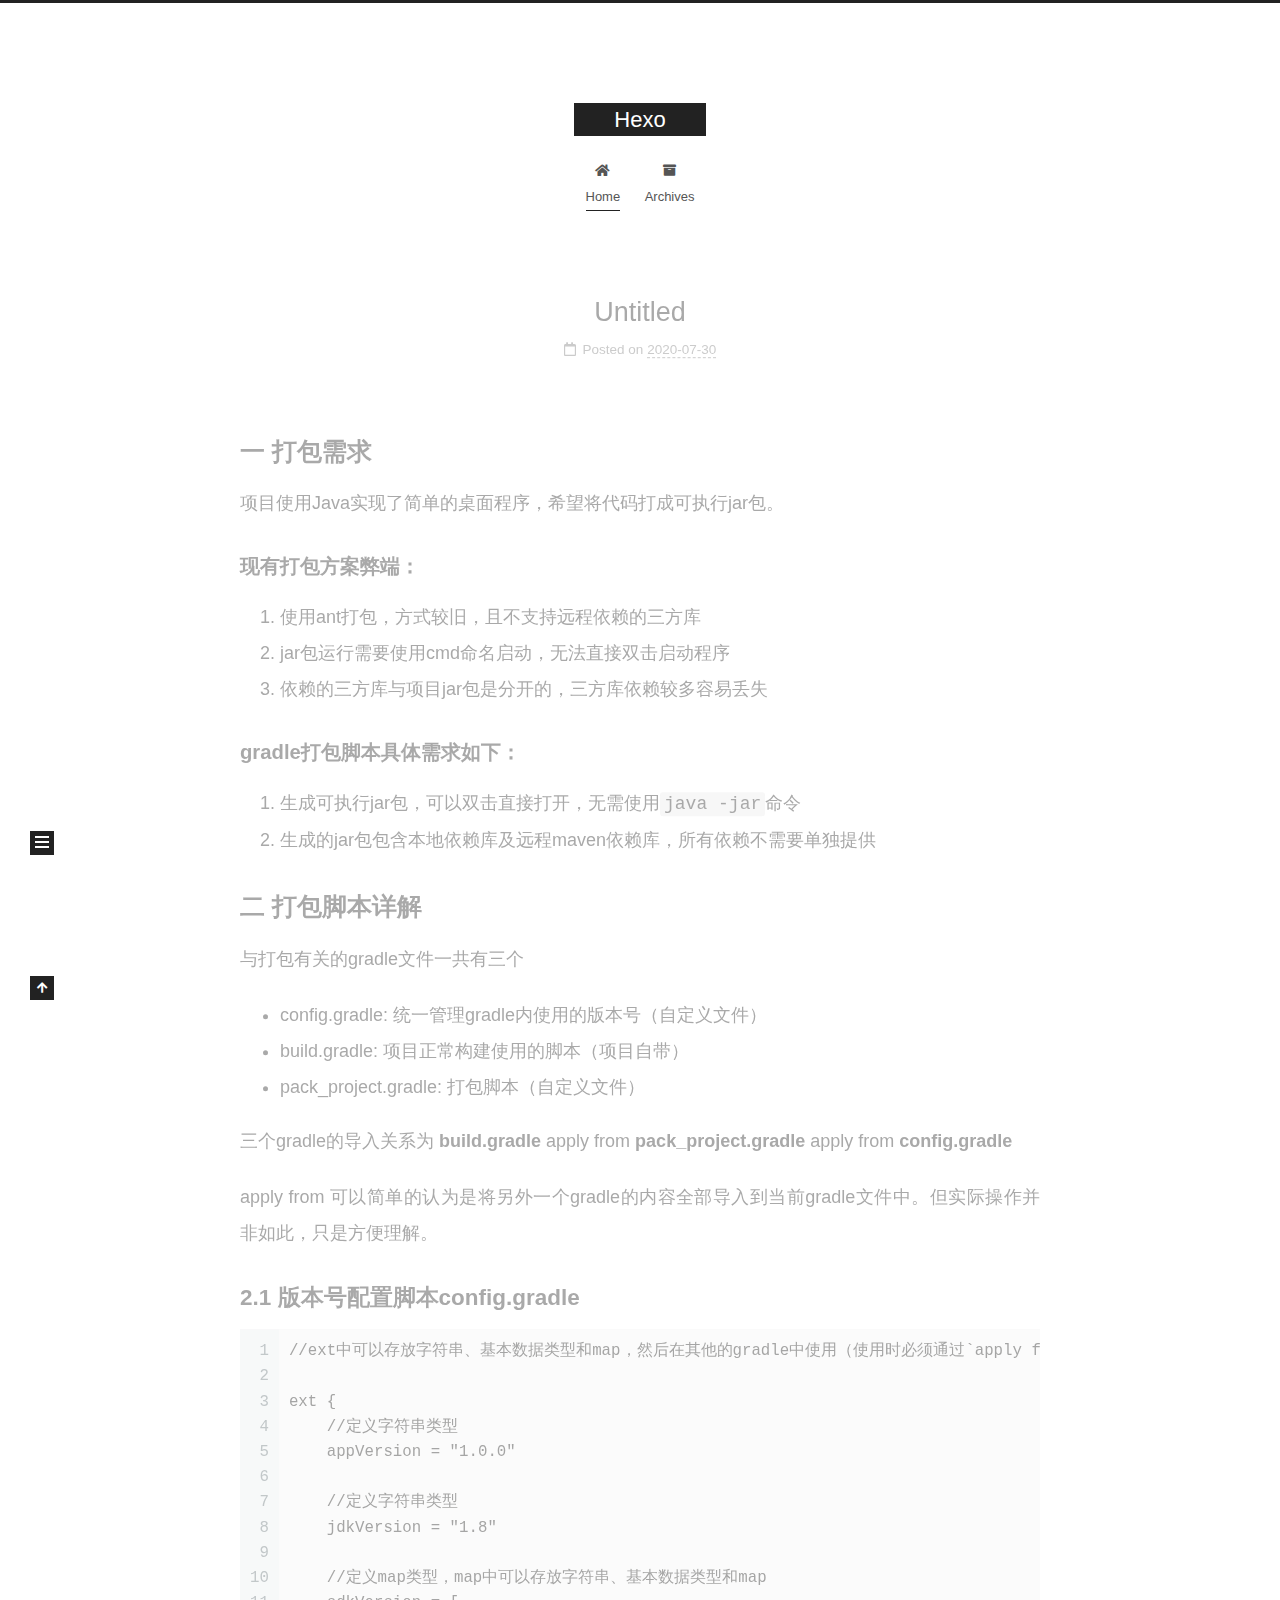
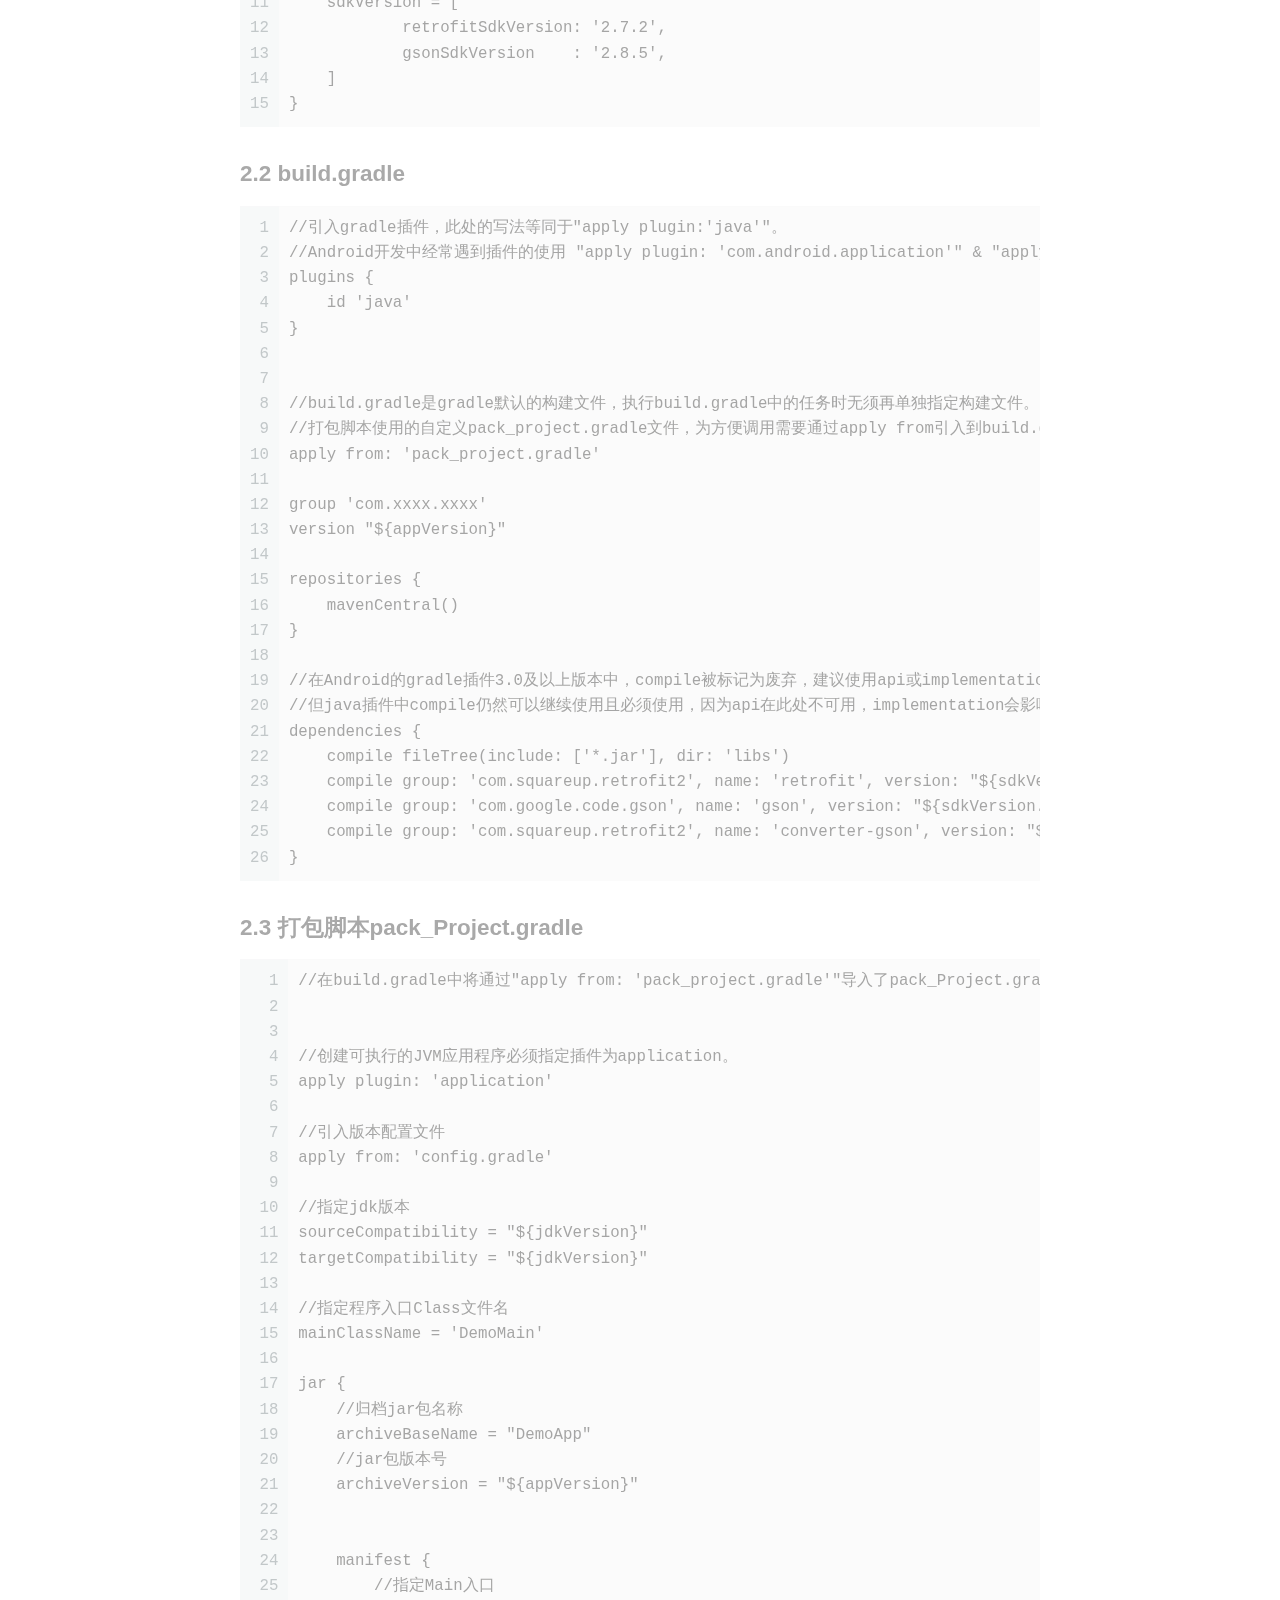
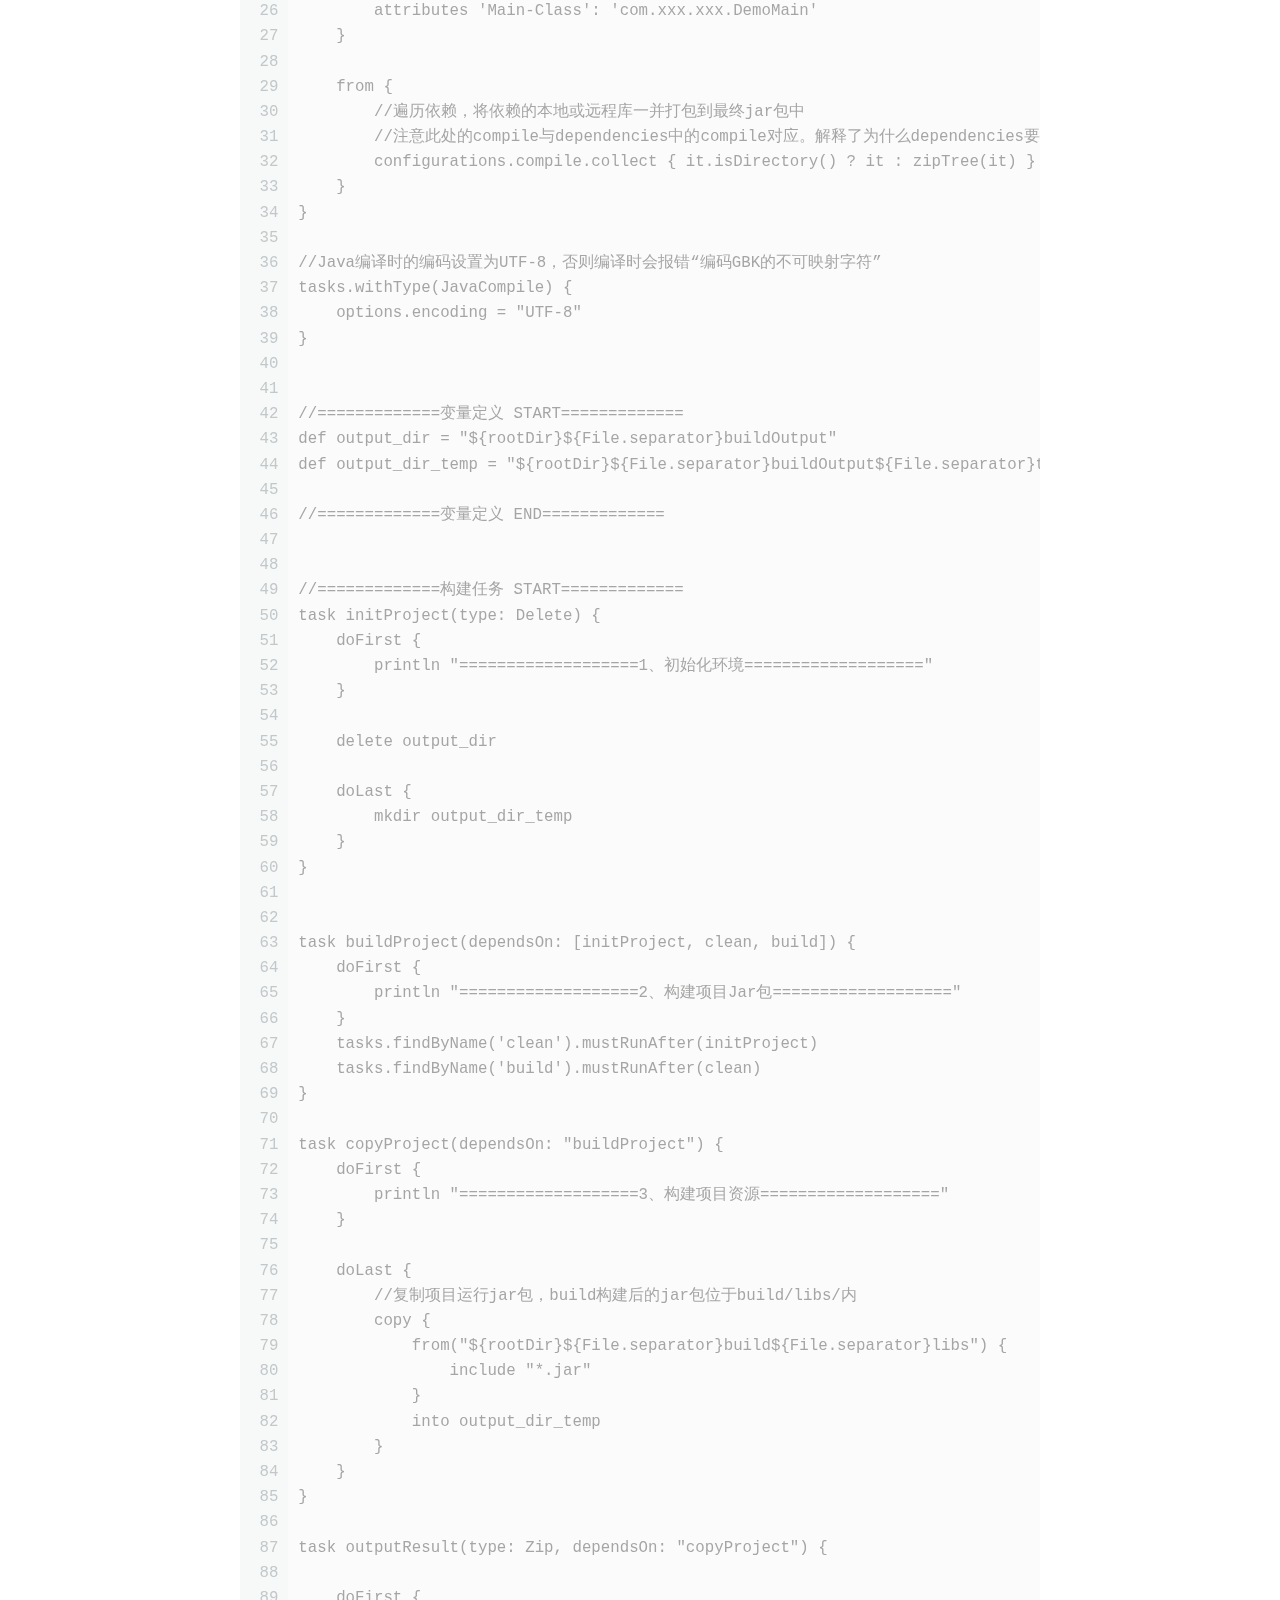
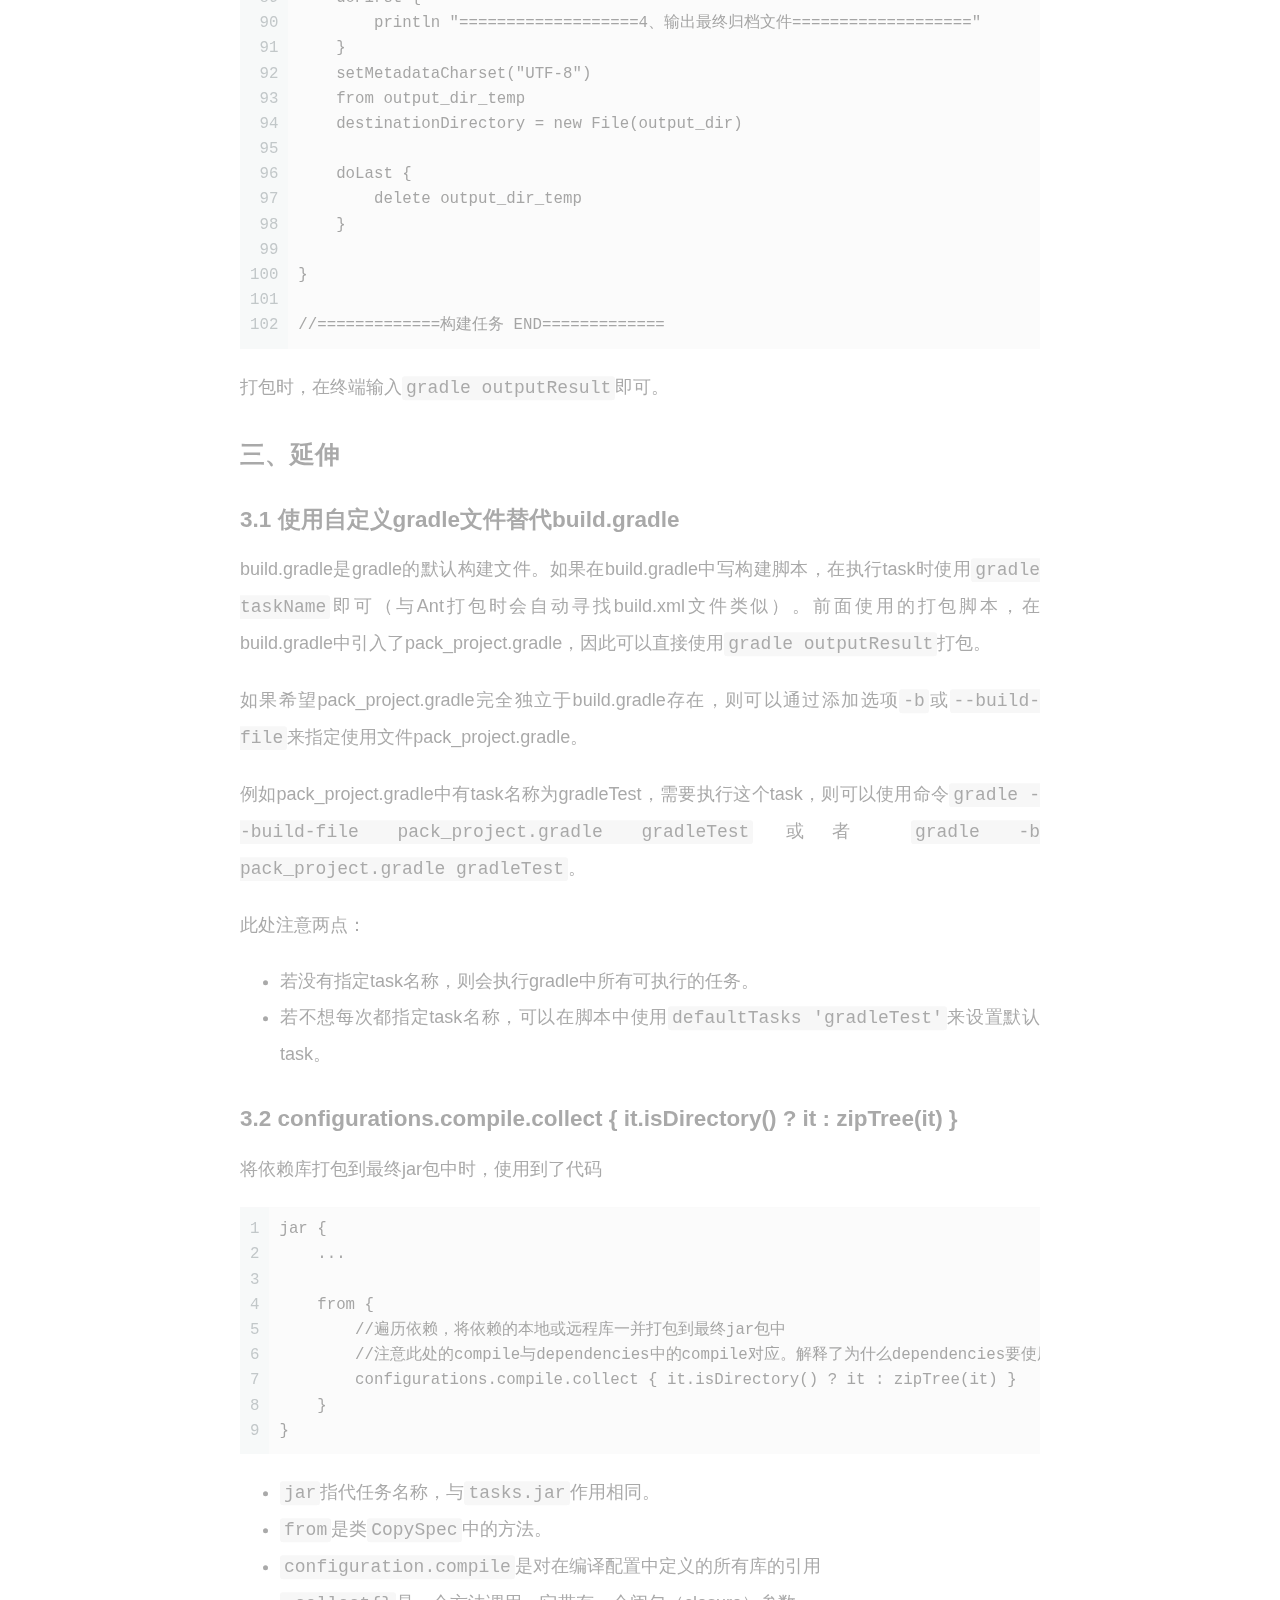
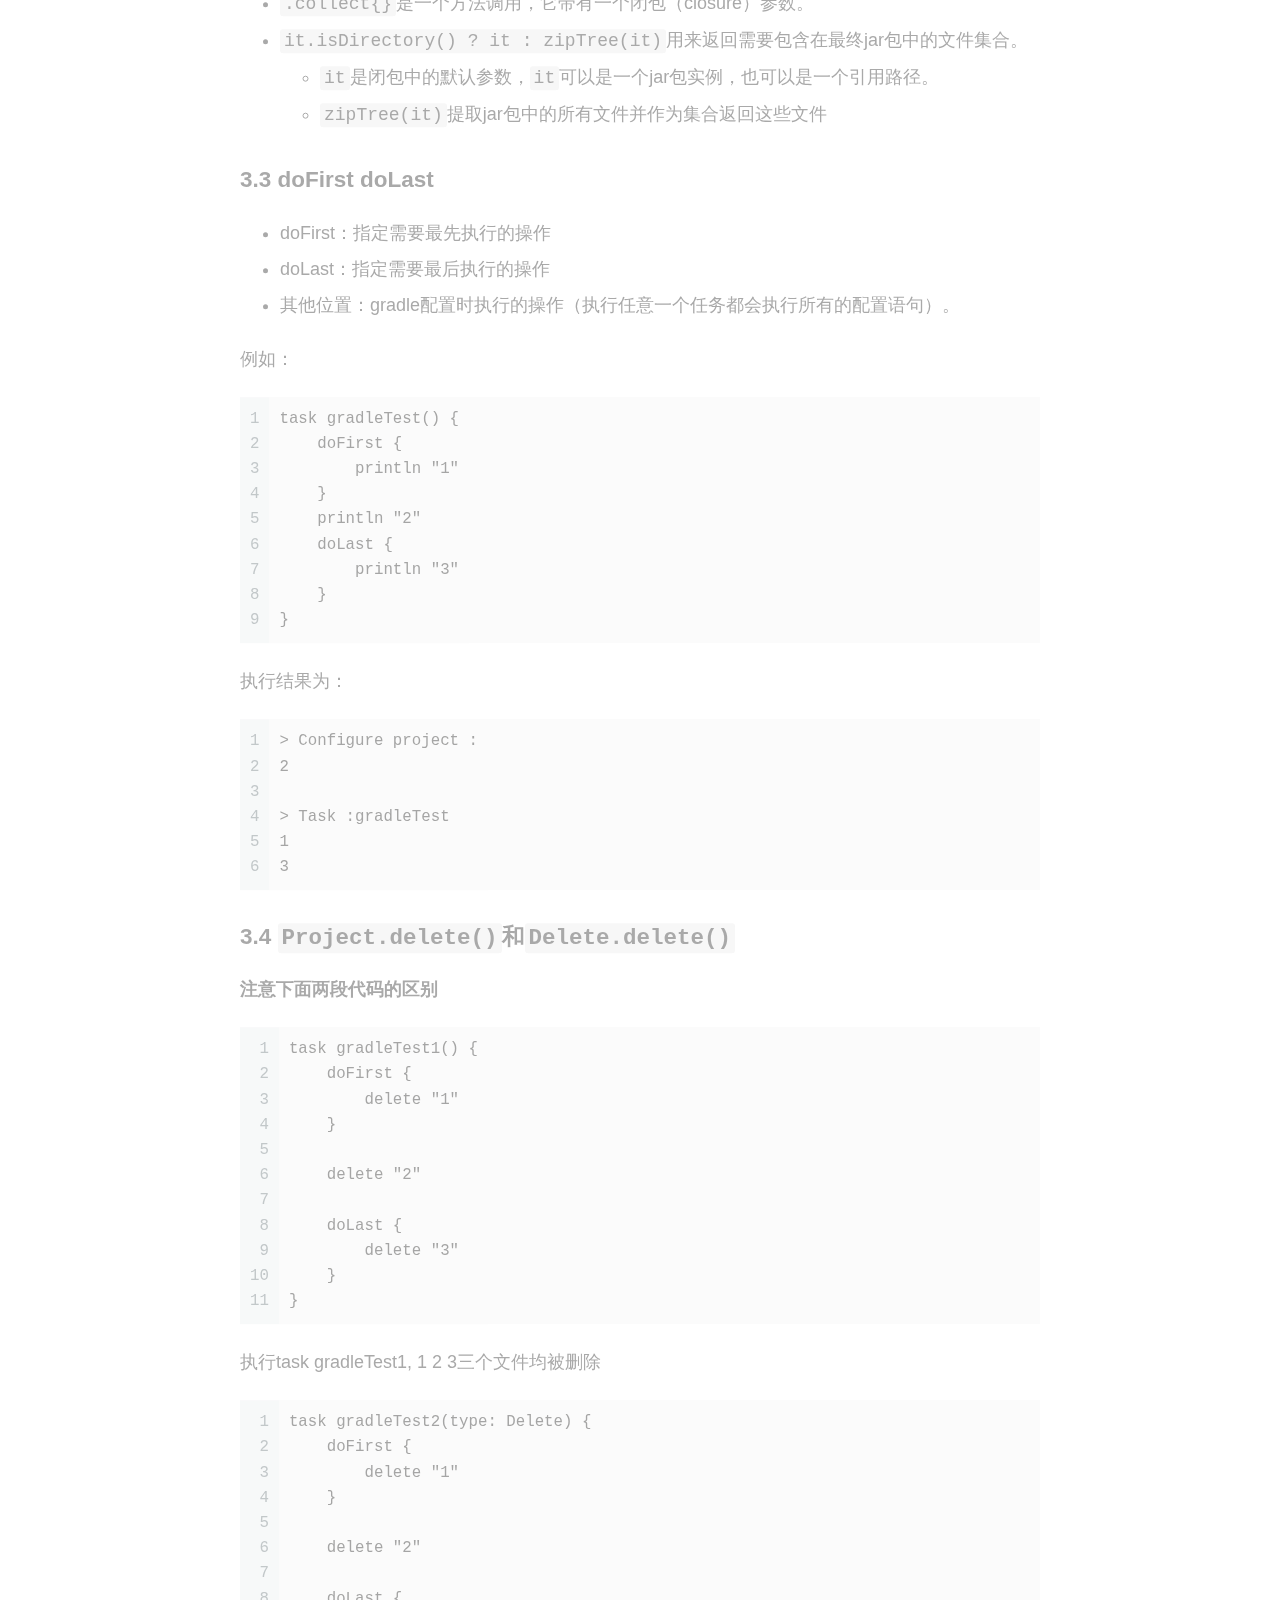
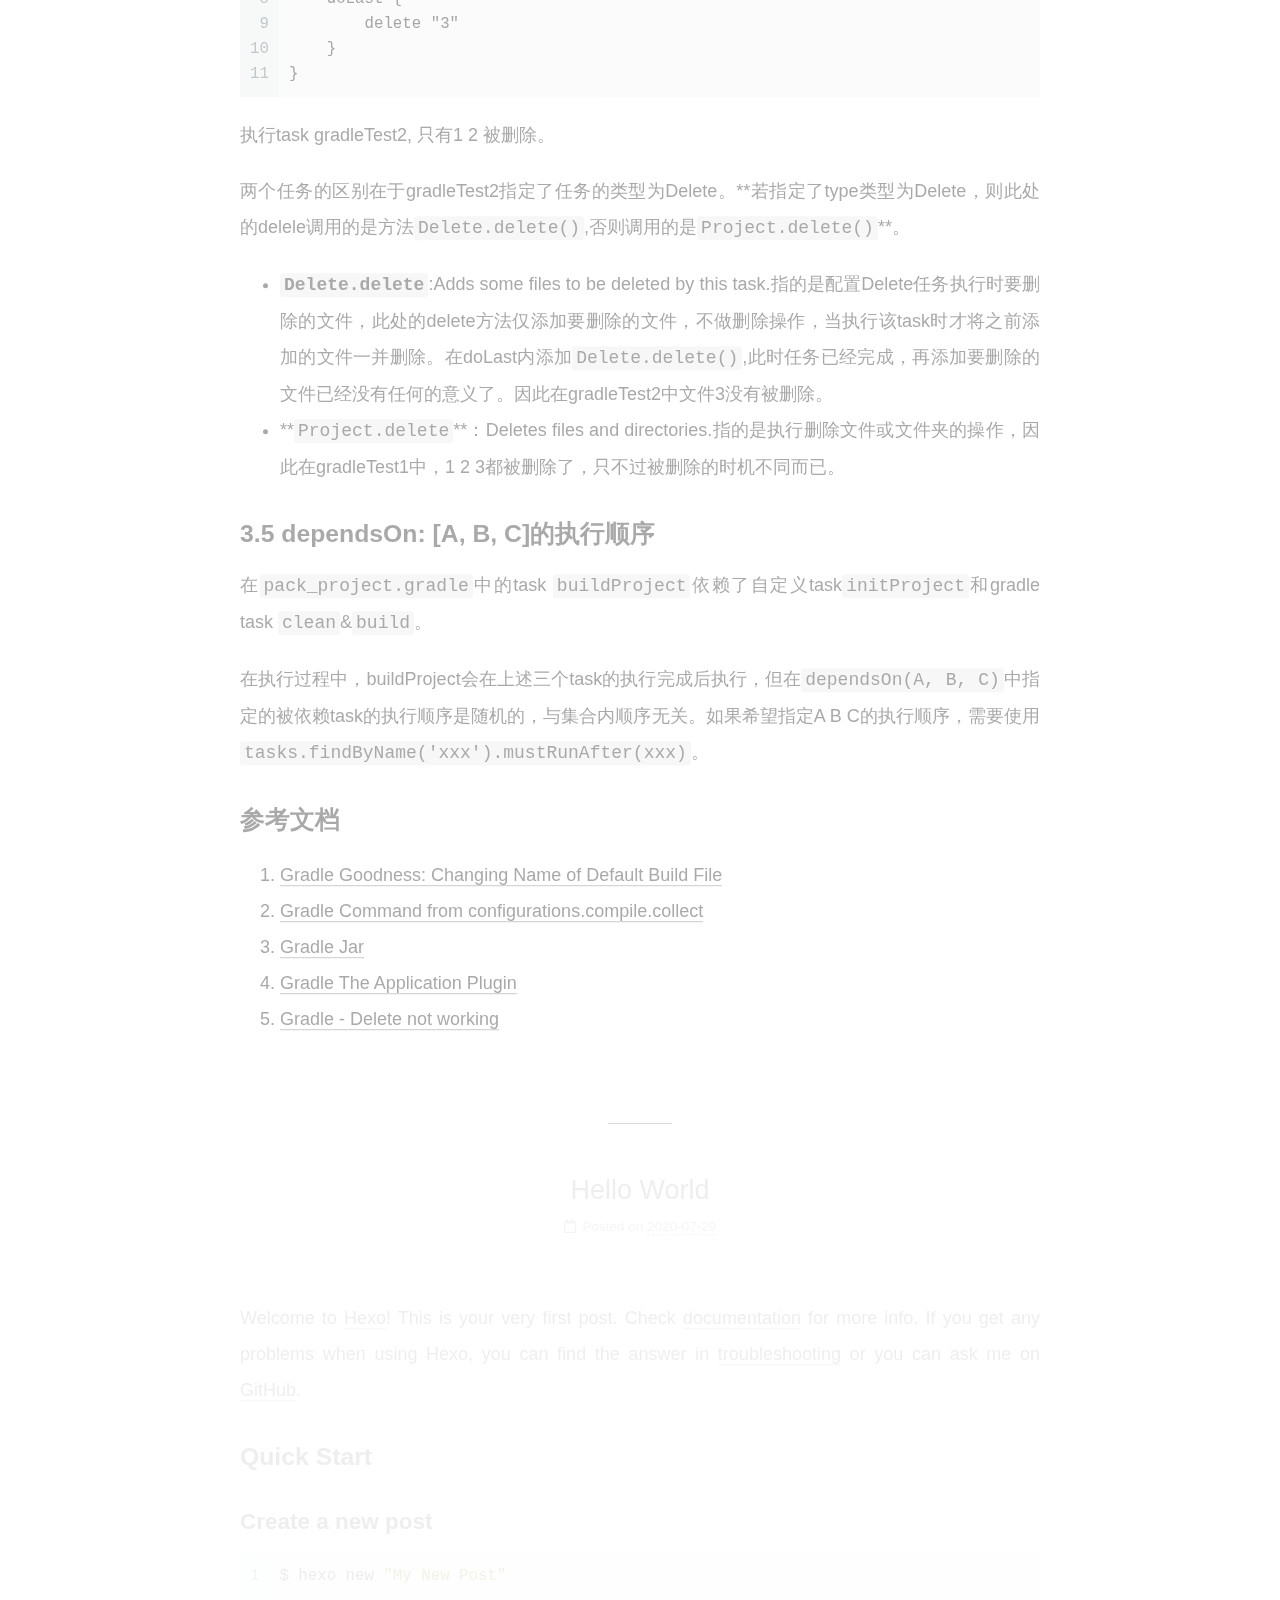
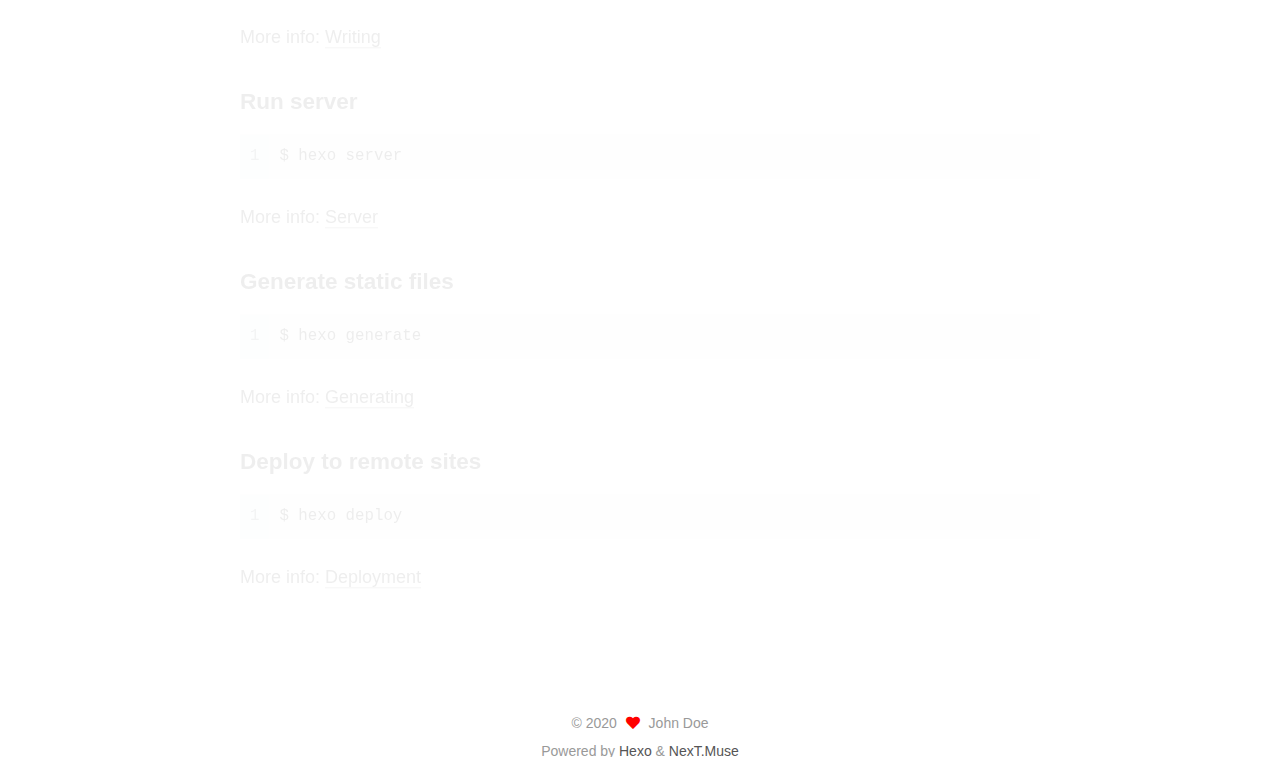
<file: index.html>
<!DOCTYPE html>
<html lang="en">
<head>
  <meta charset="UTF-8">
<meta name="viewport" content="width=device-width, initial-scale=1, maximum-scale=2">
<meta name="theme-color" content="#222">
<meta name="generator" content="Hexo 5.0.0">
  <link rel="apple-touch-icon" sizes="180x180" href="/images/apple-touch-icon-next.png">
  <link rel="icon" type="image/png" sizes="32x32" href="/images/favicon-32x32-next.png">
  <link rel="icon" type="image/png" sizes="16x16" href="/images/favicon-16x16-next.png">
  <link rel="mask-icon" href="/images/logo.svg" color="#222">

<link rel="stylesheet" href="/css/main.css">


<link rel="stylesheet" href="/lib/font-awesome/css/all.min.css">

<script id="hexo-configurations">
    var NexT = window.NexT || {};
    var CONFIG = {"hostname":"yoursite.com","root":"/","scheme":"Muse","version":"7.8.0","exturl":false,"sidebar":{"position":"left","display":"post","padding":18,"offset":12,"onmobile":false},"copycode":{"enable":false,"show_result":false,"style":null},"back2top":{"enable":true,"sidebar":false,"scrollpercent":false},"bookmark":{"enable":false,"color":"#222","save":"auto"},"fancybox":false,"mediumzoom":false,"lazyload":false,"pangu":false,"comments":{"style":"tabs","active":null,"storage":true,"lazyload":false,"nav":null},"algolia":{"hits":{"per_page":10},"labels":{"input_placeholder":"Search for Posts","hits_empty":"We didn't find any results for the search: ${query}","hits_stats":"${hits} results found in ${time} ms"}},"localsearch":{"enable":false,"trigger":"auto","top_n_per_article":1,"unescape":false,"preload":false},"motion":{"enable":true,"async":false,"transition":{"post_block":"fadeIn","post_header":"slideDownIn","post_body":"slideDownIn","coll_header":"slideLeftIn","sidebar":"slideUpIn"}}};
  </script>

  <meta property="og:type" content="website">
<meta property="og:title" content="Hexo">
<meta property="og:url" content="http://yoursite.com/index.html">
<meta property="og:site_name" content="Hexo">
<meta property="og:locale" content="en_US">
<meta property="article:author" content="John Doe">
<meta name="twitter:card" content="summary">

<link rel="canonical" href="http://yoursite.com/">


<script id="page-configurations">
  // https://hexo.io/docs/variables.html
  CONFIG.page = {
    sidebar: "",
    isHome : true,
    isPost : false,
    lang   : 'en'
  };
</script>

  <title>Hexo</title>
  






  <noscript>
  <style>
  .use-motion .brand,
  .use-motion .menu-item,
  .sidebar-inner,
  .use-motion .post-block,
  .use-motion .pagination,
  .use-motion .comments,
  .use-motion .post-header,
  .use-motion .post-body,
  .use-motion .collection-header { opacity: initial; }

  .use-motion .site-title,
  .use-motion .site-subtitle {
    opacity: initial;
    top: initial;
  }

  .use-motion .logo-line-before i { left: initial; }
  .use-motion .logo-line-after i { right: initial; }
  </style>
</noscript>

</head>

<body itemscope itemtype="http://schema.org/WebPage">
  <div class="container use-motion">
    <div class="headband"></div>

    <header class="header" itemscope itemtype="http://schema.org/WPHeader">
      <div class="header-inner"><div class="site-brand-container">
  <div class="site-nav-toggle">
    <div class="toggle" aria-label="Toggle navigation bar">
      <span class="toggle-line toggle-line-first"></span>
      <span class="toggle-line toggle-line-middle"></span>
      <span class="toggle-line toggle-line-last"></span>
    </div>
  </div>

  <div class="site-meta">

    <a href="/" class="brand" rel="start">
      <span class="logo-line-before"><i></i></span>
      <h1 class="site-title">Hexo</h1>
      <span class="logo-line-after"><i></i></span>
    </a>
  </div>

  <div class="site-nav-right">
    <div class="toggle popup-trigger">
    </div>
  </div>
</div>




<nav class="site-nav">
  <ul id="menu" class="main-menu menu">
        <li class="menu-item menu-item-home">

    <a href="/" rel="section"><i class="fa fa-home fa-fw"></i>Home</a>

  </li>
        <li class="menu-item menu-item-archives">

    <a href="/archives/" rel="section"><i class="fa fa-archive fa-fw"></i>Archives</a>

  </li>
  </ul>
</nav>




</div>
    </header>

    
  <div class="back-to-top">
    <i class="fa fa-arrow-up"></i>
    <span>0%</span>
  </div>


    <main class="main">
      <div class="main-inner">
        <div class="content-wrap">
          

          <div class="content index posts-expand">
            
      
  
  
  <article itemscope itemtype="http://schema.org/Article" class="post-block" lang="en">
    <link itemprop="mainEntityOfPage" href="http://yoursite.com/2020/07/30/test/">

    <span hidden itemprop="author" itemscope itemtype="http://schema.org/Person">
      <meta itemprop="image" content="/images/avatar.gif">
      <meta itemprop="name" content="John Doe">
      <meta itemprop="description" content="">
    </span>

    <span hidden itemprop="publisher" itemscope itemtype="http://schema.org/Organization">
      <meta itemprop="name" content="Hexo">
    </span>
      <header class="post-header">
        <h2 class="post-title" itemprop="name headline">
          
            <a href="/2020/07/30/test/" class="post-title-link" itemprop="url">Untitled</a>
        </h2>

        <div class="post-meta">
            <span class="post-meta-item">
              <span class="post-meta-item-icon">
                <i class="far fa-calendar"></i>
              </span>
              <span class="post-meta-item-text">Posted on</span>
              

              <time title="Created: 2020-07-30 10:28:53 / Modified: 10:29:54" itemprop="dateCreated datePublished" datetime="2020-07-30T10:28:53+08:00">2020-07-30</time>
            </span>

          

        </div>
      </header>

    
    
    
    <div class="post-body" itemprop="articleBody">

      
          <h2 id="一-打包需求"><a href="#一-打包需求" class="headerlink" title="一 打包需求"></a>一 打包需求</h2><p>项目使用Java实现了简单的桌面程序，希望将代码打成可执行jar包。</p>
<h4 id="现有打包方案弊端："><a href="#现有打包方案弊端：" class="headerlink" title="现有打包方案弊端："></a>现有打包方案弊端：</h4><ol>
<li>使用ant打包，方式较旧，且不支持远程依赖的三方库</li>
<li>jar包运行需要使用cmd命名启动，无法直接双击启动程序</li>
<li>依赖的三方库与项目jar包是分开的，三方库依赖较多容易丢失</li>
</ol>
<h4 id="gradle打包脚本具体需求如下："><a href="#gradle打包脚本具体需求如下：" class="headerlink" title="gradle打包脚本具体需求如下："></a>gradle打包脚本具体需求如下：</h4><ol>
<li>生成可执行jar包，可以双击直接打开，无需使用<code>java -jar</code>命令</li>
<li>生成的jar包包含本地依赖库及远程maven依赖库，所有依赖不需要单独提供</li>
</ol>
<h2 id="二-打包脚本详解"><a href="#二-打包脚本详解" class="headerlink" title="二 打包脚本详解"></a>二 打包脚本详解</h2><p>与打包有关的gradle文件一共有三个</p>
<ul>
<li>config.gradle: 统一管理gradle内使用的版本号（自定义文件）</li>
<li>build.gradle: 项目正常构建使用的脚本（项目自带）</li>
<li>pack_project.gradle: 打包脚本（自定义文件）</li>
</ul>
<p>三个gradle的导入关系为 <strong>build.gradle</strong> apply from <strong>pack_project.gradle</strong> apply from <strong>config.gradle</strong></p>
<p>apply from 可以简单的认为是将另外一个gradle的内容全部导入到当前gradle文件中。但实际操作并非如此，只是方便理解。</p>
<h3 id="2-1-版本号配置脚本config-gradle"><a href="#2-1-版本号配置脚本config-gradle" class="headerlink" title="2.1 版本号配置脚本config.gradle"></a>2.1 版本号配置脚本config.gradle</h3><figure class="highlight plain"><table><tr><td class="gutter"><pre><span class="line">1</span><br><span class="line">2</span><br><span class="line">3</span><br><span class="line">4</span><br><span class="line">5</span><br><span class="line">6</span><br><span class="line">7</span><br><span class="line">8</span><br><span class="line">9</span><br><span class="line">10</span><br><span class="line">11</span><br><span class="line">12</span><br><span class="line">13</span><br><span class="line">14</span><br><span class="line">15</span><br></pre></td><td class="code"><pre><span class="line">&#x2F;&#x2F;ext中可以存放字符串、基本数据类型和map，然后在其他的gradle中使用（使用时必须通过&#96;apply from: &#39;xxx.gradle&#39;&#96;导入）。</span><br><span class="line"></span><br><span class="line">ext &#123;</span><br><span class="line">    &#x2F;&#x2F;定义字符串类型</span><br><span class="line">    appVersion &#x3D; &quot;1.0.0&quot; </span><br><span class="line"></span><br><span class="line">    &#x2F;&#x2F;定义字符串类型</span><br><span class="line">    jdkVersion &#x3D; &quot;1.8&quot; </span><br><span class="line"></span><br><span class="line">    &#x2F;&#x2F;定义map类型，map中可以存放字符串、基本数据类型和map</span><br><span class="line">    sdkVersion &#x3D; [</span><br><span class="line">            retrofitSdkVersion: &#39;2.7.2&#39;,</span><br><span class="line">            gsonSdkVersion    : &#39;2.8.5&#39;,</span><br><span class="line">    ]</span><br><span class="line">&#125;</span><br></pre></td></tr></table></figure>

<h3 id="2-2-build-gradle"><a href="#2-2-build-gradle" class="headerlink" title="2.2 build.gradle"></a>2.2 build.gradle</h3><figure class="highlight plain"><table><tr><td class="gutter"><pre><span class="line">1</span><br><span class="line">2</span><br><span class="line">3</span><br><span class="line">4</span><br><span class="line">5</span><br><span class="line">6</span><br><span class="line">7</span><br><span class="line">8</span><br><span class="line">9</span><br><span class="line">10</span><br><span class="line">11</span><br><span class="line">12</span><br><span class="line">13</span><br><span class="line">14</span><br><span class="line">15</span><br><span class="line">16</span><br><span class="line">17</span><br><span class="line">18</span><br><span class="line">19</span><br><span class="line">20</span><br><span class="line">21</span><br><span class="line">22</span><br><span class="line">23</span><br><span class="line">24</span><br><span class="line">25</span><br><span class="line">26</span><br></pre></td><td class="code"><pre><span class="line">&#x2F;&#x2F;引入gradle插件，此处的写法等同于&quot;apply plugin:&#39;java&#39;&quot;。</span><br><span class="line">&#x2F;&#x2F;Android开发中经常遇到插件的使用 &quot;apply plugin: &#39;com.android.application&#39;&quot; &amp; &quot;apply plugin: &#39;com.android.library&#39;&quot;</span><br><span class="line">plugins &#123;</span><br><span class="line">    id &#39;java&#39;</span><br><span class="line">&#125;</span><br><span class="line"></span><br><span class="line"></span><br><span class="line">&#x2F;&#x2F;build.gradle是gradle默认的构建文件，执行build.gradle中的任务时无须再单独指定构建文件。</span><br><span class="line">&#x2F;&#x2F;打包脚本使用的自定义pack_project.gradle文件，为方便调用需要通过apply from引入到build.gradle中。</span><br><span class="line">apply from: &#39;pack_project.gradle&#39;</span><br><span class="line"></span><br><span class="line">group &#39;com.xxxx.xxxx&#39;</span><br><span class="line">version &quot;$&#123;appVersion&#125;&quot;</span><br><span class="line"></span><br><span class="line">repositories &#123;</span><br><span class="line">    mavenCentral()</span><br><span class="line">&#125;</span><br><span class="line"></span><br><span class="line">&#x2F;&#x2F;在Android的gradle插件3.0及以上版本中，compile被标记为废弃，建议使用api或implementation。</span><br><span class="line">&#x2F;&#x2F;但java插件中compile仍然可以继续使用且必须使用，因为api在此处不可用，implementation会影响三方库合并到jar包中。</span><br><span class="line">dependencies &#123;</span><br><span class="line">    compile fileTree(include: [&#39;*.jar&#39;], dir: &#39;libs&#39;)</span><br><span class="line">    compile group: &#39;com.squareup.retrofit2&#39;, name: &#39;retrofit&#39;, version: &quot;$&#123;sdkVersion.retrofitSdkVersion&#125;&quot;</span><br><span class="line">    compile group: &#39;com.google.code.gson&#39;, name: &#39;gson&#39;, version: &quot;$&#123;sdkVersion.gsonSdkVersion&#125;&quot;</span><br><span class="line">    compile group: &#39;com.squareup.retrofit2&#39;, name: &#39;converter-gson&#39;, version: &quot;$&#123;sdkVersion.retrofitSdkVersion&#125;&quot;</span><br><span class="line">&#125;</span><br></pre></td></tr></table></figure>

<h3 id="2-3-打包脚本pack-Project-gradle"><a href="#2-3-打包脚本pack-Project-gradle" class="headerlink" title="2.3 打包脚本pack_Project.gradle"></a>2.3 打包脚本pack_Project.gradle</h3><figure class="highlight plain"><table><tr><td class="gutter"><pre><span class="line">1</span><br><span class="line">2</span><br><span class="line">3</span><br><span class="line">4</span><br><span class="line">5</span><br><span class="line">6</span><br><span class="line">7</span><br><span class="line">8</span><br><span class="line">9</span><br><span class="line">10</span><br><span class="line">11</span><br><span class="line">12</span><br><span class="line">13</span><br><span class="line">14</span><br><span class="line">15</span><br><span class="line">16</span><br><span class="line">17</span><br><span class="line">18</span><br><span class="line">19</span><br><span class="line">20</span><br><span class="line">21</span><br><span class="line">22</span><br><span class="line">23</span><br><span class="line">24</span><br><span class="line">25</span><br><span class="line">26</span><br><span class="line">27</span><br><span class="line">28</span><br><span class="line">29</span><br><span class="line">30</span><br><span class="line">31</span><br><span class="line">32</span><br><span class="line">33</span><br><span class="line">34</span><br><span class="line">35</span><br><span class="line">36</span><br><span class="line">37</span><br><span class="line">38</span><br><span class="line">39</span><br><span class="line">40</span><br><span class="line">41</span><br><span class="line">42</span><br><span class="line">43</span><br><span class="line">44</span><br><span class="line">45</span><br><span class="line">46</span><br><span class="line">47</span><br><span class="line">48</span><br><span class="line">49</span><br><span class="line">50</span><br><span class="line">51</span><br><span class="line">52</span><br><span class="line">53</span><br><span class="line">54</span><br><span class="line">55</span><br><span class="line">56</span><br><span class="line">57</span><br><span class="line">58</span><br><span class="line">59</span><br><span class="line">60</span><br><span class="line">61</span><br><span class="line">62</span><br><span class="line">63</span><br><span class="line">64</span><br><span class="line">65</span><br><span class="line">66</span><br><span class="line">67</span><br><span class="line">68</span><br><span class="line">69</span><br><span class="line">70</span><br><span class="line">71</span><br><span class="line">72</span><br><span class="line">73</span><br><span class="line">74</span><br><span class="line">75</span><br><span class="line">76</span><br><span class="line">77</span><br><span class="line">78</span><br><span class="line">79</span><br><span class="line">80</span><br><span class="line">81</span><br><span class="line">82</span><br><span class="line">83</span><br><span class="line">84</span><br><span class="line">85</span><br><span class="line">86</span><br><span class="line">87</span><br><span class="line">88</span><br><span class="line">89</span><br><span class="line">90</span><br><span class="line">91</span><br><span class="line">92</span><br><span class="line">93</span><br><span class="line">94</span><br><span class="line">95</span><br><span class="line">96</span><br><span class="line">97</span><br><span class="line">98</span><br><span class="line">99</span><br><span class="line">100</span><br><span class="line">101</span><br><span class="line">102</span><br></pre></td><td class="code"><pre><span class="line">&#x2F;&#x2F;在build.gradle中将通过&quot;apply from: &#39;pack_project.gradle&#39;&quot;导入了pack_Project.gradle，因此在pack_Project.gradle版本中可共用build.gradle中的配置，不必再单独配置repositories、dependencies等内容。</span><br><span class="line"></span><br><span class="line"></span><br><span class="line">&#x2F;&#x2F;创建可执行的JVM应用程序必须指定插件为application。</span><br><span class="line">apply plugin: &#39;application&#39;</span><br><span class="line"></span><br><span class="line">&#x2F;&#x2F;引入版本配置文件</span><br><span class="line">apply from: &#39;config.gradle&#39;</span><br><span class="line"></span><br><span class="line">&#x2F;&#x2F;指定jdk版本</span><br><span class="line">sourceCompatibility &#x3D; &quot;$&#123;jdkVersion&#125;&quot;</span><br><span class="line">targetCompatibility &#x3D; &quot;$&#123;jdkVersion&#125;&quot;</span><br><span class="line"></span><br><span class="line">&#x2F;&#x2F;指定程序入口Class文件名</span><br><span class="line">mainClassName &#x3D; &#39;DemoMain&#39;</span><br><span class="line"></span><br><span class="line">jar &#123;</span><br><span class="line">    &#x2F;&#x2F;归档jar包名称</span><br><span class="line">    archiveBaseName &#x3D; &quot;DemoApp&quot;</span><br><span class="line">    &#x2F;&#x2F;jar包版本号</span><br><span class="line">    archiveVersion &#x3D; &quot;$&#123;appVersion&#125;&quot;</span><br><span class="line">    </span><br><span class="line">    </span><br><span class="line">    manifest &#123;</span><br><span class="line">        &#x2F;&#x2F;指定Main入口</span><br><span class="line">        attributes &#39;Main-Class&#39;: &#39;com.xxx.xxx.DemoMain&#39;</span><br><span class="line">    &#125;</span><br><span class="line"></span><br><span class="line">    from &#123;</span><br><span class="line">        &#x2F;&#x2F;遍历依赖，将依赖的本地或远程库一并打包到最终jar包中</span><br><span class="line">        &#x2F;&#x2F;注意此处的compile与dependencies中的compile对应。解释了为什么dependencies要使用compile。</span><br><span class="line">        configurations.compile.collect &#123; it.isDirectory() ? it : zipTree(it) &#125;</span><br><span class="line">    &#125;</span><br><span class="line">&#125;</span><br><span class="line"></span><br><span class="line">&#x2F;&#x2F;Java编译时的编码设置为UTF-8，否则编译时会报错“编码GBK的不可映射字符”</span><br><span class="line">tasks.withType(JavaCompile) &#123;</span><br><span class="line">    options.encoding &#x3D; &quot;UTF-8&quot;</span><br><span class="line">&#125;</span><br><span class="line"></span><br><span class="line"></span><br><span class="line">&#x2F;&#x2F;&#x3D;&#x3D;&#x3D;&#x3D;&#x3D;&#x3D;&#x3D;&#x3D;&#x3D;&#x3D;&#x3D;&#x3D;&#x3D;变量定义 START&#x3D;&#x3D;&#x3D;&#x3D;&#x3D;&#x3D;&#x3D;&#x3D;&#x3D;&#x3D;&#x3D;&#x3D;&#x3D;</span><br><span class="line">def output_dir &#x3D; &quot;$&#123;rootDir&#125;$&#123;File.separator&#125;buildOutput&quot;</span><br><span class="line">def output_dir_temp &#x3D; &quot;$&#123;rootDir&#125;$&#123;File.separator&#125;buildOutput$&#123;File.separator&#125;temp&quot;</span><br><span class="line"></span><br><span class="line">&#x2F;&#x2F;&#x3D;&#x3D;&#x3D;&#x3D;&#x3D;&#x3D;&#x3D;&#x3D;&#x3D;&#x3D;&#x3D;&#x3D;&#x3D;变量定义 END&#x3D;&#x3D;&#x3D;&#x3D;&#x3D;&#x3D;&#x3D;&#x3D;&#x3D;&#x3D;&#x3D;&#x3D;&#x3D;</span><br><span class="line"></span><br><span class="line"></span><br><span class="line">&#x2F;&#x2F;&#x3D;&#x3D;&#x3D;&#x3D;&#x3D;&#x3D;&#x3D;&#x3D;&#x3D;&#x3D;&#x3D;&#x3D;&#x3D;构建任务 START&#x3D;&#x3D;&#x3D;&#x3D;&#x3D;&#x3D;&#x3D;&#x3D;&#x3D;&#x3D;&#x3D;&#x3D;&#x3D;</span><br><span class="line">task initProject(type: Delete) &#123;</span><br><span class="line">    doFirst &#123;</span><br><span class="line">        println &quot;&#x3D;&#x3D;&#x3D;&#x3D;&#x3D;&#x3D;&#x3D;&#x3D;&#x3D;&#x3D;&#x3D;&#x3D;&#x3D;&#x3D;&#x3D;&#x3D;&#x3D;&#x3D;&#x3D;1、初始化环境&#x3D;&#x3D;&#x3D;&#x3D;&#x3D;&#x3D;&#x3D;&#x3D;&#x3D;&#x3D;&#x3D;&#x3D;&#x3D;&#x3D;&#x3D;&#x3D;&#x3D;&#x3D;&#x3D;&quot;</span><br><span class="line">    &#125;</span><br><span class="line"></span><br><span class="line">    delete output_dir</span><br><span class="line"></span><br><span class="line">    doLast &#123;</span><br><span class="line">        mkdir output_dir_temp</span><br><span class="line">    &#125;</span><br><span class="line">&#125;</span><br><span class="line"></span><br><span class="line"></span><br><span class="line">task buildProject(dependsOn: [initProject, clean, build]) &#123;</span><br><span class="line">    doFirst &#123;</span><br><span class="line">        println &quot;&#x3D;&#x3D;&#x3D;&#x3D;&#x3D;&#x3D;&#x3D;&#x3D;&#x3D;&#x3D;&#x3D;&#x3D;&#x3D;&#x3D;&#x3D;&#x3D;&#x3D;&#x3D;&#x3D;2、构建项目Jar包&#x3D;&#x3D;&#x3D;&#x3D;&#x3D;&#x3D;&#x3D;&#x3D;&#x3D;&#x3D;&#x3D;&#x3D;&#x3D;&#x3D;&#x3D;&#x3D;&#x3D;&#x3D;&#x3D;&quot;</span><br><span class="line">    &#125;</span><br><span class="line">    tasks.findByName(&#39;clean&#39;).mustRunAfter(initProject)</span><br><span class="line">    tasks.findByName(&#39;build&#39;).mustRunAfter(clean)</span><br><span class="line">&#125;</span><br><span class="line"></span><br><span class="line">task copyProject(dependsOn: &quot;buildProject&quot;) &#123;</span><br><span class="line">    doFirst &#123;</span><br><span class="line">        println &quot;&#x3D;&#x3D;&#x3D;&#x3D;&#x3D;&#x3D;&#x3D;&#x3D;&#x3D;&#x3D;&#x3D;&#x3D;&#x3D;&#x3D;&#x3D;&#x3D;&#x3D;&#x3D;&#x3D;3、构建项目资源&#x3D;&#x3D;&#x3D;&#x3D;&#x3D;&#x3D;&#x3D;&#x3D;&#x3D;&#x3D;&#x3D;&#x3D;&#x3D;&#x3D;&#x3D;&#x3D;&#x3D;&#x3D;&#x3D;&quot;</span><br><span class="line">    &#125;</span><br><span class="line"></span><br><span class="line">    doLast &#123;</span><br><span class="line">        &#x2F;&#x2F;复制项目运行jar包，build构建后的jar包位于build&#x2F;libs&#x2F;内</span><br><span class="line">        copy &#123;</span><br><span class="line">            from(&quot;$&#123;rootDir&#125;$&#123;File.separator&#125;build$&#123;File.separator&#125;libs&quot;) &#123;</span><br><span class="line">                include &quot;*.jar&quot;</span><br><span class="line">            &#125;</span><br><span class="line">            into output_dir_temp</span><br><span class="line">        &#125;</span><br><span class="line">    &#125;</span><br><span class="line">&#125;</span><br><span class="line"></span><br><span class="line">task outputResult(type: Zip, dependsOn: &quot;copyProject&quot;) &#123;</span><br><span class="line"></span><br><span class="line">    doFirst &#123;</span><br><span class="line">        println &quot;&#x3D;&#x3D;&#x3D;&#x3D;&#x3D;&#x3D;&#x3D;&#x3D;&#x3D;&#x3D;&#x3D;&#x3D;&#x3D;&#x3D;&#x3D;&#x3D;&#x3D;&#x3D;&#x3D;4、输出最终归档文件&#x3D;&#x3D;&#x3D;&#x3D;&#x3D;&#x3D;&#x3D;&#x3D;&#x3D;&#x3D;&#x3D;&#x3D;&#x3D;&#x3D;&#x3D;&#x3D;&#x3D;&#x3D;&#x3D;&quot;</span><br><span class="line">    &#125;</span><br><span class="line">    setMetadataCharset(&quot;UTF-8&quot;)</span><br><span class="line">    from output_dir_temp</span><br><span class="line">    destinationDirectory &#x3D; new File(output_dir)</span><br><span class="line"></span><br><span class="line">    doLast &#123;</span><br><span class="line">        delete output_dir_temp</span><br><span class="line">    &#125;</span><br><span class="line"></span><br><span class="line">&#125;</span><br><span class="line"></span><br><span class="line">&#x2F;&#x2F;&#x3D;&#x3D;&#x3D;&#x3D;&#x3D;&#x3D;&#x3D;&#x3D;&#x3D;&#x3D;&#x3D;&#x3D;&#x3D;构建任务 END&#x3D;&#x3D;&#x3D;&#x3D;&#x3D;&#x3D;&#x3D;&#x3D;&#x3D;&#x3D;&#x3D;&#x3D;&#x3D;</span><br></pre></td></tr></table></figure>

<p>打包时，在终端输入<code>gradle outputResult</code>即可。</p>
<h2 id="三、延伸"><a href="#三、延伸" class="headerlink" title="三、延伸"></a>三、延伸</h2><h3 id="3-1-使用自定义gradle文件替代build-gradle"><a href="#3-1-使用自定义gradle文件替代build-gradle" class="headerlink" title="3.1 使用自定义gradle文件替代build.gradle"></a>3.1 使用自定义gradle文件替代build.gradle</h3><p>build.gradle是gradle的默认构建文件。如果在build.gradle中写构建脚本，在执行task时使用<code>gradle taskName</code>即可（与Ant打包时会自动寻找build.xml文件类似）。前面使用的打包脚本，在build.gradle中引入了pack_project.gradle，因此可以直接使用<code>gradle outputResult</code>打包。</p>
<p>如果希望pack_project.gradle完全独立于build.gradle存在，则可以通过添加选项<code>-b</code>或<code>--build-file</code>来指定使用文件pack_project.gradle。</p>
<p>例如pack_project.gradle中有task名称为gradleTest，需要执行这个task，则可以使用命令<code>gradle --build-file pack_project.gradle gradleTest</code> 或者 <code>gradle -b pack_project.gradle gradleTest</code>。 </p>
<p>此处注意两点：</p>
<ul>
<li>若没有指定task名称，则会执行gradle中所有可执行的任务。</li>
<li>若不想每次都指定task名称，可以在脚本中使用<code>defaultTasks &#39;gradleTest&#39;</code>来设置默认task。</li>
</ul>
<h3 id="3-2-configurations-compile-collect-it-isDirectory-it-zipTree-it"><a href="#3-2-configurations-compile-collect-it-isDirectory-it-zipTree-it" class="headerlink" title="3.2 configurations.compile.collect { it.isDirectory() ? it : zipTree(it) }"></a>3.2 configurations.compile.collect { it.isDirectory() ? it : zipTree(it) }</h3><p>将依赖库打包到最终jar包中时，使用到了代码</p>
<figure class="highlight plain"><table><tr><td class="gutter"><pre><span class="line">1</span><br><span class="line">2</span><br><span class="line">3</span><br><span class="line">4</span><br><span class="line">5</span><br><span class="line">6</span><br><span class="line">7</span><br><span class="line">8</span><br><span class="line">9</span><br></pre></td><td class="code"><pre><span class="line">jar &#123;</span><br><span class="line">    ...</span><br><span class="line"></span><br><span class="line">    from &#123;</span><br><span class="line">        &#x2F;&#x2F;遍历依赖，将依赖的本地或远程库一并打包到最终jar包中</span><br><span class="line">        &#x2F;&#x2F;注意此处的compile与dependencies中的compile对应。解释了为什么dependencies要使用compile。</span><br><span class="line">        configurations.compile.collect &#123; it.isDirectory() ? it : zipTree(it) &#125;</span><br><span class="line">    &#125;</span><br><span class="line">&#125;</span><br></pre></td></tr></table></figure>

<ul>
<li><code>jar</code>指代任务名称，与<code>tasks.jar</code>作用相同。</li>
<li><code>from</code>是类<code>CopySpec</code>中的方法。</li>
<li><code>configuration.compile</code>是对在编译配置中定义的所有库的引用</li>
<li><code>.collect&#123;&#125;</code>是一个方法调用，它带有一个闭包（closure）参数。</li>
<li><code>it.isDirectory() ? it : zipTree(it)</code>用来返回需要包含在最终jar包中的文件集合。<ul>
<li><code>it</code>是闭包中的默认参数，<code>it</code>可以是一个jar包实例，也可以是一个引用路径。</li>
<li><code>zipTree(it)</code>提取jar包中的所有文件并作为集合返回这些文件</li>
</ul>
</li>
</ul>
<h3 id="3-3-doFirst-doLast"><a href="#3-3-doFirst-doLast" class="headerlink" title="3.3 doFirst doLast"></a>3.3 doFirst doLast</h3><ul>
<li>doFirst：指定需要最先执行的操作</li>
<li>doLast：指定需要最后执行的操作</li>
<li>其他位置：gradle配置时执行的操作（执行任意一个任务都会执行所有的配置语句）。</li>
</ul>
<p>例如：</p>
<figure class="highlight plain"><table><tr><td class="gutter"><pre><span class="line">1</span><br><span class="line">2</span><br><span class="line">3</span><br><span class="line">4</span><br><span class="line">5</span><br><span class="line">6</span><br><span class="line">7</span><br><span class="line">8</span><br><span class="line">9</span><br></pre></td><td class="code"><pre><span class="line">task gradleTest() &#123;</span><br><span class="line">    doFirst &#123;</span><br><span class="line">        println &quot;1&quot;</span><br><span class="line">    &#125;</span><br><span class="line">    println &quot;2&quot;</span><br><span class="line">    doLast &#123;</span><br><span class="line">        println &quot;3&quot;</span><br><span class="line">    &#125;</span><br><span class="line">&#125;</span><br></pre></td></tr></table></figure>
<p>执行结果为：</p>
<figure class="highlight plain"><table><tr><td class="gutter"><pre><span class="line">1</span><br><span class="line">2</span><br><span class="line">3</span><br><span class="line">4</span><br><span class="line">5</span><br><span class="line">6</span><br></pre></td><td class="code"><pre><span class="line">&gt; Configure project :</span><br><span class="line">2</span><br><span class="line"></span><br><span class="line">&gt; Task :gradleTest</span><br><span class="line">1</span><br><span class="line">3</span><br></pre></td></tr></table></figure>


<h3 id="3-4-Project-delete-和Delete-delete"><a href="#3-4-Project-delete-和Delete-delete" class="headerlink" title="3.4 Project.delete()和Delete.delete()"></a>3.4 <code>Project.delete()</code>和<code>Delete.delete()</code></h3><p><strong>注意下面两段代码的区别</strong></p>
<figure class="highlight plain"><table><tr><td class="gutter"><pre><span class="line">1</span><br><span class="line">2</span><br><span class="line">3</span><br><span class="line">4</span><br><span class="line">5</span><br><span class="line">6</span><br><span class="line">7</span><br><span class="line">8</span><br><span class="line">9</span><br><span class="line">10</span><br><span class="line">11</span><br></pre></td><td class="code"><pre><span class="line">task gradleTest1() &#123;</span><br><span class="line">    doFirst &#123;</span><br><span class="line">        delete &quot;1&quot;</span><br><span class="line">    &#125;</span><br><span class="line"></span><br><span class="line">    delete &quot;2&quot;</span><br><span class="line"></span><br><span class="line">    doLast &#123;</span><br><span class="line">        delete &quot;3&quot;</span><br><span class="line">    &#125;</span><br><span class="line">&#125;</span><br></pre></td></tr></table></figure>
<p>执行task gradleTest1, 1 2 3三个文件均被删除</p>
<figure class="highlight plain"><table><tr><td class="gutter"><pre><span class="line">1</span><br><span class="line">2</span><br><span class="line">3</span><br><span class="line">4</span><br><span class="line">5</span><br><span class="line">6</span><br><span class="line">7</span><br><span class="line">8</span><br><span class="line">9</span><br><span class="line">10</span><br><span class="line">11</span><br></pre></td><td class="code"><pre><span class="line">task gradleTest2(type: Delete) &#123;</span><br><span class="line">    doFirst &#123;</span><br><span class="line">        delete &quot;1&quot;</span><br><span class="line">    &#125;</span><br><span class="line"></span><br><span class="line">    delete &quot;2&quot;</span><br><span class="line"></span><br><span class="line">    doLast &#123;</span><br><span class="line">        delete &quot;3&quot;</span><br><span class="line">    &#125;</span><br><span class="line">&#125;</span><br></pre></td></tr></table></figure>
<p>执行task gradleTest2, 只有1 2 被删除。</p>
<p>两个任务的区别在于gradleTest2指定了任务的类型为Delete。**若指定了type类型为Delete，则此处的delele调用的是方法<code>Delete.delete()</code>,否则调用的是<code>Project.delete()</code>**。</p>
<ul>
<li><strong><code>Delete.delete</code></strong>:Adds some files to be deleted by this task.指的是配置Delete任务执行时要删除的文件，此处的delete方法仅添加要删除的文件，不做删除操作，当执行该task时才将之前添加的文件一并删除。在doLast内添加<code>Delete.delete()</code>,此时任务已经完成，再添加要删除的文件已经没有任何的意义了。因此在gradleTest2中文件3没有被删除。</li>
<li>**<code>Project.delete</code>**：Deletes files and directories.指的是执行删除文件或文件夹的操作，因此在gradleTest1中，1 2 3都被删除了，只不过被删除的时机不同而已。</li>
</ul>
<h2 id="3-5-dependsOn-A-B-C-的执行顺序"><a href="#3-5-dependsOn-A-B-C-的执行顺序" class="headerlink" title="3.5 dependsOn: [A, B, C]的执行顺序"></a>3.5 dependsOn: [A, B, C]的执行顺序</h2><p>在<code>pack_project.gradle</code>中的task <code>buildProject</code>依赖了自定义task<code>initProject</code>和gradle task <code>clean</code>&amp;<code>build</code>。</p>
<p>在执行过程中，buildProject会在上述三个task的执行完成后执行，但在<code>dependsOn(A, B, C)</code>中指定的被依赖task的执行顺序是随机的，与集合内顺序无关。如果希望指定A B C的执行顺序，需要使用<code>tasks.findByName(&#39;xxx&#39;).mustRunAfter(xxx)</code>。</p>
<h2 id="参考文档"><a href="#参考文档" class="headerlink" title="参考文档"></a>参考文档</h2><ol>
<li><a target="_blank" rel="noopener" href="https://mrhaki.blogspot.com/2014/10/gradle-goodness-changing-name-of.html">Gradle Goodness: Changing Name of Default Build File</a></li>
<li><a target="_blank" rel="noopener" href="https://stackoverflow.com/questions/28421409/gradle-command-from-configurations-compile-collect">Gradle Command from configurations.compile.collect</a></li>
<li><a target="_blank" rel="noopener" href="https://docs.gradle.org/current/dsl/org.gradle.jvm.tasks.Jar.html">Gradle Jar</a></li>
<li><a target="_blank" rel="noopener" href="https://docs.gradle.org/current/userguide/application_plugin.html">Gradle The Application Plugin</a></li>
<li><a target="_blank" rel="noopener" href="https://stackoverflow.com/questions/9676596/gradle-delete-not-working">Gradle - Delete not working</a></li>
</ol>

      
    </div>

    
    
    
      <footer class="post-footer">
        <div class="post-eof"></div>
      </footer>
  </article>
  
  
  

      
  
  
  <article itemscope itemtype="http://schema.org/Article" class="post-block" lang="en">
    <link itemprop="mainEntityOfPage" href="http://yoursite.com/2020/07/29/hello-world/">

    <span hidden itemprop="author" itemscope itemtype="http://schema.org/Person">
      <meta itemprop="image" content="/images/avatar.gif">
      <meta itemprop="name" content="John Doe">
      <meta itemprop="description" content="">
    </span>

    <span hidden itemprop="publisher" itemscope itemtype="http://schema.org/Organization">
      <meta itemprop="name" content="Hexo">
    </span>
      <header class="post-header">
        <h2 class="post-title" itemprop="name headline">
          
            <a href="/2020/07/29/hello-world/" class="post-title-link" itemprop="url">Hello World</a>
        </h2>

        <div class="post-meta">
            <span class="post-meta-item">
              <span class="post-meta-item-icon">
                <i class="far fa-calendar"></i>
              </span>
              <span class="post-meta-item-text">Posted on</span>
              

              <time title="Created: 2020-07-29 19:45:04 / Modified: 19:45:05" itemprop="dateCreated datePublished" datetime="2020-07-29T19:45:04+08:00">2020-07-29</time>
            </span>

          

        </div>
      </header>

    
    
    
    <div class="post-body" itemprop="articleBody">

      
          <p>Welcome to <a target="_blank" rel="noopener" href="https://hexo.io/">Hexo</a>! This is your very first post. Check <a target="_blank" rel="noopener" href="https://hexo.io/docs/">documentation</a> for more info. If you get any problems when using Hexo, you can find the answer in <a target="_blank" rel="noopener" href="https://hexo.io/docs/troubleshooting.html">troubleshooting</a> or you can ask me on <a target="_blank" rel="noopener" href="https://github.com/hexojs/hexo/issues">GitHub</a>.</p>
<h2 id="Quick-Start"><a href="#Quick-Start" class="headerlink" title="Quick Start"></a>Quick Start</h2><h3 id="Create-a-new-post"><a href="#Create-a-new-post" class="headerlink" title="Create a new post"></a>Create a new post</h3><figure class="highlight bash"><table><tr><td class="gutter"><pre><span class="line">1</span><br></pre></td><td class="code"><pre><span class="line">$ hexo new <span class="string">&quot;My New Post&quot;</span></span><br></pre></td></tr></table></figure>

<p>More info: <a target="_blank" rel="noopener" href="https://hexo.io/docs/writing.html">Writing</a></p>
<h3 id="Run-server"><a href="#Run-server" class="headerlink" title="Run server"></a>Run server</h3><figure class="highlight bash"><table><tr><td class="gutter"><pre><span class="line">1</span><br></pre></td><td class="code"><pre><span class="line">$ hexo server</span><br></pre></td></tr></table></figure>

<p>More info: <a target="_blank" rel="noopener" href="https://hexo.io/docs/server.html">Server</a></p>
<h3 id="Generate-static-files"><a href="#Generate-static-files" class="headerlink" title="Generate static files"></a>Generate static files</h3><figure class="highlight bash"><table><tr><td class="gutter"><pre><span class="line">1</span><br></pre></td><td class="code"><pre><span class="line">$ hexo generate</span><br></pre></td></tr></table></figure>

<p>More info: <a target="_blank" rel="noopener" href="https://hexo.io/docs/generating.html">Generating</a></p>
<h3 id="Deploy-to-remote-sites"><a href="#Deploy-to-remote-sites" class="headerlink" title="Deploy to remote sites"></a>Deploy to remote sites</h3><figure class="highlight bash"><table><tr><td class="gutter"><pre><span class="line">1</span><br></pre></td><td class="code"><pre><span class="line">$ hexo deploy</span><br></pre></td></tr></table></figure>

<p>More info: <a target="_blank" rel="noopener" href="https://hexo.io/docs/one-command-deployment.html">Deployment</a></p>

      
    </div>

    
    
    
      <footer class="post-footer">
        <div class="post-eof"></div>
      </footer>
  </article>
  
  
  


  



          </div>
          

<script>
  window.addEventListener('tabs:register', () => {
    let { activeClass } = CONFIG.comments;
    if (CONFIG.comments.storage) {
      activeClass = localStorage.getItem('comments_active') || activeClass;
    }
    if (activeClass) {
      let activeTab = document.querySelector(`a[href="#comment-${activeClass}"]`);
      if (activeTab) {
        activeTab.click();
      }
    }
  });
  if (CONFIG.comments.storage) {
    window.addEventListener('tabs:click', event => {
      if (!event.target.matches('.tabs-comment .tab-content .tab-pane')) return;
      let commentClass = event.target.classList[1];
      localStorage.setItem('comments_active', commentClass);
    });
  }
</script>

        </div>
          
  
  <div class="toggle sidebar-toggle">
    <span class="toggle-line toggle-line-first"></span>
    <span class="toggle-line toggle-line-middle"></span>
    <span class="toggle-line toggle-line-last"></span>
  </div>

  <aside class="sidebar">
    <div class="sidebar-inner">

      <ul class="sidebar-nav motion-element">
        <li class="sidebar-nav-toc">
          Table of Contents
        </li>
        <li class="sidebar-nav-overview">
          Overview
        </li>
      </ul>

      <!--noindex-->
      <div class="post-toc-wrap sidebar-panel">
      </div>
      <!--/noindex-->

      <div class="site-overview-wrap sidebar-panel">
        <div class="site-author motion-element" itemprop="author" itemscope itemtype="http://schema.org/Person">
  <p class="site-author-name" itemprop="name">John Doe</p>
  <div class="site-description" itemprop="description"></div>
</div>
<div class="site-state-wrap motion-element">
  <nav class="site-state">
      <div class="site-state-item site-state-posts">
          <a href="/archives/">
        
          <span class="site-state-item-count">2</span>
          <span class="site-state-item-name">posts</span>
        </a>
      </div>
  </nav>
</div>



      </div>

    </div>
  </aside>
  <div id="sidebar-dimmer"></div>


      </div>
    </main>

    <footer class="footer">
      <div class="footer-inner">
        

        

<div class="copyright">
  
  &copy; 
  <span itemprop="copyrightYear">2020</span>
  <span class="with-love">
    <i class="fa fa-heart"></i>
  </span>
  <span class="author" itemprop="copyrightHolder">John Doe</span>
</div>
  <div class="powered-by">Powered by <a href="https://hexo.io/" class="theme-link" rel="noopener" target="_blank">Hexo</a> & <a href="https://muse.theme-next.org/" class="theme-link" rel="noopener" target="_blank">NexT.Muse</a>
  </div>

        








      </div>
    </footer>
  </div>

  
  <script src="/lib/anime.min.js"></script>
  <script src="/lib/velocity/velocity.min.js"></script>
  <script src="/lib/velocity/velocity.ui.min.js"></script>

<script src="/js/utils.js"></script>

<script src="/js/motion.js"></script>


<script src="/js/schemes/muse.js"></script>


<script src="/js/next-boot.js"></script>




  















  

  

</body>
</html>
</file>
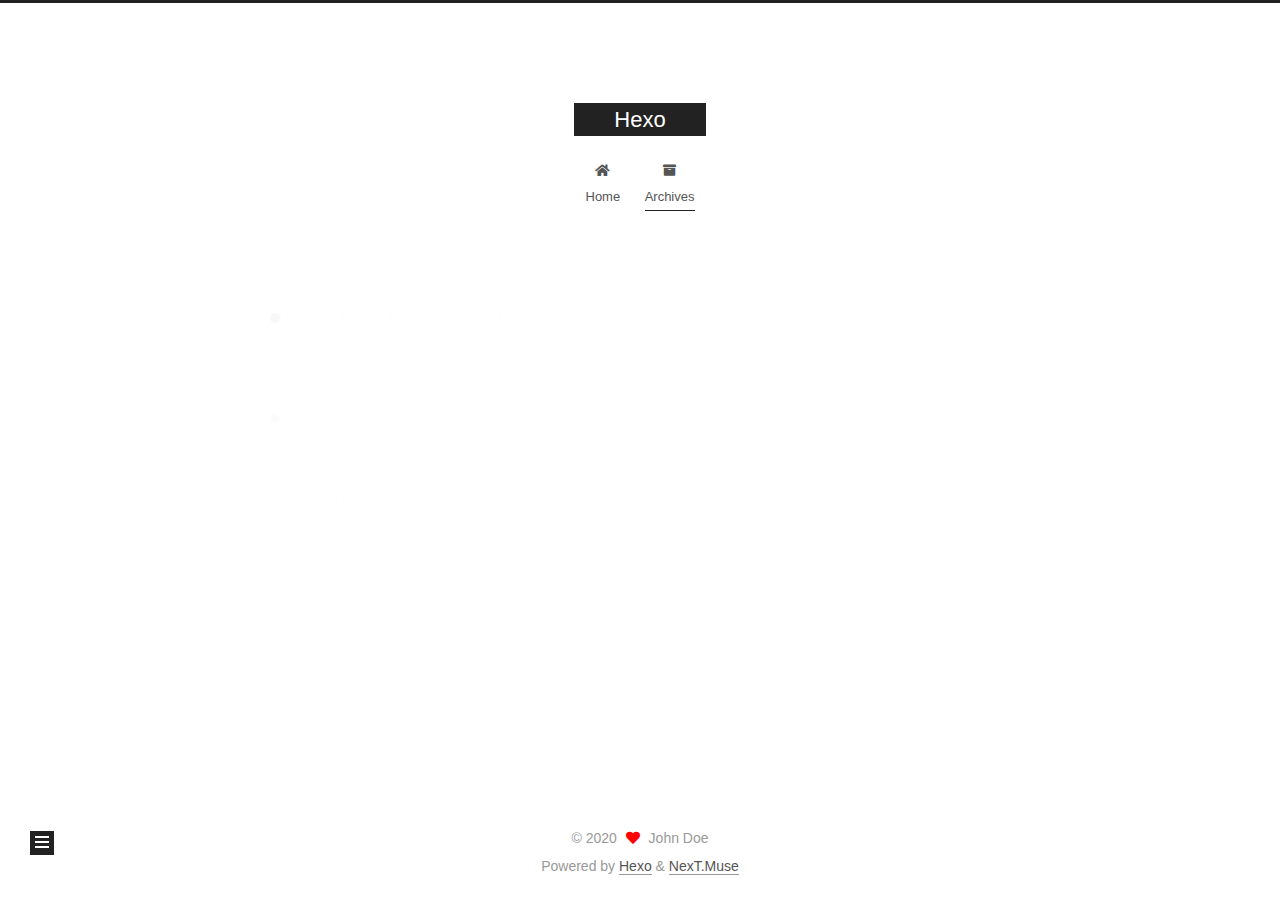
<file: archives/index.html>
<!DOCTYPE html>
<html lang="en">
<head>
  <meta charset="UTF-8">
<meta name="viewport" content="width=device-width, initial-scale=1, maximum-scale=2">
<meta name="theme-color" content="#222">
<meta name="generator" content="Hexo 5.0.0">
  <link rel="apple-touch-icon" sizes="180x180" href="/images/apple-touch-icon-next.png">
  <link rel="icon" type="image/png" sizes="32x32" href="/images/favicon-32x32-next.png">
  <link rel="icon" type="image/png" sizes="16x16" href="/images/favicon-16x16-next.png">
  <link rel="mask-icon" href="/images/logo.svg" color="#222">

<link rel="stylesheet" href="/css/main.css">


<link rel="stylesheet" href="/lib/font-awesome/css/all.min.css">

<script id="hexo-configurations">
    var NexT = window.NexT || {};
    var CONFIG = {"hostname":"yoursite.com","root":"/","scheme":"Muse","version":"7.8.0","exturl":false,"sidebar":{"position":"left","display":"post","padding":18,"offset":12,"onmobile":false},"copycode":{"enable":false,"show_result":false,"style":null},"back2top":{"enable":true,"sidebar":false,"scrollpercent":false},"bookmark":{"enable":false,"color":"#222","save":"auto"},"fancybox":false,"mediumzoom":false,"lazyload":false,"pangu":false,"comments":{"style":"tabs","active":null,"storage":true,"lazyload":false,"nav":null},"algolia":{"hits":{"per_page":10},"labels":{"input_placeholder":"Search for Posts","hits_empty":"We didn't find any results for the search: ${query}","hits_stats":"${hits} results found in ${time} ms"}},"localsearch":{"enable":false,"trigger":"auto","top_n_per_article":1,"unescape":false,"preload":false},"motion":{"enable":true,"async":false,"transition":{"post_block":"fadeIn","post_header":"slideDownIn","post_body":"slideDownIn","coll_header":"slideLeftIn","sidebar":"slideUpIn"}}};
  </script>

  <meta property="og:type" content="website">
<meta property="og:title" content="Hexo">
<meta property="og:url" content="http://yoursite.com/archives/index.html">
<meta property="og:site_name" content="Hexo">
<meta property="og:locale" content="en_US">
<meta property="article:author" content="John Doe">
<meta name="twitter:card" content="summary">

<link rel="canonical" href="http://yoursite.com/archives/">


<script id="page-configurations">
  // https://hexo.io/docs/variables.html
  CONFIG.page = {
    sidebar: "",
    isHome : false,
    isPost : false,
    lang   : 'en'
  };
</script>

  <title>Archive | Hexo</title>
  






  <noscript>
  <style>
  .use-motion .brand,
  .use-motion .menu-item,
  .sidebar-inner,
  .use-motion .post-block,
  .use-motion .pagination,
  .use-motion .comments,
  .use-motion .post-header,
  .use-motion .post-body,
  .use-motion .collection-header { opacity: initial; }

  .use-motion .site-title,
  .use-motion .site-subtitle {
    opacity: initial;
    top: initial;
  }

  .use-motion .logo-line-before i { left: initial; }
  .use-motion .logo-line-after i { right: initial; }
  </style>
</noscript>

</head>

<body itemscope itemtype="http://schema.org/WebPage">
  <div class="container use-motion">
    <div class="headband"></div>

    <header class="header" itemscope itemtype="http://schema.org/WPHeader">
      <div class="header-inner"><div class="site-brand-container">
  <div class="site-nav-toggle">
    <div class="toggle" aria-label="Toggle navigation bar">
      <span class="toggle-line toggle-line-first"></span>
      <span class="toggle-line toggle-line-middle"></span>
      <span class="toggle-line toggle-line-last"></span>
    </div>
  </div>

  <div class="site-meta">

    <a href="/" class="brand" rel="start">
      <span class="logo-line-before"><i></i></span>
      <h1 class="site-title">Hexo</h1>
      <span class="logo-line-after"><i></i></span>
    </a>
  </div>

  <div class="site-nav-right">
    <div class="toggle popup-trigger">
    </div>
  </div>
</div>




<nav class="site-nav">
  <ul id="menu" class="main-menu menu">
        <li class="menu-item menu-item-home">

    <a href="/" rel="section"><i class="fa fa-home fa-fw"></i>Home</a>

  </li>
        <li class="menu-item menu-item-archives">

    <a href="/archives/" rel="section"><i class="fa fa-archive fa-fw"></i>Archives</a>

  </li>
  </ul>
</nav>




</div>
    </header>

    
  <div class="back-to-top">
    <i class="fa fa-arrow-up"></i>
    <span>0%</span>
  </div>


    <main class="main">
      <div class="main-inner">
        <div class="content-wrap">
          

          <div class="content archive">
            

  
  
  
  <div class="post-block">
    <div class="posts-collapse">
      <div class="collection-title">
        <span class="collection-header">Um..! 2 posts in total. Keep on posting.</span>
      </div>

      
    <div class="collection-year">
      <span class="collection-header">2020</span>
    </div>

  <article itemscope itemtype="http://schema.org/Article">
    <header class="post-header">

      <div class="post-meta">
        <time itemprop="dateCreated"
              datetime="2020-07-30T10:28:53+08:00"
              content="2020-07-30">
          07-30
        </time>
      </div>

      <div class="post-title">
          <a class="post-title-link" href="/2020/07/30/test/" itemprop="url">
            <span itemprop="name">Untitled</span>
          </a>
      </div>

    </header>
  </article>

  <article itemscope itemtype="http://schema.org/Article">
    <header class="post-header">

      <div class="post-meta">
        <time itemprop="dateCreated"
              datetime="2020-07-29T19:45:04+08:00"
              content="2020-07-29">
          07-29
        </time>
      </div>

      <div class="post-title">
          <a class="post-title-link" href="/2020/07/29/hello-world/" itemprop="url">
            <span itemprop="name">Hello World</span>
          </a>
      </div>

    </header>
  </article>


    </div>
  </div>
  
  
  

  



          </div>
          

<script>
  window.addEventListener('tabs:register', () => {
    let { activeClass } = CONFIG.comments;
    if (CONFIG.comments.storage) {
      activeClass = localStorage.getItem('comments_active') || activeClass;
    }
    if (activeClass) {
      let activeTab = document.querySelector(`a[href="#comment-${activeClass}"]`);
      if (activeTab) {
        activeTab.click();
      }
    }
  });
  if (CONFIG.comments.storage) {
    window.addEventListener('tabs:click', event => {
      if (!event.target.matches('.tabs-comment .tab-content .tab-pane')) return;
      let commentClass = event.target.classList[1];
      localStorage.setItem('comments_active', commentClass);
    });
  }
</script>

        </div>
          
  
  <div class="toggle sidebar-toggle">
    <span class="toggle-line toggle-line-first"></span>
    <span class="toggle-line toggle-line-middle"></span>
    <span class="toggle-line toggle-line-last"></span>
  </div>

  <aside class="sidebar">
    <div class="sidebar-inner">

      <ul class="sidebar-nav motion-element">
        <li class="sidebar-nav-toc">
          Table of Contents
        </li>
        <li class="sidebar-nav-overview">
          Overview
        </li>
      </ul>

      <!--noindex-->
      <div class="post-toc-wrap sidebar-panel">
      </div>
      <!--/noindex-->

      <div class="site-overview-wrap sidebar-panel">
        <div class="site-author motion-element" itemprop="author" itemscope itemtype="http://schema.org/Person">
  <p class="site-author-name" itemprop="name">John Doe</p>
  <div class="site-description" itemprop="description"></div>
</div>
<div class="site-state-wrap motion-element">
  <nav class="site-state">
      <div class="site-state-item site-state-posts">
          <a href="/archives/">
        
          <span class="site-state-item-count">2</span>
          <span class="site-state-item-name">posts</span>
        </a>
      </div>
  </nav>
</div>



      </div>

    </div>
  </aside>
  <div id="sidebar-dimmer"></div>


      </div>
    </main>

    <footer class="footer">
      <div class="footer-inner">
        

        

<div class="copyright">
  
  &copy; 
  <span itemprop="copyrightYear">2020</span>
  <span class="with-love">
    <i class="fa fa-heart"></i>
  </span>
  <span class="author" itemprop="copyrightHolder">John Doe</span>
</div>
  <div class="powered-by">Powered by <a href="https://hexo.io/" class="theme-link" rel="noopener" target="_blank">Hexo</a> & <a href="https://muse.theme-next.org/" class="theme-link" rel="noopener" target="_blank">NexT.Muse</a>
  </div>

        








      </div>
    </footer>
  </div>

  
  <script src="/lib/anime.min.js"></script>
  <script src="/lib/velocity/velocity.min.js"></script>
  <script src="/lib/velocity/velocity.ui.min.js"></script>

<script src="/js/utils.js"></script>

<script src="/js/motion.js"></script>


<script src="/js/schemes/muse.js"></script>


<script src="/js/next-boot.js"></script>




  















  

  

</body>
</html>
</file>
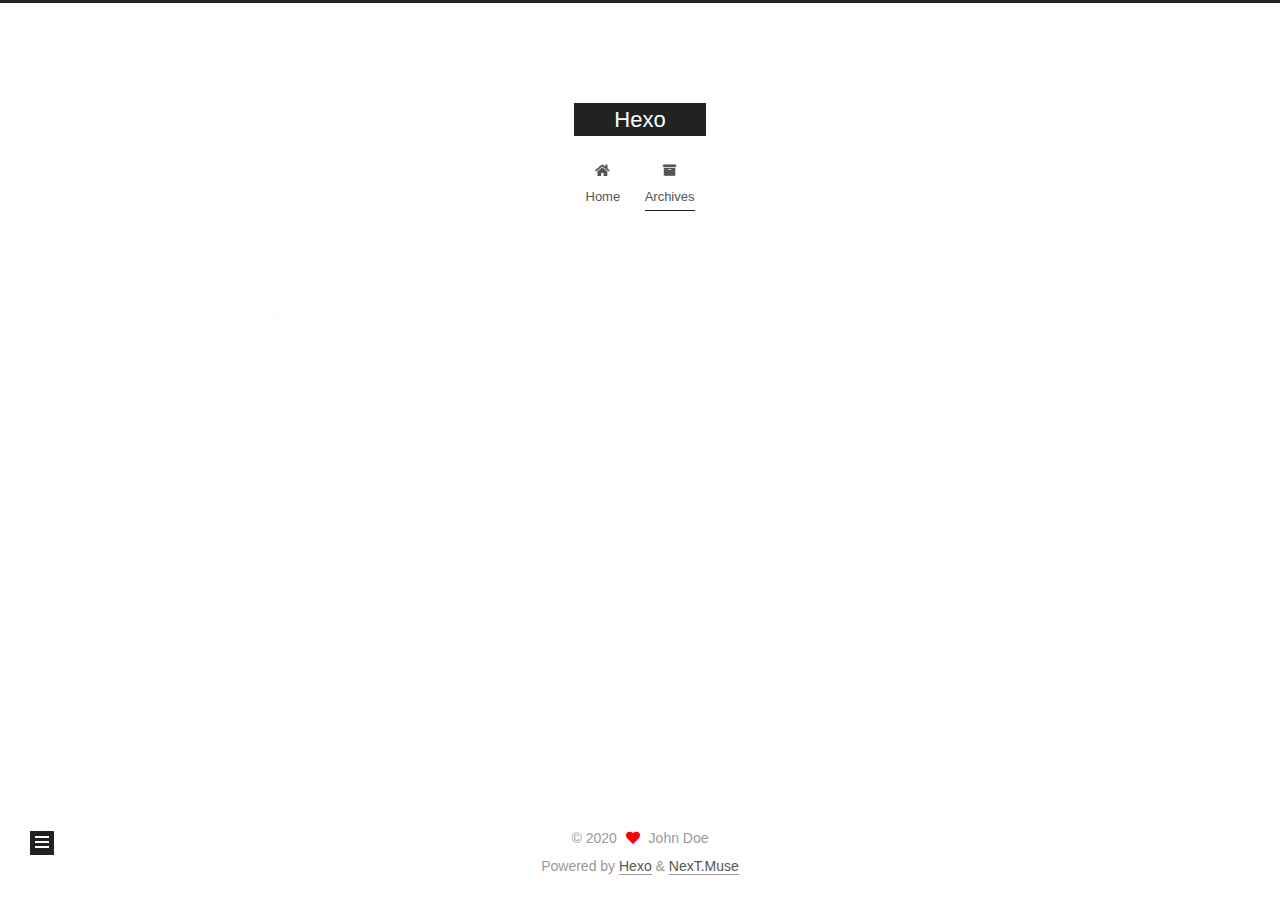
<file: archives/2020/index.html>
<!DOCTYPE html>
<html lang="en">
<head>
  <meta charset="UTF-8">
<meta name="viewport" content="width=device-width, initial-scale=1, maximum-scale=2">
<meta name="theme-color" content="#222">
<meta name="generator" content="Hexo 5.0.0">
  <link rel="apple-touch-icon" sizes="180x180" href="/images/apple-touch-icon-next.png">
  <link rel="icon" type="image/png" sizes="32x32" href="/images/favicon-32x32-next.png">
  <link rel="icon" type="image/png" sizes="16x16" href="/images/favicon-16x16-next.png">
  <link rel="mask-icon" href="/images/logo.svg" color="#222">

<link rel="stylesheet" href="/css/main.css">


<link rel="stylesheet" href="/lib/font-awesome/css/all.min.css">

<script id="hexo-configurations">
    var NexT = window.NexT || {};
    var CONFIG = {"hostname":"yoursite.com","root":"/","scheme":"Muse","version":"7.8.0","exturl":false,"sidebar":{"position":"left","display":"post","padding":18,"offset":12,"onmobile":false},"copycode":{"enable":false,"show_result":false,"style":null},"back2top":{"enable":true,"sidebar":false,"scrollpercent":false},"bookmark":{"enable":false,"color":"#222","save":"auto"},"fancybox":false,"mediumzoom":false,"lazyload":false,"pangu":false,"comments":{"style":"tabs","active":null,"storage":true,"lazyload":false,"nav":null},"algolia":{"hits":{"per_page":10},"labels":{"input_placeholder":"Search for Posts","hits_empty":"We didn't find any results for the search: ${query}","hits_stats":"${hits} results found in ${time} ms"}},"localsearch":{"enable":false,"trigger":"auto","top_n_per_article":1,"unescape":false,"preload":false},"motion":{"enable":true,"async":false,"transition":{"post_block":"fadeIn","post_header":"slideDownIn","post_body":"slideDownIn","coll_header":"slideLeftIn","sidebar":"slideUpIn"}}};
  </script>

  <meta property="og:type" content="website">
<meta property="og:title" content="Hexo">
<meta property="og:url" content="http://yoursite.com/archives/2020/index.html">
<meta property="og:site_name" content="Hexo">
<meta property="og:locale" content="en_US">
<meta property="article:author" content="John Doe">
<meta name="twitter:card" content="summary">

<link rel="canonical" href="http://yoursite.com/archives/2020/">


<script id="page-configurations">
  // https://hexo.io/docs/variables.html
  CONFIG.page = {
    sidebar: "",
    isHome : false,
    isPost : false,
    lang   : 'en'
  };
</script>

  <title>Archive | Hexo</title>
  






  <noscript>
  <style>
  .use-motion .brand,
  .use-motion .menu-item,
  .sidebar-inner,
  .use-motion .post-block,
  .use-motion .pagination,
  .use-motion .comments,
  .use-motion .post-header,
  .use-motion .post-body,
  .use-motion .collection-header { opacity: initial; }

  .use-motion .site-title,
  .use-motion .site-subtitle {
    opacity: initial;
    top: initial;
  }

  .use-motion .logo-line-before i { left: initial; }
  .use-motion .logo-line-after i { right: initial; }
  </style>
</noscript>

</head>

<body itemscope itemtype="http://schema.org/WebPage">
  <div class="container use-motion">
    <div class="headband"></div>

    <header class="header" itemscope itemtype="http://schema.org/WPHeader">
      <div class="header-inner"><div class="site-brand-container">
  <div class="site-nav-toggle">
    <div class="toggle" aria-label="Toggle navigation bar">
      <span class="toggle-line toggle-line-first"></span>
      <span class="toggle-line toggle-line-middle"></span>
      <span class="toggle-line toggle-line-last"></span>
    </div>
  </div>

  <div class="site-meta">

    <a href="/" class="brand" rel="start">
      <span class="logo-line-before"><i></i></span>
      <h1 class="site-title">Hexo</h1>
      <span class="logo-line-after"><i></i></span>
    </a>
  </div>

  <div class="site-nav-right">
    <div class="toggle popup-trigger">
    </div>
  </div>
</div>




<nav class="site-nav">
  <ul id="menu" class="main-menu menu">
        <li class="menu-item menu-item-home">

    <a href="/" rel="section"><i class="fa fa-home fa-fw"></i>Home</a>

  </li>
        <li class="menu-item menu-item-archives">

    <a href="/archives/" rel="section"><i class="fa fa-archive fa-fw"></i>Archives</a>

  </li>
  </ul>
</nav>




</div>
    </header>

    
  <div class="back-to-top">
    <i class="fa fa-arrow-up"></i>
    <span>0%</span>
  </div>


    <main class="main">
      <div class="main-inner">
        <div class="content-wrap">
          

          <div class="content archive">
            

  
  
  
  <div class="post-block">
    <div class="posts-collapse">
      <div class="collection-title">
        <span class="collection-header">Um..! 2 posts in total. Keep on posting.</span>
      </div>

      
    <div class="collection-year">
      <span class="collection-header">2020</span>
    </div>

  <article itemscope itemtype="http://schema.org/Article">
    <header class="post-header">

      <div class="post-meta">
        <time itemprop="dateCreated"
              datetime="2020-07-30T10:28:53+08:00"
              content="2020-07-30">
          07-30
        </time>
      </div>

      <div class="post-title">
          <a class="post-title-link" href="/2020/07/30/test/" itemprop="url">
            <span itemprop="name">Untitled</span>
          </a>
      </div>

    </header>
  </article>

  <article itemscope itemtype="http://schema.org/Article">
    <header class="post-header">

      <div class="post-meta">
        <time itemprop="dateCreated"
              datetime="2020-07-29T19:45:04+08:00"
              content="2020-07-29">
          07-29
        </time>
      </div>

      <div class="post-title">
          <a class="post-title-link" href="/2020/07/29/hello-world/" itemprop="url">
            <span itemprop="name">Hello World</span>
          </a>
      </div>

    </header>
  </article>


    </div>
  </div>
  
  
  

  



          </div>
          

<script>
  window.addEventListener('tabs:register', () => {
    let { activeClass } = CONFIG.comments;
    if (CONFIG.comments.storage) {
      activeClass = localStorage.getItem('comments_active') || activeClass;
    }
    if (activeClass) {
      let activeTab = document.querySelector(`a[href="#comment-${activeClass}"]`);
      if (activeTab) {
        activeTab.click();
      }
    }
  });
  if (CONFIG.comments.storage) {
    window.addEventListener('tabs:click', event => {
      if (!event.target.matches('.tabs-comment .tab-content .tab-pane')) return;
      let commentClass = event.target.classList[1];
      localStorage.setItem('comments_active', commentClass);
    });
  }
</script>

        </div>
          
  
  <div class="toggle sidebar-toggle">
    <span class="toggle-line toggle-line-first"></span>
    <span class="toggle-line toggle-line-middle"></span>
    <span class="toggle-line toggle-line-last"></span>
  </div>

  <aside class="sidebar">
    <div class="sidebar-inner">

      <ul class="sidebar-nav motion-element">
        <li class="sidebar-nav-toc">
          Table of Contents
        </li>
        <li class="sidebar-nav-overview">
          Overview
        </li>
      </ul>

      <!--noindex-->
      <div class="post-toc-wrap sidebar-panel">
      </div>
      <!--/noindex-->

      <div class="site-overview-wrap sidebar-panel">
        <div class="site-author motion-element" itemprop="author" itemscope itemtype="http://schema.org/Person">
  <p class="site-author-name" itemprop="name">John Doe</p>
  <div class="site-description" itemprop="description"></div>
</div>
<div class="site-state-wrap motion-element">
  <nav class="site-state">
      <div class="site-state-item site-state-posts">
          <a href="/archives/">
        
          <span class="site-state-item-count">2</span>
          <span class="site-state-item-name">posts</span>
        </a>
      </div>
  </nav>
</div>



      </div>

    </div>
  </aside>
  <div id="sidebar-dimmer"></div>


      </div>
    </main>

    <footer class="footer">
      <div class="footer-inner">
        

        

<div class="copyright">
  
  &copy; 
  <span itemprop="copyrightYear">2020</span>
  <span class="with-love">
    <i class="fa fa-heart"></i>
  </span>
  <span class="author" itemprop="copyrightHolder">John Doe</span>
</div>
  <div class="powered-by">Powered by <a href="https://hexo.io/" class="theme-link" rel="noopener" target="_blank">Hexo</a> & <a href="https://muse.theme-next.org/" class="theme-link" rel="noopener" target="_blank">NexT.Muse</a>
  </div>

        








      </div>
    </footer>
  </div>

  
  <script src="/lib/anime.min.js"></script>
  <script src="/lib/velocity/velocity.min.js"></script>
  <script src="/lib/velocity/velocity.ui.min.js"></script>

<script src="/js/utils.js"></script>

<script src="/js/motion.js"></script>


<script src="/js/schemes/muse.js"></script>


<script src="/js/next-boot.js"></script>




  















  

  

</body>
</html>
</file>
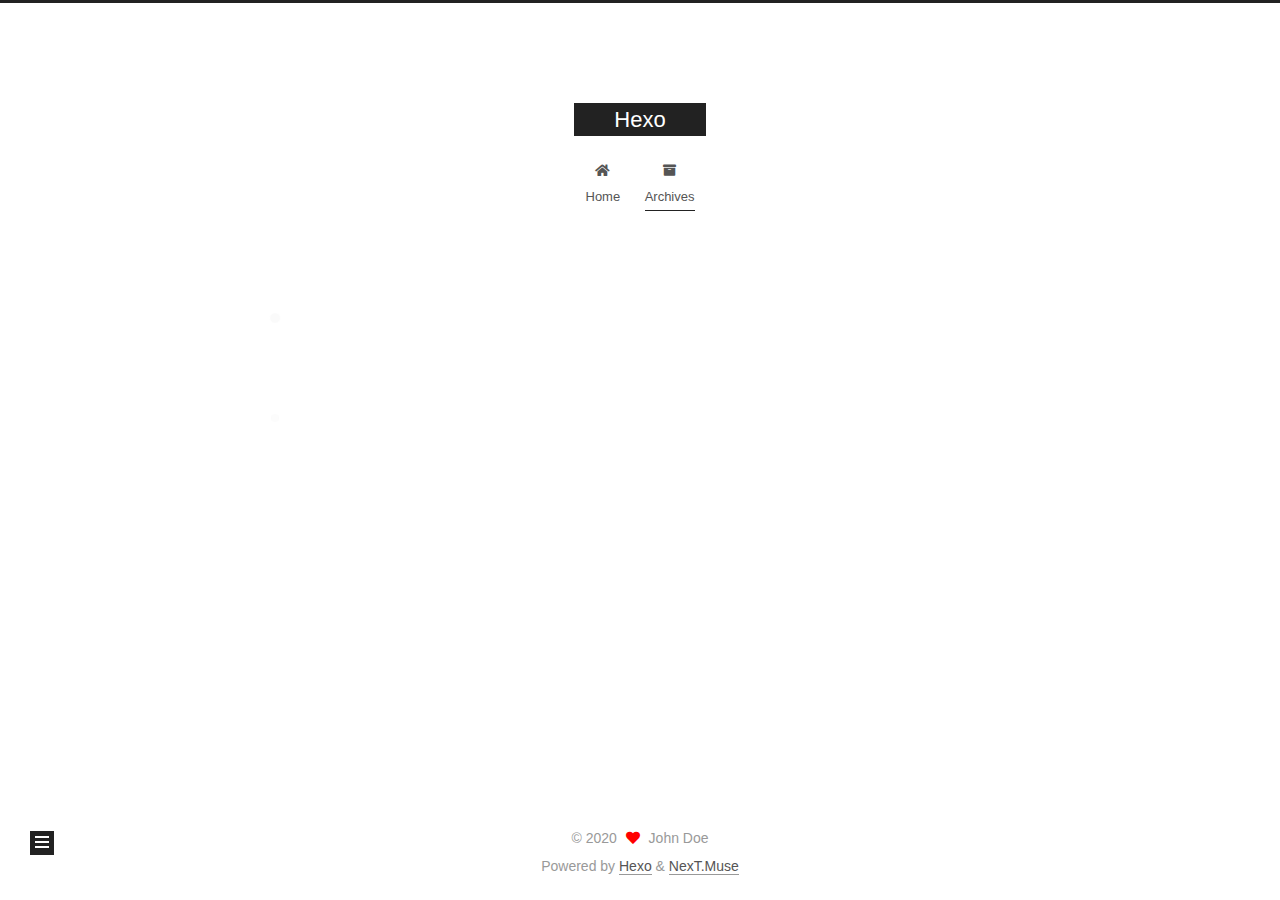
<file: archives/2020/07/index.html>
<!DOCTYPE html>
<html lang="en">
<head>
  <meta charset="UTF-8">
<meta name="viewport" content="width=device-width, initial-scale=1, maximum-scale=2">
<meta name="theme-color" content="#222">
<meta name="generator" content="Hexo 5.0.0">
  <link rel="apple-touch-icon" sizes="180x180" href="/images/apple-touch-icon-next.png">
  <link rel="icon" type="image/png" sizes="32x32" href="/images/favicon-32x32-next.png">
  <link rel="icon" type="image/png" sizes="16x16" href="/images/favicon-16x16-next.png">
  <link rel="mask-icon" href="/images/logo.svg" color="#222">

<link rel="stylesheet" href="/css/main.css">


<link rel="stylesheet" href="/lib/font-awesome/css/all.min.css">

<script id="hexo-configurations">
    var NexT = window.NexT || {};
    var CONFIG = {"hostname":"yoursite.com","root":"/","scheme":"Muse","version":"7.8.0","exturl":false,"sidebar":{"position":"left","display":"post","padding":18,"offset":12,"onmobile":false},"copycode":{"enable":false,"show_result":false,"style":null},"back2top":{"enable":true,"sidebar":false,"scrollpercent":false},"bookmark":{"enable":false,"color":"#222","save":"auto"},"fancybox":false,"mediumzoom":false,"lazyload":false,"pangu":false,"comments":{"style":"tabs","active":null,"storage":true,"lazyload":false,"nav":null},"algolia":{"hits":{"per_page":10},"labels":{"input_placeholder":"Search for Posts","hits_empty":"We didn't find any results for the search: ${query}","hits_stats":"${hits} results found in ${time} ms"}},"localsearch":{"enable":false,"trigger":"auto","top_n_per_article":1,"unescape":false,"preload":false},"motion":{"enable":true,"async":false,"transition":{"post_block":"fadeIn","post_header":"slideDownIn","post_body":"slideDownIn","coll_header":"slideLeftIn","sidebar":"slideUpIn"}}};
  </script>

  <meta property="og:type" content="website">
<meta property="og:title" content="Hexo">
<meta property="og:url" content="http://yoursite.com/archives/2020/07/index.html">
<meta property="og:site_name" content="Hexo">
<meta property="og:locale" content="en_US">
<meta property="article:author" content="John Doe">
<meta name="twitter:card" content="summary">

<link rel="canonical" href="http://yoursite.com/archives/2020/07/">


<script id="page-configurations">
  // https://hexo.io/docs/variables.html
  CONFIG.page = {
    sidebar: "",
    isHome : false,
    isPost : false,
    lang   : 'en'
  };
</script>

  <title>Archive | Hexo</title>
  






  <noscript>
  <style>
  .use-motion .brand,
  .use-motion .menu-item,
  .sidebar-inner,
  .use-motion .post-block,
  .use-motion .pagination,
  .use-motion .comments,
  .use-motion .post-header,
  .use-motion .post-body,
  .use-motion .collection-header { opacity: initial; }

  .use-motion .site-title,
  .use-motion .site-subtitle {
    opacity: initial;
    top: initial;
  }

  .use-motion .logo-line-before i { left: initial; }
  .use-motion .logo-line-after i { right: initial; }
  </style>
</noscript>

</head>

<body itemscope itemtype="http://schema.org/WebPage">
  <div class="container use-motion">
    <div class="headband"></div>

    <header class="header" itemscope itemtype="http://schema.org/WPHeader">
      <div class="header-inner"><div class="site-brand-container">
  <div class="site-nav-toggle">
    <div class="toggle" aria-label="Toggle navigation bar">
      <span class="toggle-line toggle-line-first"></span>
      <span class="toggle-line toggle-line-middle"></span>
      <span class="toggle-line toggle-line-last"></span>
    </div>
  </div>

  <div class="site-meta">

    <a href="/" class="brand" rel="start">
      <span class="logo-line-before"><i></i></span>
      <h1 class="site-title">Hexo</h1>
      <span class="logo-line-after"><i></i></span>
    </a>
  </div>

  <div class="site-nav-right">
    <div class="toggle popup-trigger">
    </div>
  </div>
</div>




<nav class="site-nav">
  <ul id="menu" class="main-menu menu">
        <li class="menu-item menu-item-home">

    <a href="/" rel="section"><i class="fa fa-home fa-fw"></i>Home</a>

  </li>
        <li class="menu-item menu-item-archives">

    <a href="/archives/" rel="section"><i class="fa fa-archive fa-fw"></i>Archives</a>

  </li>
  </ul>
</nav>




</div>
    </header>

    
  <div class="back-to-top">
    <i class="fa fa-arrow-up"></i>
    <span>0%</span>
  </div>


    <main class="main">
      <div class="main-inner">
        <div class="content-wrap">
          

          <div class="content archive">
            

  
  
  
  <div class="post-block">
    <div class="posts-collapse">
      <div class="collection-title">
        <span class="collection-header">Um..! 2 posts in total. Keep on posting.</span>
      </div>

      
    <div class="collection-year">
      <span class="collection-header">2020</span>
    </div>

  <article itemscope itemtype="http://schema.org/Article">
    <header class="post-header">

      <div class="post-meta">
        <time itemprop="dateCreated"
              datetime="2020-07-30T10:28:53+08:00"
              content="2020-07-30">
          07-30
        </time>
      </div>

      <div class="post-title">
          <a class="post-title-link" href="/2020/07/30/test/" itemprop="url">
            <span itemprop="name">Untitled</span>
          </a>
      </div>

    </header>
  </article>

  <article itemscope itemtype="http://schema.org/Article">
    <header class="post-header">

      <div class="post-meta">
        <time itemprop="dateCreated"
              datetime="2020-07-29T19:45:04+08:00"
              content="2020-07-29">
          07-29
        </time>
      </div>

      <div class="post-title">
          <a class="post-title-link" href="/2020/07/29/hello-world/" itemprop="url">
            <span itemprop="name">Hello World</span>
          </a>
      </div>

    </header>
  </article>


    </div>
  </div>
  
  
  

  



          </div>
          

<script>
  window.addEventListener('tabs:register', () => {
    let { activeClass } = CONFIG.comments;
    if (CONFIG.comments.storage) {
      activeClass = localStorage.getItem('comments_active') || activeClass;
    }
    if (activeClass) {
      let activeTab = document.querySelector(`a[href="#comment-${activeClass}"]`);
      if (activeTab) {
        activeTab.click();
      }
    }
  });
  if (CONFIG.comments.storage) {
    window.addEventListener('tabs:click', event => {
      if (!event.target.matches('.tabs-comment .tab-content .tab-pane')) return;
      let commentClass = event.target.classList[1];
      localStorage.setItem('comments_active', commentClass);
    });
  }
</script>

        </div>
          
  
  <div class="toggle sidebar-toggle">
    <span class="toggle-line toggle-line-first"></span>
    <span class="toggle-line toggle-line-middle"></span>
    <span class="toggle-line toggle-line-last"></span>
  </div>

  <aside class="sidebar">
    <div class="sidebar-inner">

      <ul class="sidebar-nav motion-element">
        <li class="sidebar-nav-toc">
          Table of Contents
        </li>
        <li class="sidebar-nav-overview">
          Overview
        </li>
      </ul>

      <!--noindex-->
      <div class="post-toc-wrap sidebar-panel">
      </div>
      <!--/noindex-->

      <div class="site-overview-wrap sidebar-panel">
        <div class="site-author motion-element" itemprop="author" itemscope itemtype="http://schema.org/Person">
  <p class="site-author-name" itemprop="name">John Doe</p>
  <div class="site-description" itemprop="description"></div>
</div>
<div class="site-state-wrap motion-element">
  <nav class="site-state">
      <div class="site-state-item site-state-posts">
          <a href="/archives/">
        
          <span class="site-state-item-count">2</span>
          <span class="site-state-item-name">posts</span>
        </a>
      </div>
  </nav>
</div>



      </div>

    </div>
  </aside>
  <div id="sidebar-dimmer"></div>


      </div>
    </main>

    <footer class="footer">
      <div class="footer-inner">
        

        

<div class="copyright">
  
  &copy; 
  <span itemprop="copyrightYear">2020</span>
  <span class="with-love">
    <i class="fa fa-heart"></i>
  </span>
  <span class="author" itemprop="copyrightHolder">John Doe</span>
</div>
  <div class="powered-by">Powered by <a href="https://hexo.io/" class="theme-link" rel="noopener" target="_blank">Hexo</a> & <a href="https://muse.theme-next.org/" class="theme-link" rel="noopener" target="_blank">NexT.Muse</a>
  </div>

        








      </div>
    </footer>
  </div>

  
  <script src="/lib/anime.min.js"></script>
  <script src="/lib/velocity/velocity.min.js"></script>
  <script src="/lib/velocity/velocity.ui.min.js"></script>

<script src="/js/utils.js"></script>

<script src="/js/motion.js"></script>


<script src="/js/schemes/muse.js"></script>


<script src="/js/next-boot.js"></script>




  















  

  

</body>
</html>
</file>
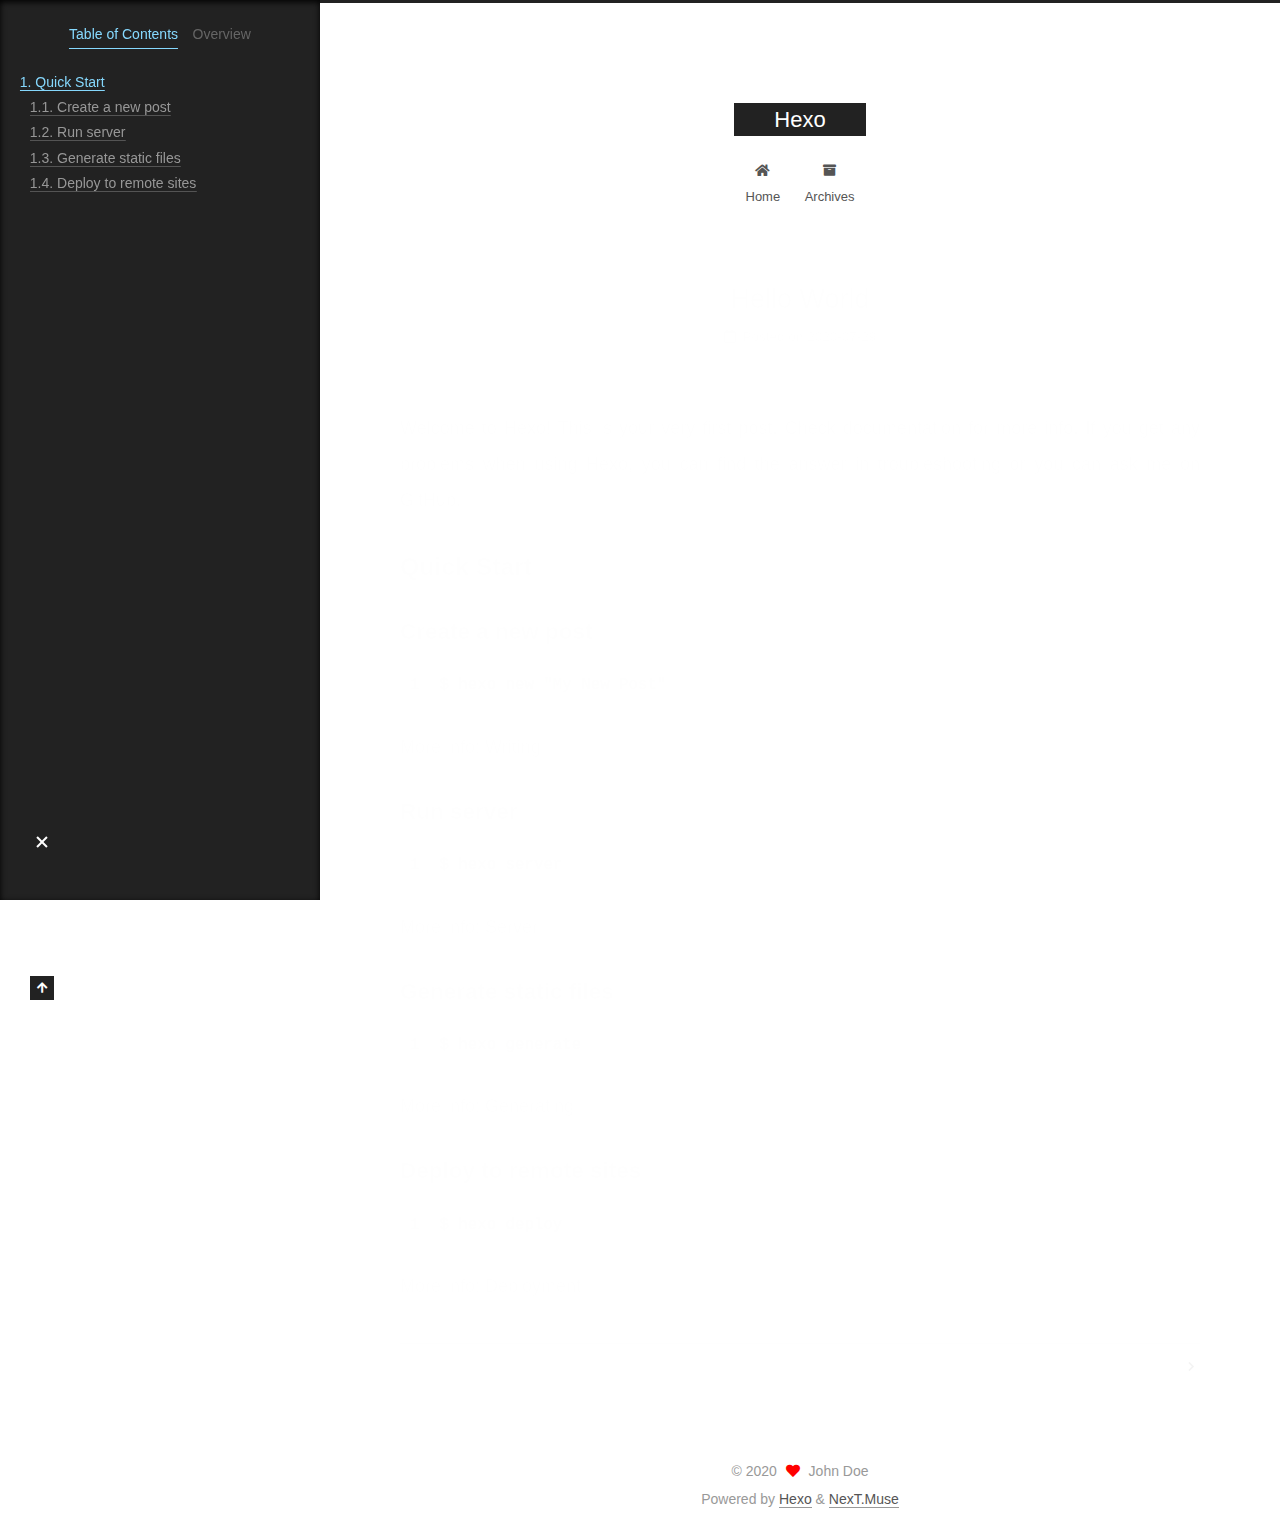
<file: 2020/07/29/hello-world/index.html>
<!DOCTYPE html>
<html lang="en">
<head>
  <meta charset="UTF-8">
<meta name="viewport" content="width=device-width, initial-scale=1, maximum-scale=2">
<meta name="theme-color" content="#222">
<meta name="generator" content="Hexo 5.0.0">
  <link rel="apple-touch-icon" sizes="180x180" href="/images/apple-touch-icon-next.png">
  <link rel="icon" type="image/png" sizes="32x32" href="/images/favicon-32x32-next.png">
  <link rel="icon" type="image/png" sizes="16x16" href="/images/favicon-16x16-next.png">
  <link rel="mask-icon" href="/images/logo.svg" color="#222">

<link rel="stylesheet" href="/css/main.css">


<link rel="stylesheet" href="/lib/font-awesome/css/all.min.css">

<script id="hexo-configurations">
    var NexT = window.NexT || {};
    var CONFIG = {"hostname":"yoursite.com","root":"/","scheme":"Muse","version":"7.8.0","exturl":false,"sidebar":{"position":"left","display":"post","padding":18,"offset":12,"onmobile":false},"copycode":{"enable":false,"show_result":false,"style":null},"back2top":{"enable":true,"sidebar":false,"scrollpercent":false},"bookmark":{"enable":false,"color":"#222","save":"auto"},"fancybox":false,"mediumzoom":false,"lazyload":false,"pangu":false,"comments":{"style":"tabs","active":null,"storage":true,"lazyload":false,"nav":null},"algolia":{"hits":{"per_page":10},"labels":{"input_placeholder":"Search for Posts","hits_empty":"We didn't find any results for the search: ${query}","hits_stats":"${hits} results found in ${time} ms"}},"localsearch":{"enable":false,"trigger":"auto","top_n_per_article":1,"unescape":false,"preload":false},"motion":{"enable":true,"async":false,"transition":{"post_block":"fadeIn","post_header":"slideDownIn","post_body":"slideDownIn","coll_header":"slideLeftIn","sidebar":"slideUpIn"}}};
  </script>

  <meta name="description" content="Welcome to Hexo! This is your very first post. Check documentation for more info. If you get any problems when using Hexo, you can find the answer in troubleshooting or you can ask me on GitHub. Quick">
<meta property="og:type" content="article">
<meta property="og:title" content="Hello World">
<meta property="og:url" content="http://yoursite.com/2020/07/29/hello-world/index.html">
<meta property="og:site_name" content="Hexo">
<meta property="og:description" content="Welcome to Hexo! This is your very first post. Check documentation for more info. If you get any problems when using Hexo, you can find the answer in troubleshooting or you can ask me on GitHub. Quick">
<meta property="og:locale" content="en_US">
<meta property="article:published_time" content="2020-07-29T11:45:04.999Z">
<meta property="article:modified_time" content="2020-07-29T11:45:05.000Z">
<meta property="article:author" content="John Doe">
<meta name="twitter:card" content="summary">

<link rel="canonical" href="http://yoursite.com/2020/07/29/hello-world/">


<script id="page-configurations">
  // https://hexo.io/docs/variables.html
  CONFIG.page = {
    sidebar: "",
    isHome : false,
    isPost : true,
    lang   : 'en'
  };
</script>

  <title>Hello World | Hexo</title>
  






  <noscript>
  <style>
  .use-motion .brand,
  .use-motion .menu-item,
  .sidebar-inner,
  .use-motion .post-block,
  .use-motion .pagination,
  .use-motion .comments,
  .use-motion .post-header,
  .use-motion .post-body,
  .use-motion .collection-header { opacity: initial; }

  .use-motion .site-title,
  .use-motion .site-subtitle {
    opacity: initial;
    top: initial;
  }

  .use-motion .logo-line-before i { left: initial; }
  .use-motion .logo-line-after i { right: initial; }
  </style>
</noscript>

</head>

<body itemscope itemtype="http://schema.org/WebPage">
  <div class="container use-motion">
    <div class="headband"></div>

    <header class="header" itemscope itemtype="http://schema.org/WPHeader">
      <div class="header-inner"><div class="site-brand-container">
  <div class="site-nav-toggle">
    <div class="toggle" aria-label="Toggle navigation bar">
      <span class="toggle-line toggle-line-first"></span>
      <span class="toggle-line toggle-line-middle"></span>
      <span class="toggle-line toggle-line-last"></span>
    </div>
  </div>

  <div class="site-meta">

    <a href="/" class="brand" rel="start">
      <span class="logo-line-before"><i></i></span>
      <h1 class="site-title">Hexo</h1>
      <span class="logo-line-after"><i></i></span>
    </a>
  </div>

  <div class="site-nav-right">
    <div class="toggle popup-trigger">
    </div>
  </div>
</div>




<nav class="site-nav">
  <ul id="menu" class="main-menu menu">
        <li class="menu-item menu-item-home">

    <a href="/" rel="section"><i class="fa fa-home fa-fw"></i>Home</a>

  </li>
        <li class="menu-item menu-item-archives">

    <a href="/archives/" rel="section"><i class="fa fa-archive fa-fw"></i>Archives</a>

  </li>
  </ul>
</nav>




</div>
    </header>

    
  <div class="back-to-top">
    <i class="fa fa-arrow-up"></i>
    <span>0%</span>
  </div>


    <main class="main">
      <div class="main-inner">
        <div class="content-wrap">
          

          <div class="content post posts-expand">
            

    
  
  
  <article itemscope itemtype="http://schema.org/Article" class="post-block" lang="en">
    <link itemprop="mainEntityOfPage" href="http://yoursite.com/2020/07/29/hello-world/">

    <span hidden itemprop="author" itemscope itemtype="http://schema.org/Person">
      <meta itemprop="image" content="/images/avatar.gif">
      <meta itemprop="name" content="John Doe">
      <meta itemprop="description" content="">
    </span>

    <span hidden itemprop="publisher" itemscope itemtype="http://schema.org/Organization">
      <meta itemprop="name" content="Hexo">
    </span>
      <header class="post-header">
        <h1 class="post-title" itemprop="name headline">
          Hello World
        </h1>

        <div class="post-meta">
            <span class="post-meta-item">
              <span class="post-meta-item-icon">
                <i class="far fa-calendar"></i>
              </span>
              <span class="post-meta-item-text">Posted on</span>
              

              <time title="Created: 2020-07-29 19:45:04 / Modified: 19:45:05" itemprop="dateCreated datePublished" datetime="2020-07-29T19:45:04+08:00">2020-07-29</time>
            </span>

          

        </div>
      </header>

    
    
    
    <div class="post-body" itemprop="articleBody">

      
        <p>Welcome to <a target="_blank" rel="noopener" href="https://hexo.io/">Hexo</a>! This is your very first post. Check <a target="_blank" rel="noopener" href="https://hexo.io/docs/">documentation</a> for more info. If you get any problems when using Hexo, you can find the answer in <a target="_blank" rel="noopener" href="https://hexo.io/docs/troubleshooting.html">troubleshooting</a> or you can ask me on <a target="_blank" rel="noopener" href="https://github.com/hexojs/hexo/issues">GitHub</a>.</p>
<h2 id="Quick-Start"><a href="#Quick-Start" class="headerlink" title="Quick Start"></a>Quick Start</h2><h3 id="Create-a-new-post"><a href="#Create-a-new-post" class="headerlink" title="Create a new post"></a>Create a new post</h3><figure class="highlight bash"><table><tr><td class="gutter"><pre><span class="line">1</span><br></pre></td><td class="code"><pre><span class="line">$ hexo new <span class="string">&quot;My New Post&quot;</span></span><br></pre></td></tr></table></figure>

<p>More info: <a target="_blank" rel="noopener" href="https://hexo.io/docs/writing.html">Writing</a></p>
<h3 id="Run-server"><a href="#Run-server" class="headerlink" title="Run server"></a>Run server</h3><figure class="highlight bash"><table><tr><td class="gutter"><pre><span class="line">1</span><br></pre></td><td class="code"><pre><span class="line">$ hexo server</span><br></pre></td></tr></table></figure>

<p>More info: <a target="_blank" rel="noopener" href="https://hexo.io/docs/server.html">Server</a></p>
<h3 id="Generate-static-files"><a href="#Generate-static-files" class="headerlink" title="Generate static files"></a>Generate static files</h3><figure class="highlight bash"><table><tr><td class="gutter"><pre><span class="line">1</span><br></pre></td><td class="code"><pre><span class="line">$ hexo generate</span><br></pre></td></tr></table></figure>

<p>More info: <a target="_blank" rel="noopener" href="https://hexo.io/docs/generating.html">Generating</a></p>
<h3 id="Deploy-to-remote-sites"><a href="#Deploy-to-remote-sites" class="headerlink" title="Deploy to remote sites"></a>Deploy to remote sites</h3><figure class="highlight bash"><table><tr><td class="gutter"><pre><span class="line">1</span><br></pre></td><td class="code"><pre><span class="line">$ hexo deploy</span><br></pre></td></tr></table></figure>

<p>More info: <a target="_blank" rel="noopener" href="https://hexo.io/docs/one-command-deployment.html">Deployment</a></p>

    </div>

    
    
    

      <footer class="post-footer">

        


        
    <div class="post-nav">
      <div class="post-nav-item"></div>
      <div class="post-nav-item">
    <a href="/2020/07/30/test/" rel="next" title="">
       <i class="fa fa-chevron-right"></i>
    </a></div>
    </div>
      </footer>
    
  </article>
  
  
  



          </div>
          

<script>
  window.addEventListener('tabs:register', () => {
    let { activeClass } = CONFIG.comments;
    if (CONFIG.comments.storage) {
      activeClass = localStorage.getItem('comments_active') || activeClass;
    }
    if (activeClass) {
      let activeTab = document.querySelector(`a[href="#comment-${activeClass}"]`);
      if (activeTab) {
        activeTab.click();
      }
    }
  });
  if (CONFIG.comments.storage) {
    window.addEventListener('tabs:click', event => {
      if (!event.target.matches('.tabs-comment .tab-content .tab-pane')) return;
      let commentClass = event.target.classList[1];
      localStorage.setItem('comments_active', commentClass);
    });
  }
</script>

        </div>
          
  
  <div class="toggle sidebar-toggle">
    <span class="toggle-line toggle-line-first"></span>
    <span class="toggle-line toggle-line-middle"></span>
    <span class="toggle-line toggle-line-last"></span>
  </div>

  <aside class="sidebar">
    <div class="sidebar-inner">

      <ul class="sidebar-nav motion-element">
        <li class="sidebar-nav-toc">
          Table of Contents
        </li>
        <li class="sidebar-nav-overview">
          Overview
        </li>
      </ul>

      <!--noindex-->
      <div class="post-toc-wrap sidebar-panel">
          <div class="post-toc motion-element"><ol class="nav"><li class="nav-item nav-level-2"><a class="nav-link" href="#Quick-Start"><span class="nav-number">1.</span> <span class="nav-text">Quick Start</span></a><ol class="nav-child"><li class="nav-item nav-level-3"><a class="nav-link" href="#Create-a-new-post"><span class="nav-number">1.1.</span> <span class="nav-text">Create a new post</span></a></li><li class="nav-item nav-level-3"><a class="nav-link" href="#Run-server"><span class="nav-number">1.2.</span> <span class="nav-text">Run server</span></a></li><li class="nav-item nav-level-3"><a class="nav-link" href="#Generate-static-files"><span class="nav-number">1.3.</span> <span class="nav-text">Generate static files</span></a></li><li class="nav-item nav-level-3"><a class="nav-link" href="#Deploy-to-remote-sites"><span class="nav-number">1.4.</span> <span class="nav-text">Deploy to remote sites</span></a></li></ol></li></ol></div>
      </div>
      <!--/noindex-->

      <div class="site-overview-wrap sidebar-panel">
        <div class="site-author motion-element" itemprop="author" itemscope itemtype="http://schema.org/Person">
  <p class="site-author-name" itemprop="name">John Doe</p>
  <div class="site-description" itemprop="description"></div>
</div>
<div class="site-state-wrap motion-element">
  <nav class="site-state">
      <div class="site-state-item site-state-posts">
          <a href="/archives/">
        
          <span class="site-state-item-count">2</span>
          <span class="site-state-item-name">posts</span>
        </a>
      </div>
  </nav>
</div>



      </div>

    </div>
  </aside>
  <div id="sidebar-dimmer"></div>


      </div>
    </main>

    <footer class="footer">
      <div class="footer-inner">
        

        

<div class="copyright">
  
  &copy; 
  <span itemprop="copyrightYear">2020</span>
  <span class="with-love">
    <i class="fa fa-heart"></i>
  </span>
  <span class="author" itemprop="copyrightHolder">John Doe</span>
</div>
  <div class="powered-by">Powered by <a href="https://hexo.io/" class="theme-link" rel="noopener" target="_blank">Hexo</a> & <a href="https://muse.theme-next.org/" class="theme-link" rel="noopener" target="_blank">NexT.Muse</a>
  </div>

        








      </div>
    </footer>
  </div>

  
  <script src="/lib/anime.min.js"></script>
  <script src="/lib/velocity/velocity.min.js"></script>
  <script src="/lib/velocity/velocity.ui.min.js"></script>

<script src="/js/utils.js"></script>

<script src="/js/motion.js"></script>


<script src="/js/schemes/muse.js"></script>


<script src="/js/next-boot.js"></script>




  















  

  

</body>
</html>
</file>
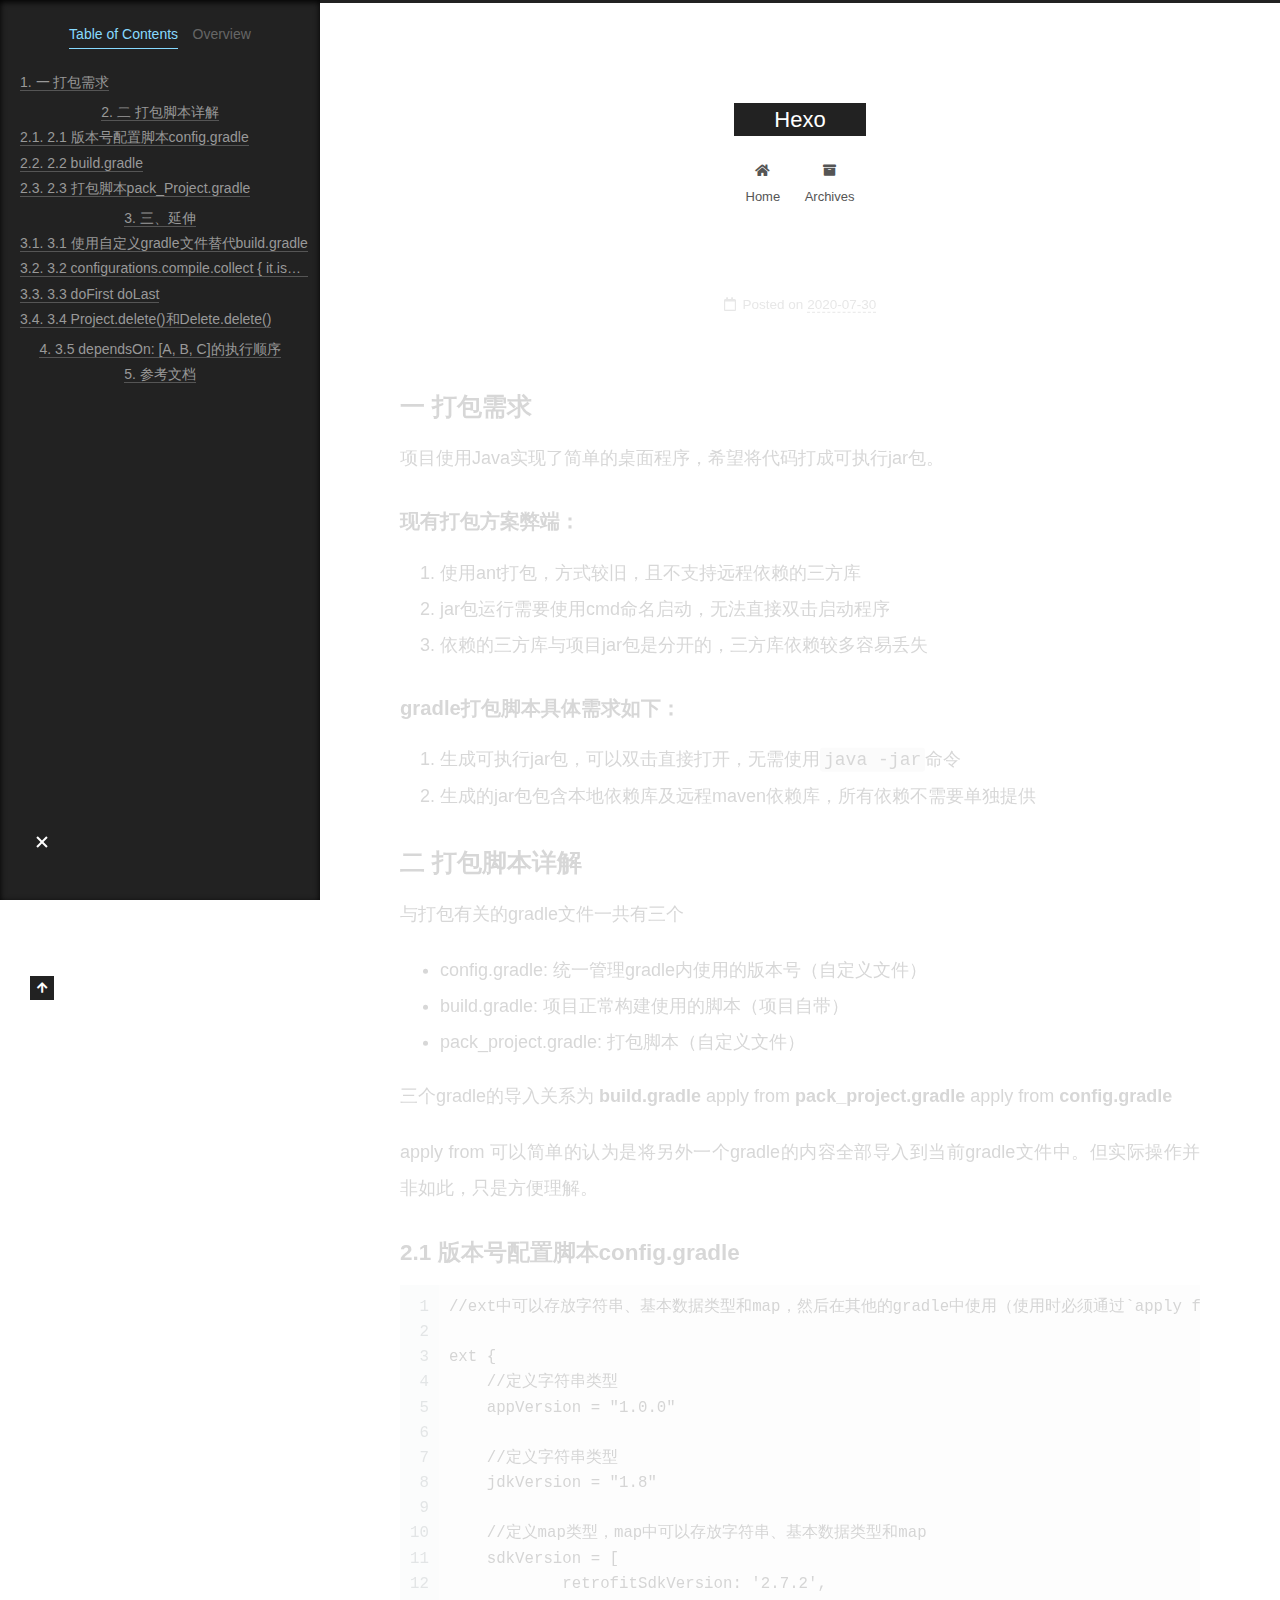
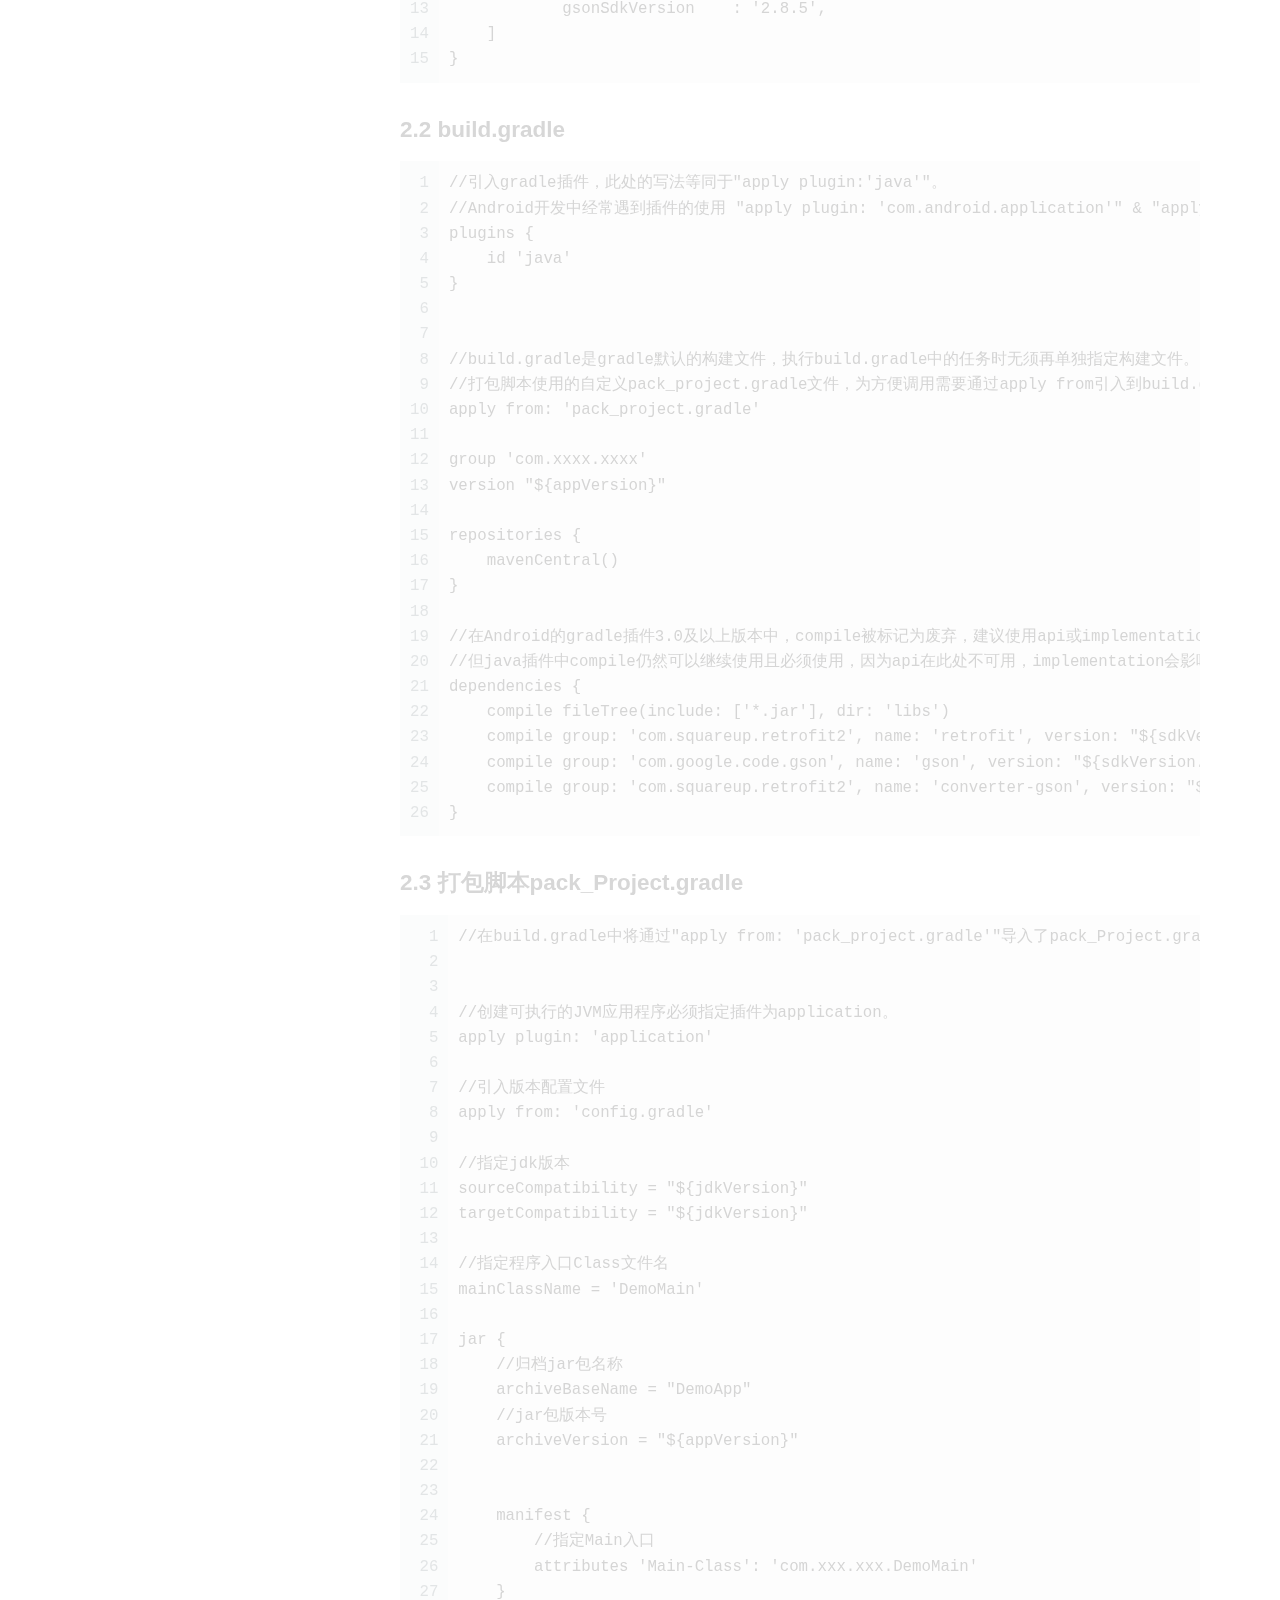
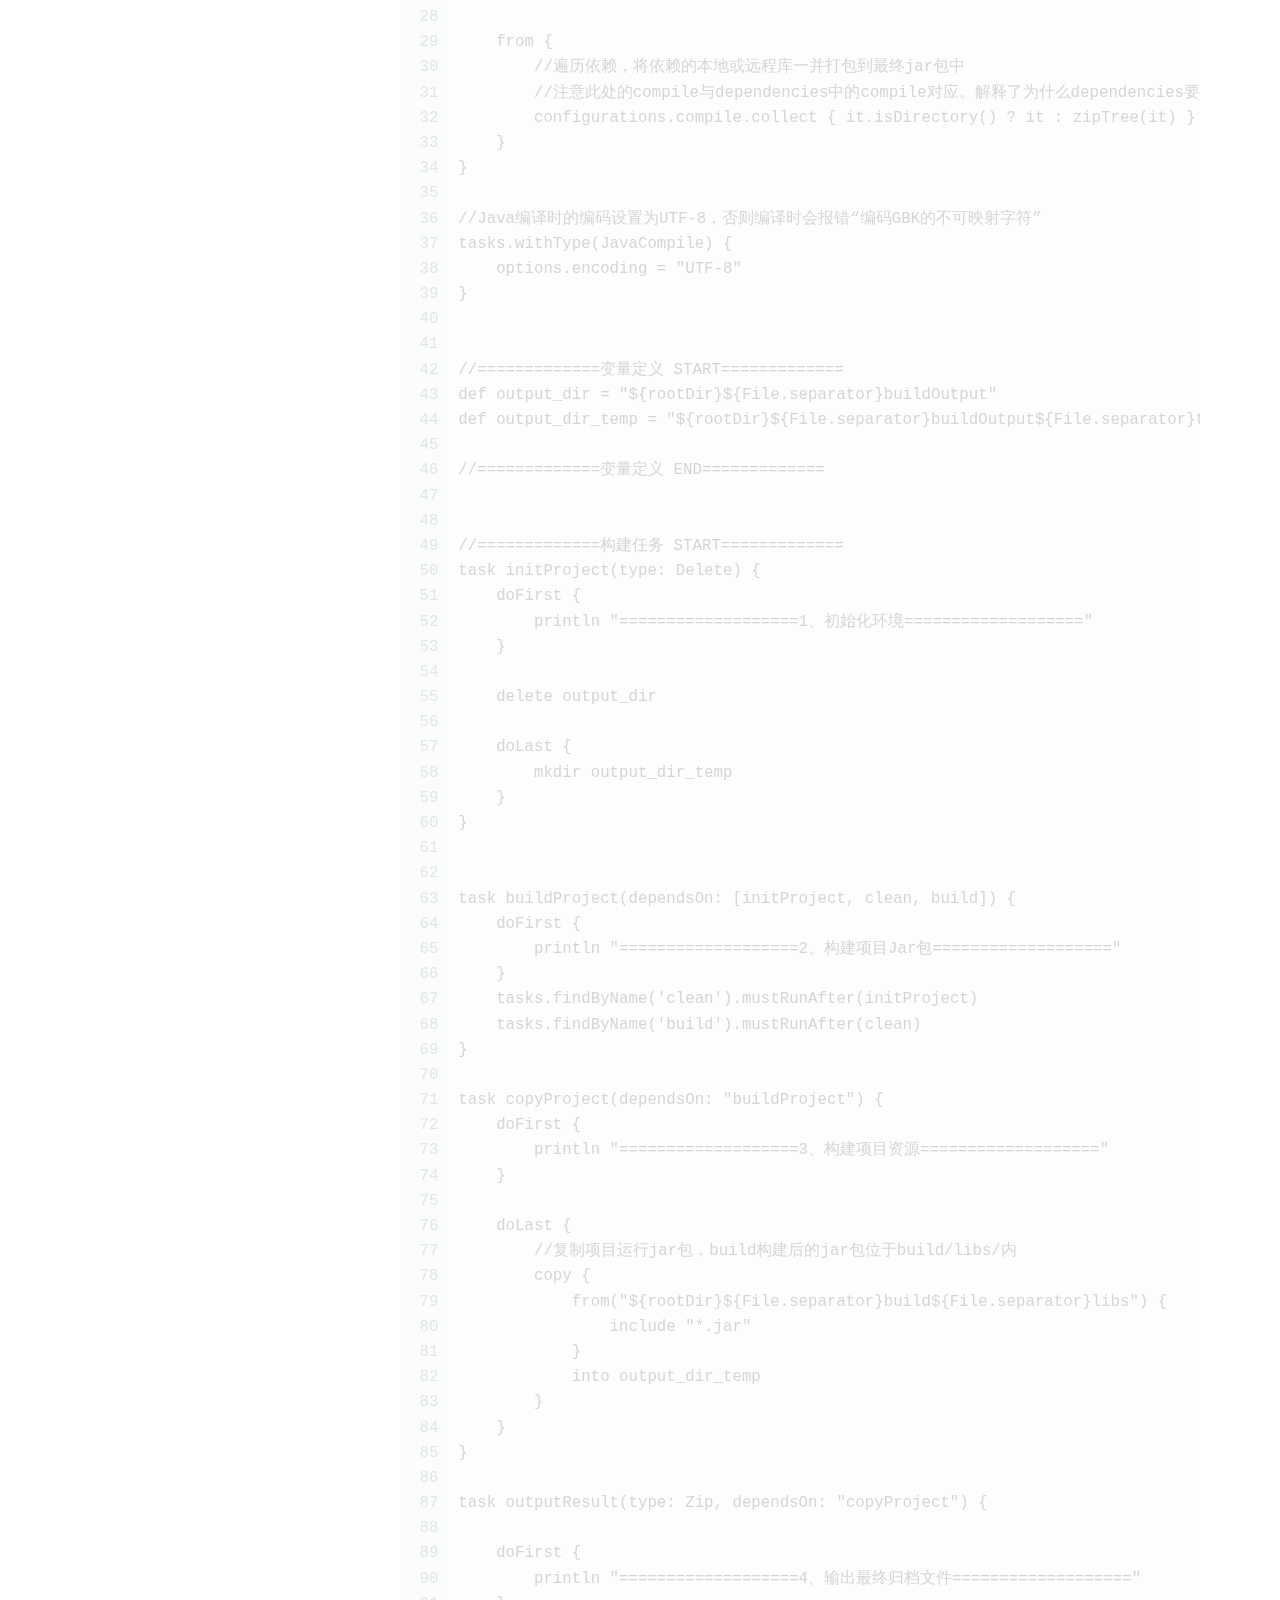
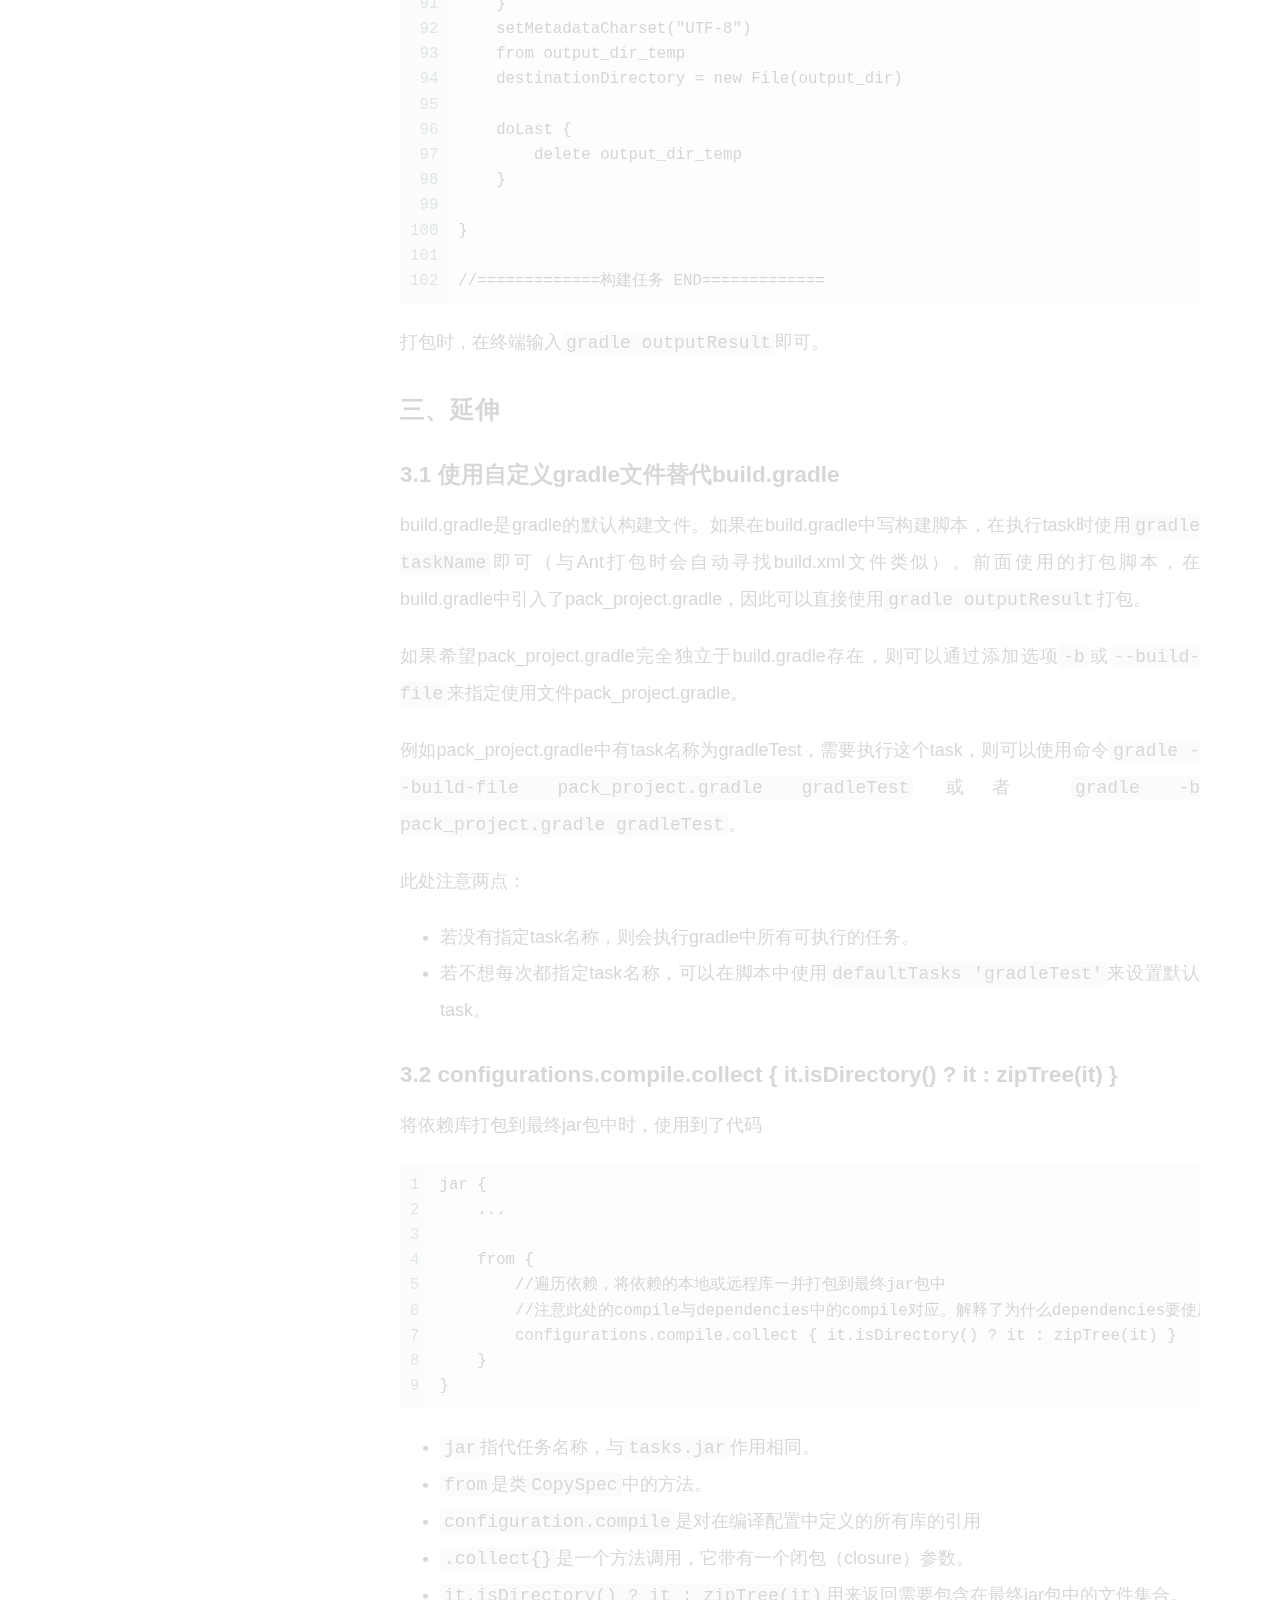
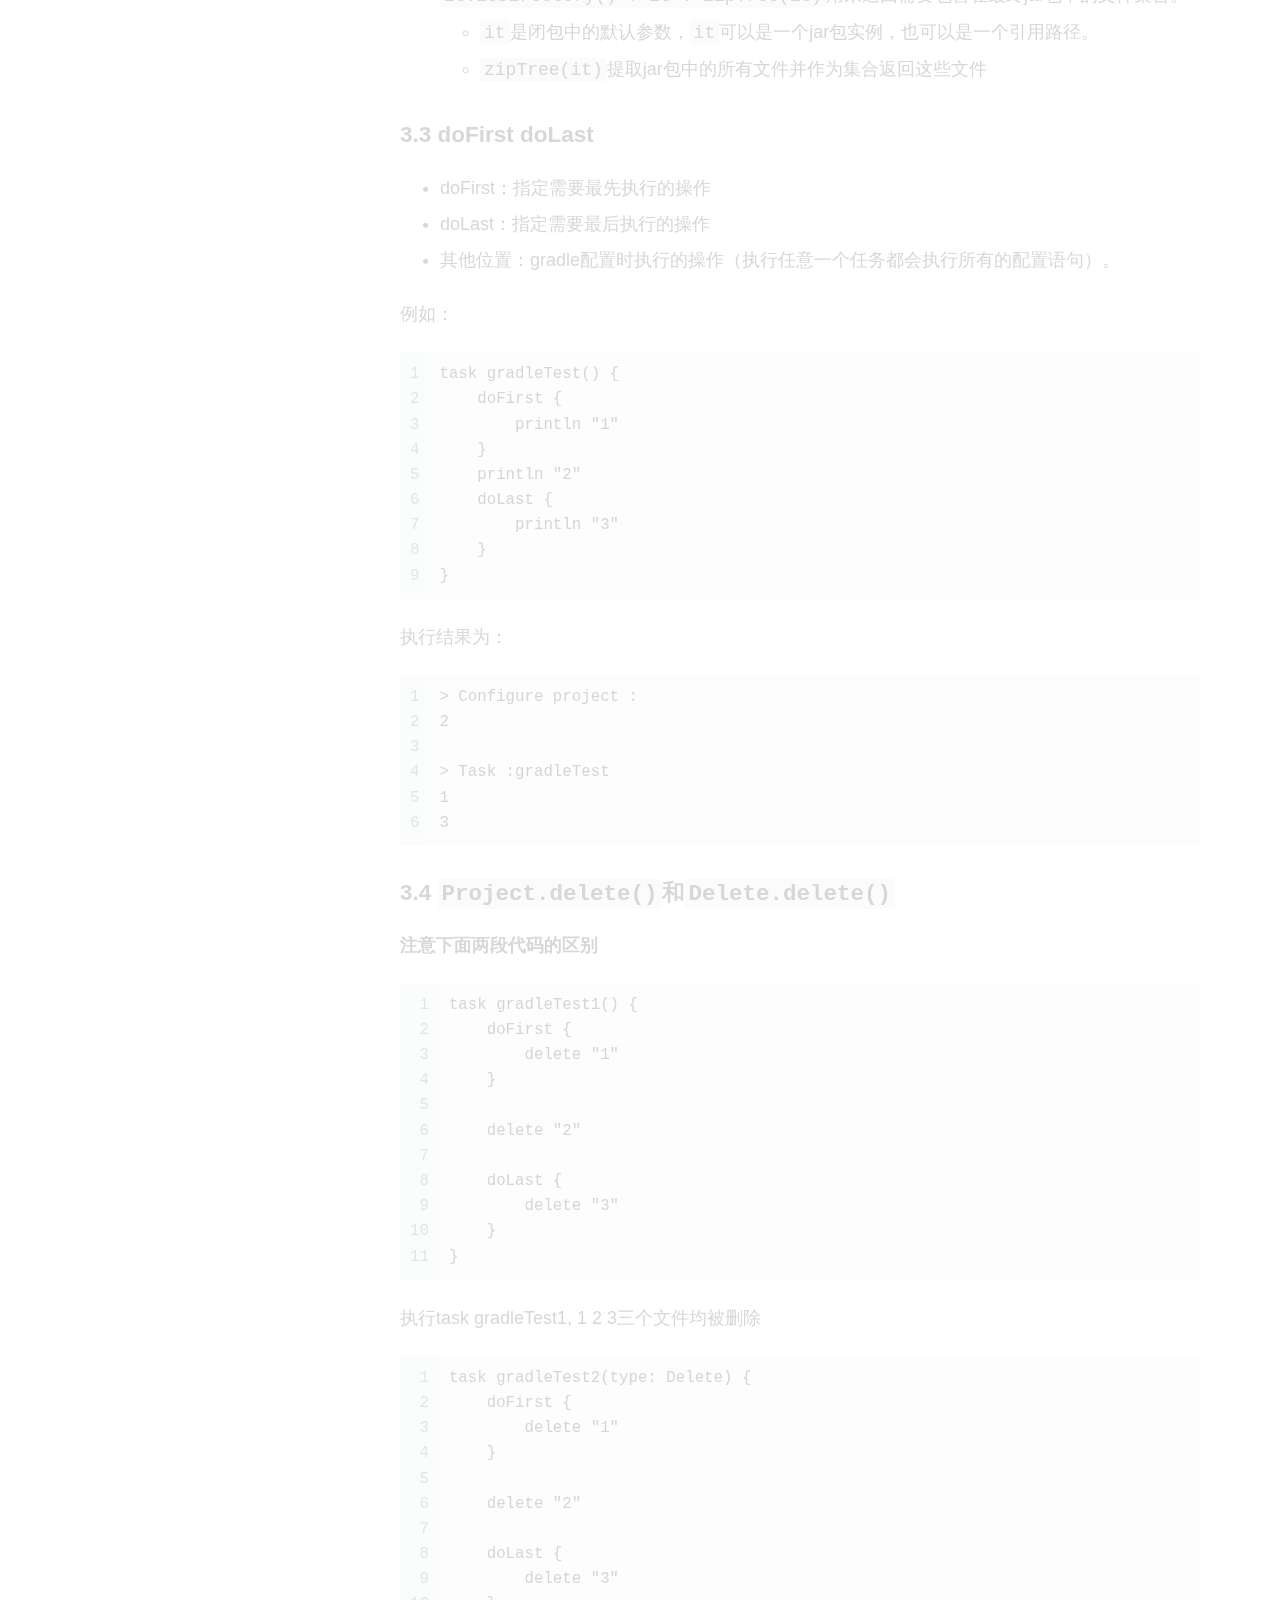
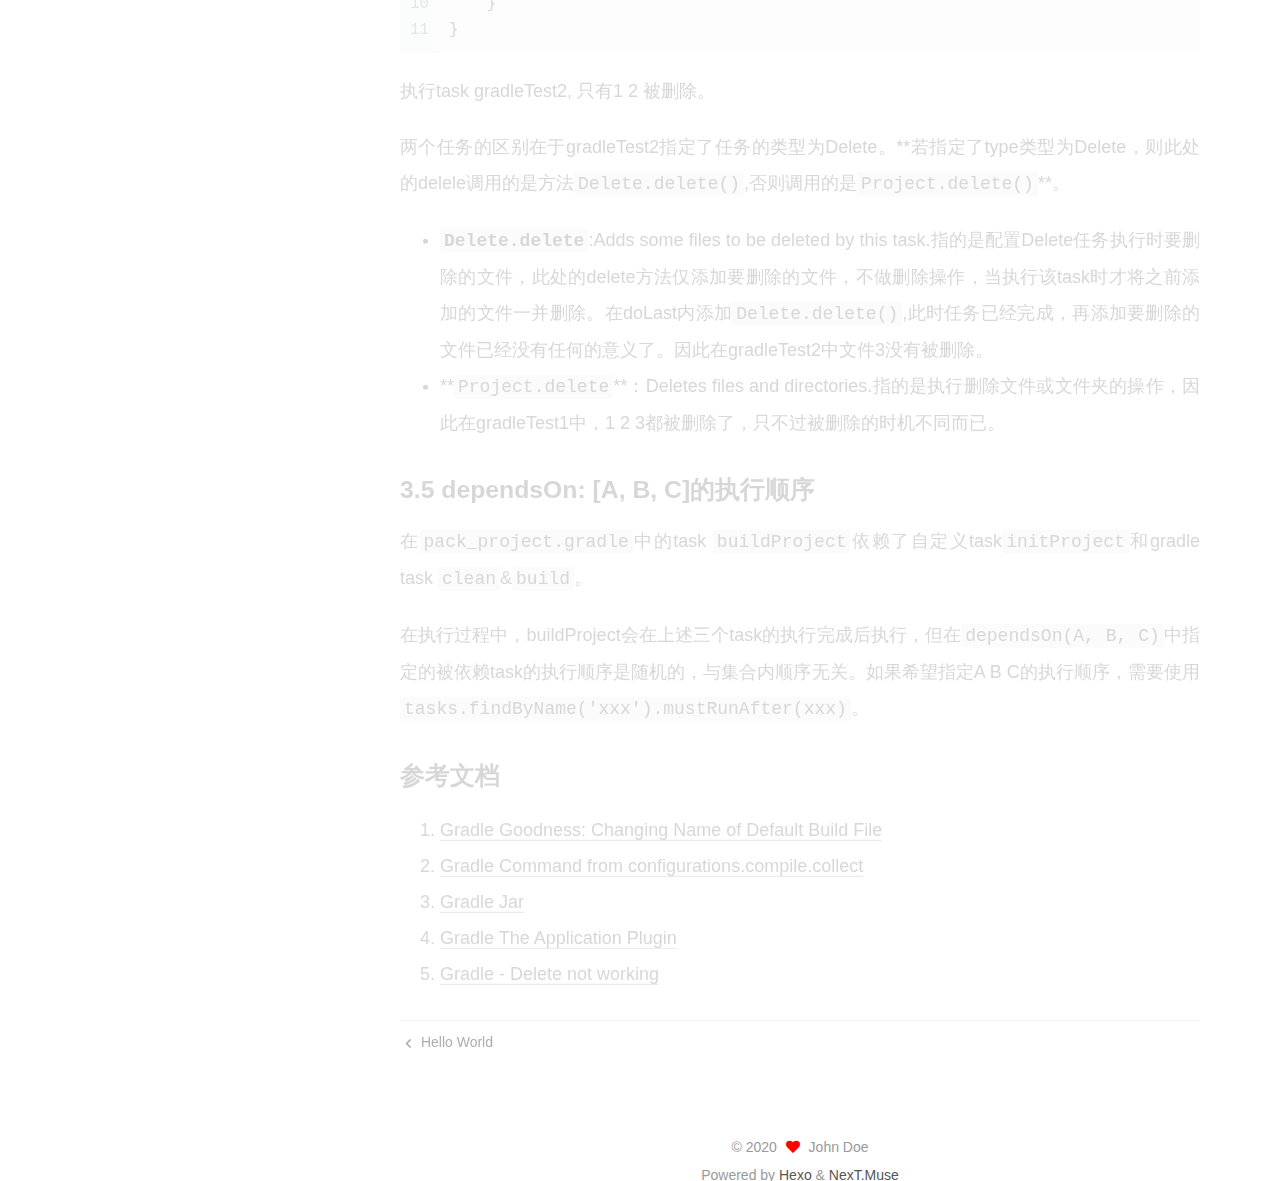
<file: 2020/07/30/test/index.html>
<!DOCTYPE html>
<html lang="en">
<head>
  <meta charset="UTF-8">
<meta name="viewport" content="width=device-width, initial-scale=1, maximum-scale=2">
<meta name="theme-color" content="#222">
<meta name="generator" content="Hexo 5.0.0">
  <link rel="apple-touch-icon" sizes="180x180" href="/images/apple-touch-icon-next.png">
  <link rel="icon" type="image/png" sizes="32x32" href="/images/favicon-32x32-next.png">
  <link rel="icon" type="image/png" sizes="16x16" href="/images/favicon-16x16-next.png">
  <link rel="mask-icon" href="/images/logo.svg" color="#222">

<link rel="stylesheet" href="/css/main.css">


<link rel="stylesheet" href="/lib/font-awesome/css/all.min.css">

<script id="hexo-configurations">
    var NexT = window.NexT || {};
    var CONFIG = {"hostname":"yoursite.com","root":"/","scheme":"Muse","version":"7.8.0","exturl":false,"sidebar":{"position":"left","display":"post","padding":18,"offset":12,"onmobile":false},"copycode":{"enable":false,"show_result":false,"style":null},"back2top":{"enable":true,"sidebar":false,"scrollpercent":false},"bookmark":{"enable":false,"color":"#222","save":"auto"},"fancybox":false,"mediumzoom":false,"lazyload":false,"pangu":false,"comments":{"style":"tabs","active":null,"storage":true,"lazyload":false,"nav":null},"algolia":{"hits":{"per_page":10},"labels":{"input_placeholder":"Search for Posts","hits_empty":"We didn't find any results for the search: ${query}","hits_stats":"${hits} results found in ${time} ms"}},"localsearch":{"enable":false,"trigger":"auto","top_n_per_article":1,"unescape":false,"preload":false},"motion":{"enable":true,"async":false,"transition":{"post_block":"fadeIn","post_header":"slideDownIn","post_body":"slideDownIn","coll_header":"slideLeftIn","sidebar":"slideUpIn"}}};
  </script>

  <meta name="description" content="一 打包需求项目使用Java实现了简单的桌面程序，希望将代码打成可执行jar包。 现有打包方案弊端： 使用ant打包，方式较旧，且不支持远程依赖的三方库 jar包运行需要使用cmd命名启动，无法直接双击启动程序 依赖的三方库与项目jar包是分开的，三方库依赖较多容易丢失  gradle打包脚本具体需求如下： 生成可执行jar包，可以双击直接打开，无需使用java -jar命令 生成的jar包包含本">
<meta property="og:type" content="article">
<meta property="og:title" content="Hexo">
<meta property="og:url" content="http://yoursite.com/2020/07/30/test/index.html">
<meta property="og:site_name" content="Hexo">
<meta property="og:description" content="一 打包需求项目使用Java实现了简单的桌面程序，希望将代码打成可执行jar包。 现有打包方案弊端： 使用ant打包，方式较旧，且不支持远程依赖的三方库 jar包运行需要使用cmd命名启动，无法直接双击启动程序 依赖的三方库与项目jar包是分开的，三方库依赖较多容易丢失  gradle打包脚本具体需求如下： 生成可执行jar包，可以双击直接打开，无需使用java -jar命令 生成的jar包包含本">
<meta property="og:locale" content="en_US">
<meta property="article:published_time" content="2020-07-30T02:28:53.218Z">
<meta property="article:modified_time" content="2020-07-30T02:29:54.201Z">
<meta property="article:author" content="John Doe">
<meta name="twitter:card" content="summary">

<link rel="canonical" href="http://yoursite.com/2020/07/30/test/">


<script id="page-configurations">
  // https://hexo.io/docs/variables.html
  CONFIG.page = {
    sidebar: "",
    isHome : false,
    isPost : true,
    lang   : 'en'
  };
</script>

  <title> | Hexo</title>
  






  <noscript>
  <style>
  .use-motion .brand,
  .use-motion .menu-item,
  .sidebar-inner,
  .use-motion .post-block,
  .use-motion .pagination,
  .use-motion .comments,
  .use-motion .post-header,
  .use-motion .post-body,
  .use-motion .collection-header { opacity: initial; }

  .use-motion .site-title,
  .use-motion .site-subtitle {
    opacity: initial;
    top: initial;
  }

  .use-motion .logo-line-before i { left: initial; }
  .use-motion .logo-line-after i { right: initial; }
  </style>
</noscript>

</head>

<body itemscope itemtype="http://schema.org/WebPage">
  <div class="container use-motion">
    <div class="headband"></div>

    <header class="header" itemscope itemtype="http://schema.org/WPHeader">
      <div class="header-inner"><div class="site-brand-container">
  <div class="site-nav-toggle">
    <div class="toggle" aria-label="Toggle navigation bar">
      <span class="toggle-line toggle-line-first"></span>
      <span class="toggle-line toggle-line-middle"></span>
      <span class="toggle-line toggle-line-last"></span>
    </div>
  </div>

  <div class="site-meta">

    <a href="/" class="brand" rel="start">
      <span class="logo-line-before"><i></i></span>
      <h1 class="site-title">Hexo</h1>
      <span class="logo-line-after"><i></i></span>
    </a>
  </div>

  <div class="site-nav-right">
    <div class="toggle popup-trigger">
    </div>
  </div>
</div>




<nav class="site-nav">
  <ul id="menu" class="main-menu menu">
        <li class="menu-item menu-item-home">

    <a href="/" rel="section"><i class="fa fa-home fa-fw"></i>Home</a>

  </li>
        <li class="menu-item menu-item-archives">

    <a href="/archives/" rel="section"><i class="fa fa-archive fa-fw"></i>Archives</a>

  </li>
  </ul>
</nav>




</div>
    </header>

    
  <div class="back-to-top">
    <i class="fa fa-arrow-up"></i>
    <span>0%</span>
  </div>


    <main class="main">
      <div class="main-inner">
        <div class="content-wrap">
          

          <div class="content post posts-expand">
            

    
  
  
  <article itemscope itemtype="http://schema.org/Article" class="post-block" lang="en">
    <link itemprop="mainEntityOfPage" href="http://yoursite.com/2020/07/30/test/">

    <span hidden itemprop="author" itemscope itemtype="http://schema.org/Person">
      <meta itemprop="image" content="/images/avatar.gif">
      <meta itemprop="name" content="John Doe">
      <meta itemprop="description" content="">
    </span>

    <span hidden itemprop="publisher" itemscope itemtype="http://schema.org/Organization">
      <meta itemprop="name" content="Hexo">
    </span>
      <header class="post-header">
        <h1 class="post-title" itemprop="name headline">
          
        </h1>

        <div class="post-meta">
            <span class="post-meta-item">
              <span class="post-meta-item-icon">
                <i class="far fa-calendar"></i>
              </span>
              <span class="post-meta-item-text">Posted on</span>
              

              <time title="Created: 2020-07-30 10:28:53 / Modified: 10:29:54" itemprop="dateCreated datePublished" datetime="2020-07-30T10:28:53+08:00">2020-07-30</time>
            </span>

          

        </div>
      </header>

    
    
    
    <div class="post-body" itemprop="articleBody">

      
        <h2 id="一-打包需求"><a href="#一-打包需求" class="headerlink" title="一 打包需求"></a>一 打包需求</h2><p>项目使用Java实现了简单的桌面程序，希望将代码打成可执行jar包。</p>
<h4 id="现有打包方案弊端："><a href="#现有打包方案弊端：" class="headerlink" title="现有打包方案弊端："></a>现有打包方案弊端：</h4><ol>
<li>使用ant打包，方式较旧，且不支持远程依赖的三方库</li>
<li>jar包运行需要使用cmd命名启动，无法直接双击启动程序</li>
<li>依赖的三方库与项目jar包是分开的，三方库依赖较多容易丢失</li>
</ol>
<h4 id="gradle打包脚本具体需求如下："><a href="#gradle打包脚本具体需求如下：" class="headerlink" title="gradle打包脚本具体需求如下："></a>gradle打包脚本具体需求如下：</h4><ol>
<li>生成可执行jar包，可以双击直接打开，无需使用<code>java -jar</code>命令</li>
<li>生成的jar包包含本地依赖库及远程maven依赖库，所有依赖不需要单独提供</li>
</ol>
<h2 id="二-打包脚本详解"><a href="#二-打包脚本详解" class="headerlink" title="二 打包脚本详解"></a>二 打包脚本详解</h2><p>与打包有关的gradle文件一共有三个</p>
<ul>
<li>config.gradle: 统一管理gradle内使用的版本号（自定义文件）</li>
<li>build.gradle: 项目正常构建使用的脚本（项目自带）</li>
<li>pack_project.gradle: 打包脚本（自定义文件）</li>
</ul>
<p>三个gradle的导入关系为 <strong>build.gradle</strong> apply from <strong>pack_project.gradle</strong> apply from <strong>config.gradle</strong></p>
<p>apply from 可以简单的认为是将另外一个gradle的内容全部导入到当前gradle文件中。但实际操作并非如此，只是方便理解。</p>
<h3 id="2-1-版本号配置脚本config-gradle"><a href="#2-1-版本号配置脚本config-gradle" class="headerlink" title="2.1 版本号配置脚本config.gradle"></a>2.1 版本号配置脚本config.gradle</h3><figure class="highlight plain"><table><tr><td class="gutter"><pre><span class="line">1</span><br><span class="line">2</span><br><span class="line">3</span><br><span class="line">4</span><br><span class="line">5</span><br><span class="line">6</span><br><span class="line">7</span><br><span class="line">8</span><br><span class="line">9</span><br><span class="line">10</span><br><span class="line">11</span><br><span class="line">12</span><br><span class="line">13</span><br><span class="line">14</span><br><span class="line">15</span><br></pre></td><td class="code"><pre><span class="line">&#x2F;&#x2F;ext中可以存放字符串、基本数据类型和map，然后在其他的gradle中使用（使用时必须通过&#96;apply from: &#39;xxx.gradle&#39;&#96;导入）。</span><br><span class="line"></span><br><span class="line">ext &#123;</span><br><span class="line">    &#x2F;&#x2F;定义字符串类型</span><br><span class="line">    appVersion &#x3D; &quot;1.0.0&quot; </span><br><span class="line"></span><br><span class="line">    &#x2F;&#x2F;定义字符串类型</span><br><span class="line">    jdkVersion &#x3D; &quot;1.8&quot; </span><br><span class="line"></span><br><span class="line">    &#x2F;&#x2F;定义map类型，map中可以存放字符串、基本数据类型和map</span><br><span class="line">    sdkVersion &#x3D; [</span><br><span class="line">            retrofitSdkVersion: &#39;2.7.2&#39;,</span><br><span class="line">            gsonSdkVersion    : &#39;2.8.5&#39;,</span><br><span class="line">    ]</span><br><span class="line">&#125;</span><br></pre></td></tr></table></figure>

<h3 id="2-2-build-gradle"><a href="#2-2-build-gradle" class="headerlink" title="2.2 build.gradle"></a>2.2 build.gradle</h3><figure class="highlight plain"><table><tr><td class="gutter"><pre><span class="line">1</span><br><span class="line">2</span><br><span class="line">3</span><br><span class="line">4</span><br><span class="line">5</span><br><span class="line">6</span><br><span class="line">7</span><br><span class="line">8</span><br><span class="line">9</span><br><span class="line">10</span><br><span class="line">11</span><br><span class="line">12</span><br><span class="line">13</span><br><span class="line">14</span><br><span class="line">15</span><br><span class="line">16</span><br><span class="line">17</span><br><span class="line">18</span><br><span class="line">19</span><br><span class="line">20</span><br><span class="line">21</span><br><span class="line">22</span><br><span class="line">23</span><br><span class="line">24</span><br><span class="line">25</span><br><span class="line">26</span><br></pre></td><td class="code"><pre><span class="line">&#x2F;&#x2F;引入gradle插件，此处的写法等同于&quot;apply plugin:&#39;java&#39;&quot;。</span><br><span class="line">&#x2F;&#x2F;Android开发中经常遇到插件的使用 &quot;apply plugin: &#39;com.android.application&#39;&quot; &amp; &quot;apply plugin: &#39;com.android.library&#39;&quot;</span><br><span class="line">plugins &#123;</span><br><span class="line">    id &#39;java&#39;</span><br><span class="line">&#125;</span><br><span class="line"></span><br><span class="line"></span><br><span class="line">&#x2F;&#x2F;build.gradle是gradle默认的构建文件，执行build.gradle中的任务时无须再单独指定构建文件。</span><br><span class="line">&#x2F;&#x2F;打包脚本使用的自定义pack_project.gradle文件，为方便调用需要通过apply from引入到build.gradle中。</span><br><span class="line">apply from: &#39;pack_project.gradle&#39;</span><br><span class="line"></span><br><span class="line">group &#39;com.xxxx.xxxx&#39;</span><br><span class="line">version &quot;$&#123;appVersion&#125;&quot;</span><br><span class="line"></span><br><span class="line">repositories &#123;</span><br><span class="line">    mavenCentral()</span><br><span class="line">&#125;</span><br><span class="line"></span><br><span class="line">&#x2F;&#x2F;在Android的gradle插件3.0及以上版本中，compile被标记为废弃，建议使用api或implementation。</span><br><span class="line">&#x2F;&#x2F;但java插件中compile仍然可以继续使用且必须使用，因为api在此处不可用，implementation会影响三方库合并到jar包中。</span><br><span class="line">dependencies &#123;</span><br><span class="line">    compile fileTree(include: [&#39;*.jar&#39;], dir: &#39;libs&#39;)</span><br><span class="line">    compile group: &#39;com.squareup.retrofit2&#39;, name: &#39;retrofit&#39;, version: &quot;$&#123;sdkVersion.retrofitSdkVersion&#125;&quot;</span><br><span class="line">    compile group: &#39;com.google.code.gson&#39;, name: &#39;gson&#39;, version: &quot;$&#123;sdkVersion.gsonSdkVersion&#125;&quot;</span><br><span class="line">    compile group: &#39;com.squareup.retrofit2&#39;, name: &#39;converter-gson&#39;, version: &quot;$&#123;sdkVersion.retrofitSdkVersion&#125;&quot;</span><br><span class="line">&#125;</span><br></pre></td></tr></table></figure>

<h3 id="2-3-打包脚本pack-Project-gradle"><a href="#2-3-打包脚本pack-Project-gradle" class="headerlink" title="2.3 打包脚本pack_Project.gradle"></a>2.3 打包脚本pack_Project.gradle</h3><figure class="highlight plain"><table><tr><td class="gutter"><pre><span class="line">1</span><br><span class="line">2</span><br><span class="line">3</span><br><span class="line">4</span><br><span class="line">5</span><br><span class="line">6</span><br><span class="line">7</span><br><span class="line">8</span><br><span class="line">9</span><br><span class="line">10</span><br><span class="line">11</span><br><span class="line">12</span><br><span class="line">13</span><br><span class="line">14</span><br><span class="line">15</span><br><span class="line">16</span><br><span class="line">17</span><br><span class="line">18</span><br><span class="line">19</span><br><span class="line">20</span><br><span class="line">21</span><br><span class="line">22</span><br><span class="line">23</span><br><span class="line">24</span><br><span class="line">25</span><br><span class="line">26</span><br><span class="line">27</span><br><span class="line">28</span><br><span class="line">29</span><br><span class="line">30</span><br><span class="line">31</span><br><span class="line">32</span><br><span class="line">33</span><br><span class="line">34</span><br><span class="line">35</span><br><span class="line">36</span><br><span class="line">37</span><br><span class="line">38</span><br><span class="line">39</span><br><span class="line">40</span><br><span class="line">41</span><br><span class="line">42</span><br><span class="line">43</span><br><span class="line">44</span><br><span class="line">45</span><br><span class="line">46</span><br><span class="line">47</span><br><span class="line">48</span><br><span class="line">49</span><br><span class="line">50</span><br><span class="line">51</span><br><span class="line">52</span><br><span class="line">53</span><br><span class="line">54</span><br><span class="line">55</span><br><span class="line">56</span><br><span class="line">57</span><br><span class="line">58</span><br><span class="line">59</span><br><span class="line">60</span><br><span class="line">61</span><br><span class="line">62</span><br><span class="line">63</span><br><span class="line">64</span><br><span class="line">65</span><br><span class="line">66</span><br><span class="line">67</span><br><span class="line">68</span><br><span class="line">69</span><br><span class="line">70</span><br><span class="line">71</span><br><span class="line">72</span><br><span class="line">73</span><br><span class="line">74</span><br><span class="line">75</span><br><span class="line">76</span><br><span class="line">77</span><br><span class="line">78</span><br><span class="line">79</span><br><span class="line">80</span><br><span class="line">81</span><br><span class="line">82</span><br><span class="line">83</span><br><span class="line">84</span><br><span class="line">85</span><br><span class="line">86</span><br><span class="line">87</span><br><span class="line">88</span><br><span class="line">89</span><br><span class="line">90</span><br><span class="line">91</span><br><span class="line">92</span><br><span class="line">93</span><br><span class="line">94</span><br><span class="line">95</span><br><span class="line">96</span><br><span class="line">97</span><br><span class="line">98</span><br><span class="line">99</span><br><span class="line">100</span><br><span class="line">101</span><br><span class="line">102</span><br></pre></td><td class="code"><pre><span class="line">&#x2F;&#x2F;在build.gradle中将通过&quot;apply from: &#39;pack_project.gradle&#39;&quot;导入了pack_Project.gradle，因此在pack_Project.gradle版本中可共用build.gradle中的配置，不必再单独配置repositories、dependencies等内容。</span><br><span class="line"></span><br><span class="line"></span><br><span class="line">&#x2F;&#x2F;创建可执行的JVM应用程序必须指定插件为application。</span><br><span class="line">apply plugin: &#39;application&#39;</span><br><span class="line"></span><br><span class="line">&#x2F;&#x2F;引入版本配置文件</span><br><span class="line">apply from: &#39;config.gradle&#39;</span><br><span class="line"></span><br><span class="line">&#x2F;&#x2F;指定jdk版本</span><br><span class="line">sourceCompatibility &#x3D; &quot;$&#123;jdkVersion&#125;&quot;</span><br><span class="line">targetCompatibility &#x3D; &quot;$&#123;jdkVersion&#125;&quot;</span><br><span class="line"></span><br><span class="line">&#x2F;&#x2F;指定程序入口Class文件名</span><br><span class="line">mainClassName &#x3D; &#39;DemoMain&#39;</span><br><span class="line"></span><br><span class="line">jar &#123;</span><br><span class="line">    &#x2F;&#x2F;归档jar包名称</span><br><span class="line">    archiveBaseName &#x3D; &quot;DemoApp&quot;</span><br><span class="line">    &#x2F;&#x2F;jar包版本号</span><br><span class="line">    archiveVersion &#x3D; &quot;$&#123;appVersion&#125;&quot;</span><br><span class="line">    </span><br><span class="line">    </span><br><span class="line">    manifest &#123;</span><br><span class="line">        &#x2F;&#x2F;指定Main入口</span><br><span class="line">        attributes &#39;Main-Class&#39;: &#39;com.xxx.xxx.DemoMain&#39;</span><br><span class="line">    &#125;</span><br><span class="line"></span><br><span class="line">    from &#123;</span><br><span class="line">        &#x2F;&#x2F;遍历依赖，将依赖的本地或远程库一并打包到最终jar包中</span><br><span class="line">        &#x2F;&#x2F;注意此处的compile与dependencies中的compile对应。解释了为什么dependencies要使用compile。</span><br><span class="line">        configurations.compile.collect &#123; it.isDirectory() ? it : zipTree(it) &#125;</span><br><span class="line">    &#125;</span><br><span class="line">&#125;</span><br><span class="line"></span><br><span class="line">&#x2F;&#x2F;Java编译时的编码设置为UTF-8，否则编译时会报错“编码GBK的不可映射字符”</span><br><span class="line">tasks.withType(JavaCompile) &#123;</span><br><span class="line">    options.encoding &#x3D; &quot;UTF-8&quot;</span><br><span class="line">&#125;</span><br><span class="line"></span><br><span class="line"></span><br><span class="line">&#x2F;&#x2F;&#x3D;&#x3D;&#x3D;&#x3D;&#x3D;&#x3D;&#x3D;&#x3D;&#x3D;&#x3D;&#x3D;&#x3D;&#x3D;变量定义 START&#x3D;&#x3D;&#x3D;&#x3D;&#x3D;&#x3D;&#x3D;&#x3D;&#x3D;&#x3D;&#x3D;&#x3D;&#x3D;</span><br><span class="line">def output_dir &#x3D; &quot;$&#123;rootDir&#125;$&#123;File.separator&#125;buildOutput&quot;</span><br><span class="line">def output_dir_temp &#x3D; &quot;$&#123;rootDir&#125;$&#123;File.separator&#125;buildOutput$&#123;File.separator&#125;temp&quot;</span><br><span class="line"></span><br><span class="line">&#x2F;&#x2F;&#x3D;&#x3D;&#x3D;&#x3D;&#x3D;&#x3D;&#x3D;&#x3D;&#x3D;&#x3D;&#x3D;&#x3D;&#x3D;变量定义 END&#x3D;&#x3D;&#x3D;&#x3D;&#x3D;&#x3D;&#x3D;&#x3D;&#x3D;&#x3D;&#x3D;&#x3D;&#x3D;</span><br><span class="line"></span><br><span class="line"></span><br><span class="line">&#x2F;&#x2F;&#x3D;&#x3D;&#x3D;&#x3D;&#x3D;&#x3D;&#x3D;&#x3D;&#x3D;&#x3D;&#x3D;&#x3D;&#x3D;构建任务 START&#x3D;&#x3D;&#x3D;&#x3D;&#x3D;&#x3D;&#x3D;&#x3D;&#x3D;&#x3D;&#x3D;&#x3D;&#x3D;</span><br><span class="line">task initProject(type: Delete) &#123;</span><br><span class="line">    doFirst &#123;</span><br><span class="line">        println &quot;&#x3D;&#x3D;&#x3D;&#x3D;&#x3D;&#x3D;&#x3D;&#x3D;&#x3D;&#x3D;&#x3D;&#x3D;&#x3D;&#x3D;&#x3D;&#x3D;&#x3D;&#x3D;&#x3D;1、初始化环境&#x3D;&#x3D;&#x3D;&#x3D;&#x3D;&#x3D;&#x3D;&#x3D;&#x3D;&#x3D;&#x3D;&#x3D;&#x3D;&#x3D;&#x3D;&#x3D;&#x3D;&#x3D;&#x3D;&quot;</span><br><span class="line">    &#125;</span><br><span class="line"></span><br><span class="line">    delete output_dir</span><br><span class="line"></span><br><span class="line">    doLast &#123;</span><br><span class="line">        mkdir output_dir_temp</span><br><span class="line">    &#125;</span><br><span class="line">&#125;</span><br><span class="line"></span><br><span class="line"></span><br><span class="line">task buildProject(dependsOn: [initProject, clean, build]) &#123;</span><br><span class="line">    doFirst &#123;</span><br><span class="line">        println &quot;&#x3D;&#x3D;&#x3D;&#x3D;&#x3D;&#x3D;&#x3D;&#x3D;&#x3D;&#x3D;&#x3D;&#x3D;&#x3D;&#x3D;&#x3D;&#x3D;&#x3D;&#x3D;&#x3D;2、构建项目Jar包&#x3D;&#x3D;&#x3D;&#x3D;&#x3D;&#x3D;&#x3D;&#x3D;&#x3D;&#x3D;&#x3D;&#x3D;&#x3D;&#x3D;&#x3D;&#x3D;&#x3D;&#x3D;&#x3D;&quot;</span><br><span class="line">    &#125;</span><br><span class="line">    tasks.findByName(&#39;clean&#39;).mustRunAfter(initProject)</span><br><span class="line">    tasks.findByName(&#39;build&#39;).mustRunAfter(clean)</span><br><span class="line">&#125;</span><br><span class="line"></span><br><span class="line">task copyProject(dependsOn: &quot;buildProject&quot;) &#123;</span><br><span class="line">    doFirst &#123;</span><br><span class="line">        println &quot;&#x3D;&#x3D;&#x3D;&#x3D;&#x3D;&#x3D;&#x3D;&#x3D;&#x3D;&#x3D;&#x3D;&#x3D;&#x3D;&#x3D;&#x3D;&#x3D;&#x3D;&#x3D;&#x3D;3、构建项目资源&#x3D;&#x3D;&#x3D;&#x3D;&#x3D;&#x3D;&#x3D;&#x3D;&#x3D;&#x3D;&#x3D;&#x3D;&#x3D;&#x3D;&#x3D;&#x3D;&#x3D;&#x3D;&#x3D;&quot;</span><br><span class="line">    &#125;</span><br><span class="line"></span><br><span class="line">    doLast &#123;</span><br><span class="line">        &#x2F;&#x2F;复制项目运行jar包，build构建后的jar包位于build&#x2F;libs&#x2F;内</span><br><span class="line">        copy &#123;</span><br><span class="line">            from(&quot;$&#123;rootDir&#125;$&#123;File.separator&#125;build$&#123;File.separator&#125;libs&quot;) &#123;</span><br><span class="line">                include &quot;*.jar&quot;</span><br><span class="line">            &#125;</span><br><span class="line">            into output_dir_temp</span><br><span class="line">        &#125;</span><br><span class="line">    &#125;</span><br><span class="line">&#125;</span><br><span class="line"></span><br><span class="line">task outputResult(type: Zip, dependsOn: &quot;copyProject&quot;) &#123;</span><br><span class="line"></span><br><span class="line">    doFirst &#123;</span><br><span class="line">        println &quot;&#x3D;&#x3D;&#x3D;&#x3D;&#x3D;&#x3D;&#x3D;&#x3D;&#x3D;&#x3D;&#x3D;&#x3D;&#x3D;&#x3D;&#x3D;&#x3D;&#x3D;&#x3D;&#x3D;4、输出最终归档文件&#x3D;&#x3D;&#x3D;&#x3D;&#x3D;&#x3D;&#x3D;&#x3D;&#x3D;&#x3D;&#x3D;&#x3D;&#x3D;&#x3D;&#x3D;&#x3D;&#x3D;&#x3D;&#x3D;&quot;</span><br><span class="line">    &#125;</span><br><span class="line">    setMetadataCharset(&quot;UTF-8&quot;)</span><br><span class="line">    from output_dir_temp</span><br><span class="line">    destinationDirectory &#x3D; new File(output_dir)</span><br><span class="line"></span><br><span class="line">    doLast &#123;</span><br><span class="line">        delete output_dir_temp</span><br><span class="line">    &#125;</span><br><span class="line"></span><br><span class="line">&#125;</span><br><span class="line"></span><br><span class="line">&#x2F;&#x2F;&#x3D;&#x3D;&#x3D;&#x3D;&#x3D;&#x3D;&#x3D;&#x3D;&#x3D;&#x3D;&#x3D;&#x3D;&#x3D;构建任务 END&#x3D;&#x3D;&#x3D;&#x3D;&#x3D;&#x3D;&#x3D;&#x3D;&#x3D;&#x3D;&#x3D;&#x3D;&#x3D;</span><br></pre></td></tr></table></figure>

<p>打包时，在终端输入<code>gradle outputResult</code>即可。</p>
<h2 id="三、延伸"><a href="#三、延伸" class="headerlink" title="三、延伸"></a>三、延伸</h2><h3 id="3-1-使用自定义gradle文件替代build-gradle"><a href="#3-1-使用自定义gradle文件替代build-gradle" class="headerlink" title="3.1 使用自定义gradle文件替代build.gradle"></a>3.1 使用自定义gradle文件替代build.gradle</h3><p>build.gradle是gradle的默认构建文件。如果在build.gradle中写构建脚本，在执行task时使用<code>gradle taskName</code>即可（与Ant打包时会自动寻找build.xml文件类似）。前面使用的打包脚本，在build.gradle中引入了pack_project.gradle，因此可以直接使用<code>gradle outputResult</code>打包。</p>
<p>如果希望pack_project.gradle完全独立于build.gradle存在，则可以通过添加选项<code>-b</code>或<code>--build-file</code>来指定使用文件pack_project.gradle。</p>
<p>例如pack_project.gradle中有task名称为gradleTest，需要执行这个task，则可以使用命令<code>gradle --build-file pack_project.gradle gradleTest</code> 或者 <code>gradle -b pack_project.gradle gradleTest</code>。 </p>
<p>此处注意两点：</p>
<ul>
<li>若没有指定task名称，则会执行gradle中所有可执行的任务。</li>
<li>若不想每次都指定task名称，可以在脚本中使用<code>defaultTasks &#39;gradleTest&#39;</code>来设置默认task。</li>
</ul>
<h3 id="3-2-configurations-compile-collect-it-isDirectory-it-zipTree-it"><a href="#3-2-configurations-compile-collect-it-isDirectory-it-zipTree-it" class="headerlink" title="3.2 configurations.compile.collect { it.isDirectory() ? it : zipTree(it) }"></a>3.2 configurations.compile.collect { it.isDirectory() ? it : zipTree(it) }</h3><p>将依赖库打包到最终jar包中时，使用到了代码</p>
<figure class="highlight plain"><table><tr><td class="gutter"><pre><span class="line">1</span><br><span class="line">2</span><br><span class="line">3</span><br><span class="line">4</span><br><span class="line">5</span><br><span class="line">6</span><br><span class="line">7</span><br><span class="line">8</span><br><span class="line">9</span><br></pre></td><td class="code"><pre><span class="line">jar &#123;</span><br><span class="line">    ...</span><br><span class="line"></span><br><span class="line">    from &#123;</span><br><span class="line">        &#x2F;&#x2F;遍历依赖，将依赖的本地或远程库一并打包到最终jar包中</span><br><span class="line">        &#x2F;&#x2F;注意此处的compile与dependencies中的compile对应。解释了为什么dependencies要使用compile。</span><br><span class="line">        configurations.compile.collect &#123; it.isDirectory() ? it : zipTree(it) &#125;</span><br><span class="line">    &#125;</span><br><span class="line">&#125;</span><br></pre></td></tr></table></figure>

<ul>
<li><code>jar</code>指代任务名称，与<code>tasks.jar</code>作用相同。</li>
<li><code>from</code>是类<code>CopySpec</code>中的方法。</li>
<li><code>configuration.compile</code>是对在编译配置中定义的所有库的引用</li>
<li><code>.collect&#123;&#125;</code>是一个方法调用，它带有一个闭包（closure）参数。</li>
<li><code>it.isDirectory() ? it : zipTree(it)</code>用来返回需要包含在最终jar包中的文件集合。<ul>
<li><code>it</code>是闭包中的默认参数，<code>it</code>可以是一个jar包实例，也可以是一个引用路径。</li>
<li><code>zipTree(it)</code>提取jar包中的所有文件并作为集合返回这些文件</li>
</ul>
</li>
</ul>
<h3 id="3-3-doFirst-doLast"><a href="#3-3-doFirst-doLast" class="headerlink" title="3.3 doFirst doLast"></a>3.3 doFirst doLast</h3><ul>
<li>doFirst：指定需要最先执行的操作</li>
<li>doLast：指定需要最后执行的操作</li>
<li>其他位置：gradle配置时执行的操作（执行任意一个任务都会执行所有的配置语句）。</li>
</ul>
<p>例如：</p>
<figure class="highlight plain"><table><tr><td class="gutter"><pre><span class="line">1</span><br><span class="line">2</span><br><span class="line">3</span><br><span class="line">4</span><br><span class="line">5</span><br><span class="line">6</span><br><span class="line">7</span><br><span class="line">8</span><br><span class="line">9</span><br></pre></td><td class="code"><pre><span class="line">task gradleTest() &#123;</span><br><span class="line">    doFirst &#123;</span><br><span class="line">        println &quot;1&quot;</span><br><span class="line">    &#125;</span><br><span class="line">    println &quot;2&quot;</span><br><span class="line">    doLast &#123;</span><br><span class="line">        println &quot;3&quot;</span><br><span class="line">    &#125;</span><br><span class="line">&#125;</span><br></pre></td></tr></table></figure>
<p>执行结果为：</p>
<figure class="highlight plain"><table><tr><td class="gutter"><pre><span class="line">1</span><br><span class="line">2</span><br><span class="line">3</span><br><span class="line">4</span><br><span class="line">5</span><br><span class="line">6</span><br></pre></td><td class="code"><pre><span class="line">&gt; Configure project :</span><br><span class="line">2</span><br><span class="line"></span><br><span class="line">&gt; Task :gradleTest</span><br><span class="line">1</span><br><span class="line">3</span><br></pre></td></tr></table></figure>


<h3 id="3-4-Project-delete-和Delete-delete"><a href="#3-4-Project-delete-和Delete-delete" class="headerlink" title="3.4 Project.delete()和Delete.delete()"></a>3.4 <code>Project.delete()</code>和<code>Delete.delete()</code></h3><p><strong>注意下面两段代码的区别</strong></p>
<figure class="highlight plain"><table><tr><td class="gutter"><pre><span class="line">1</span><br><span class="line">2</span><br><span class="line">3</span><br><span class="line">4</span><br><span class="line">5</span><br><span class="line">6</span><br><span class="line">7</span><br><span class="line">8</span><br><span class="line">9</span><br><span class="line">10</span><br><span class="line">11</span><br></pre></td><td class="code"><pre><span class="line">task gradleTest1() &#123;</span><br><span class="line">    doFirst &#123;</span><br><span class="line">        delete &quot;1&quot;</span><br><span class="line">    &#125;</span><br><span class="line"></span><br><span class="line">    delete &quot;2&quot;</span><br><span class="line"></span><br><span class="line">    doLast &#123;</span><br><span class="line">        delete &quot;3&quot;</span><br><span class="line">    &#125;</span><br><span class="line">&#125;</span><br></pre></td></tr></table></figure>
<p>执行task gradleTest1, 1 2 3三个文件均被删除</p>
<figure class="highlight plain"><table><tr><td class="gutter"><pre><span class="line">1</span><br><span class="line">2</span><br><span class="line">3</span><br><span class="line">4</span><br><span class="line">5</span><br><span class="line">6</span><br><span class="line">7</span><br><span class="line">8</span><br><span class="line">9</span><br><span class="line">10</span><br><span class="line">11</span><br></pre></td><td class="code"><pre><span class="line">task gradleTest2(type: Delete) &#123;</span><br><span class="line">    doFirst &#123;</span><br><span class="line">        delete &quot;1&quot;</span><br><span class="line">    &#125;</span><br><span class="line"></span><br><span class="line">    delete &quot;2&quot;</span><br><span class="line"></span><br><span class="line">    doLast &#123;</span><br><span class="line">        delete &quot;3&quot;</span><br><span class="line">    &#125;</span><br><span class="line">&#125;</span><br></pre></td></tr></table></figure>
<p>执行task gradleTest2, 只有1 2 被删除。</p>
<p>两个任务的区别在于gradleTest2指定了任务的类型为Delete。**若指定了type类型为Delete，则此处的delele调用的是方法<code>Delete.delete()</code>,否则调用的是<code>Project.delete()</code>**。</p>
<ul>
<li><strong><code>Delete.delete</code></strong>:Adds some files to be deleted by this task.指的是配置Delete任务执行时要删除的文件，此处的delete方法仅添加要删除的文件，不做删除操作，当执行该task时才将之前添加的文件一并删除。在doLast内添加<code>Delete.delete()</code>,此时任务已经完成，再添加要删除的文件已经没有任何的意义了。因此在gradleTest2中文件3没有被删除。</li>
<li>**<code>Project.delete</code>**：Deletes files and directories.指的是执行删除文件或文件夹的操作，因此在gradleTest1中，1 2 3都被删除了，只不过被删除的时机不同而已。</li>
</ul>
<h2 id="3-5-dependsOn-A-B-C-的执行顺序"><a href="#3-5-dependsOn-A-B-C-的执行顺序" class="headerlink" title="3.5 dependsOn: [A, B, C]的执行顺序"></a>3.5 dependsOn: [A, B, C]的执行顺序</h2><p>在<code>pack_project.gradle</code>中的task <code>buildProject</code>依赖了自定义task<code>initProject</code>和gradle task <code>clean</code>&amp;<code>build</code>。</p>
<p>在执行过程中，buildProject会在上述三个task的执行完成后执行，但在<code>dependsOn(A, B, C)</code>中指定的被依赖task的执行顺序是随机的，与集合内顺序无关。如果希望指定A B C的执行顺序，需要使用<code>tasks.findByName(&#39;xxx&#39;).mustRunAfter(xxx)</code>。</p>
<h2 id="参考文档"><a href="#参考文档" class="headerlink" title="参考文档"></a>参考文档</h2><ol>
<li><a target="_blank" rel="noopener" href="https://mrhaki.blogspot.com/2014/10/gradle-goodness-changing-name-of.html">Gradle Goodness: Changing Name of Default Build File</a></li>
<li><a target="_blank" rel="noopener" href="https://stackoverflow.com/questions/28421409/gradle-command-from-configurations-compile-collect">Gradle Command from configurations.compile.collect</a></li>
<li><a target="_blank" rel="noopener" href="https://docs.gradle.org/current/dsl/org.gradle.jvm.tasks.Jar.html">Gradle Jar</a></li>
<li><a target="_blank" rel="noopener" href="https://docs.gradle.org/current/userguide/application_plugin.html">Gradle The Application Plugin</a></li>
<li><a target="_blank" rel="noopener" href="https://stackoverflow.com/questions/9676596/gradle-delete-not-working">Gradle - Delete not working</a></li>
</ol>

    </div>

    
    
    

      <footer class="post-footer">

        


        
    <div class="post-nav">
      <div class="post-nav-item">
    <a href="/2020/07/29/hello-world/" rel="prev" title="Hello World">
      <i class="fa fa-chevron-left"></i> Hello World
    </a></div>
      <div class="post-nav-item"></div>
    </div>
      </footer>
    
  </article>
  
  
  



          </div>
          

<script>
  window.addEventListener('tabs:register', () => {
    let { activeClass } = CONFIG.comments;
    if (CONFIG.comments.storage) {
      activeClass = localStorage.getItem('comments_active') || activeClass;
    }
    if (activeClass) {
      let activeTab = document.querySelector(`a[href="#comment-${activeClass}"]`);
      if (activeTab) {
        activeTab.click();
      }
    }
  });
  if (CONFIG.comments.storage) {
    window.addEventListener('tabs:click', event => {
      if (!event.target.matches('.tabs-comment .tab-content .tab-pane')) return;
      let commentClass = event.target.classList[1];
      localStorage.setItem('comments_active', commentClass);
    });
  }
</script>

        </div>
          
  
  <div class="toggle sidebar-toggle">
    <span class="toggle-line toggle-line-first"></span>
    <span class="toggle-line toggle-line-middle"></span>
    <span class="toggle-line toggle-line-last"></span>
  </div>

  <aside class="sidebar">
    <div class="sidebar-inner">

      <ul class="sidebar-nav motion-element">
        <li class="sidebar-nav-toc">
          Table of Contents
        </li>
        <li class="sidebar-nav-overview">
          Overview
        </li>
      </ul>

      <!--noindex-->
      <div class="post-toc-wrap sidebar-panel">
          <div class="post-toc motion-element"><ol class="nav"><li class="nav-item nav-level-2"><a class="nav-link" href="#%E4%B8%80-%E6%89%93%E5%8C%85%E9%9C%80%E6%B1%82"><span class="nav-number">1.</span> <span class="nav-text">一 打包需求</span></a><ol class="nav-child"><li class="nav-item nav-level-4"><a class="nav-link" href="#%E7%8E%B0%E6%9C%89%E6%89%93%E5%8C%85%E6%96%B9%E6%A1%88%E5%BC%8A%E7%AB%AF%EF%BC%9A"><span class="nav-number">1.0.1.</span> <span class="nav-text">现有打包方案弊端：</span></a></li><li class="nav-item nav-level-4"><a class="nav-link" href="#gradle%E6%89%93%E5%8C%85%E8%84%9A%E6%9C%AC%E5%85%B7%E4%BD%93%E9%9C%80%E6%B1%82%E5%A6%82%E4%B8%8B%EF%BC%9A"><span class="nav-number">1.0.2.</span> <span class="nav-text">gradle打包脚本具体需求如下：</span></a></li></ol></li></ol></li><li class="nav-item nav-level-2"><a class="nav-link" href="#%E4%BA%8C-%E6%89%93%E5%8C%85%E8%84%9A%E6%9C%AC%E8%AF%A6%E8%A7%A3"><span class="nav-number">2.</span> <span class="nav-text">二 打包脚本详解</span></a><ol class="nav-child"><li class="nav-item nav-level-3"><a class="nav-link" href="#2-1-%E7%89%88%E6%9C%AC%E5%8F%B7%E9%85%8D%E7%BD%AE%E8%84%9A%E6%9C%ACconfig-gradle"><span class="nav-number">2.1.</span> <span class="nav-text">2.1 版本号配置脚本config.gradle</span></a></li><li class="nav-item nav-level-3"><a class="nav-link" href="#2-2-build-gradle"><span class="nav-number">2.2.</span> <span class="nav-text">2.2 build.gradle</span></a></li><li class="nav-item nav-level-3"><a class="nav-link" href="#2-3-%E6%89%93%E5%8C%85%E8%84%9A%E6%9C%ACpack-Project-gradle"><span class="nav-number">2.3.</span> <span class="nav-text">2.3 打包脚本pack_Project.gradle</span></a></li></ol></li><li class="nav-item nav-level-2"><a class="nav-link" href="#%E4%B8%89%E3%80%81%E5%BB%B6%E4%BC%B8"><span class="nav-number">3.</span> <span class="nav-text">三、延伸</span></a><ol class="nav-child"><li class="nav-item nav-level-3"><a class="nav-link" href="#3-1-%E4%BD%BF%E7%94%A8%E8%87%AA%E5%AE%9A%E4%B9%89gradle%E6%96%87%E4%BB%B6%E6%9B%BF%E4%BB%A3build-gradle"><span class="nav-number">3.1.</span> <span class="nav-text">3.1 使用自定义gradle文件替代build.gradle</span></a></li><li class="nav-item nav-level-3"><a class="nav-link" href="#3-2-configurations-compile-collect-it-isDirectory-it-zipTree-it"><span class="nav-number">3.2.</span> <span class="nav-text">3.2 configurations.compile.collect { it.isDirectory() ? it : zipTree(it) }</span></a></li><li class="nav-item nav-level-3"><a class="nav-link" href="#3-3-doFirst-doLast"><span class="nav-number">3.3.</span> <span class="nav-text">3.3 doFirst doLast</span></a></li><li class="nav-item nav-level-3"><a class="nav-link" href="#3-4-Project-delete-%E5%92%8CDelete-delete"><span class="nav-number">3.4.</span> <span class="nav-text">3.4 Project.delete()和Delete.delete()</span></a></li></ol></li><li class="nav-item nav-level-2"><a class="nav-link" href="#3-5-dependsOn-A-B-C-%E7%9A%84%E6%89%A7%E8%A1%8C%E9%A1%BA%E5%BA%8F"><span class="nav-number">4.</span> <span class="nav-text">3.5 dependsOn: [A, B, C]的执行顺序</span></a></li><li class="nav-item nav-level-2"><a class="nav-link" href="#%E5%8F%82%E8%80%83%E6%96%87%E6%A1%A3"><span class="nav-number">5.</span> <span class="nav-text">参考文档</span></a></li></ol></div>
      </div>
      <!--/noindex-->

      <div class="site-overview-wrap sidebar-panel">
        <div class="site-author motion-element" itemprop="author" itemscope itemtype="http://schema.org/Person">
  <p class="site-author-name" itemprop="name">John Doe</p>
  <div class="site-description" itemprop="description"></div>
</div>
<div class="site-state-wrap motion-element">
  <nav class="site-state">
      <div class="site-state-item site-state-posts">
          <a href="/archives/">
        
          <span class="site-state-item-count">2</span>
          <span class="site-state-item-name">posts</span>
        </a>
      </div>
  </nav>
</div>



      </div>

    </div>
  </aside>
  <div id="sidebar-dimmer"></div>


      </div>
    </main>

    <footer class="footer">
      <div class="footer-inner">
        

        

<div class="copyright">
  
  &copy; 
  <span itemprop="copyrightYear">2020</span>
  <span class="with-love">
    <i class="fa fa-heart"></i>
  </span>
  <span class="author" itemprop="copyrightHolder">John Doe</span>
</div>
  <div class="powered-by">Powered by <a href="https://hexo.io/" class="theme-link" rel="noopener" target="_blank">Hexo</a> & <a href="https://muse.theme-next.org/" class="theme-link" rel="noopener" target="_blank">NexT.Muse</a>
  </div>

        








      </div>
    </footer>
  </div>

  
  <script src="/lib/anime.min.js"></script>
  <script src="/lib/velocity/velocity.min.js"></script>
  <script src="/lib/velocity/velocity.ui.min.js"></script>

<script src="/js/utils.js"></script>

<script src="/js/motion.js"></script>


<script src="/js/schemes/muse.js"></script>


<script src="/js/next-boot.js"></script>




  















  

  

</body>
</html>
</file>
<file: css/main.css>
:root {
  --body-bg-color: #fff;
  --content-bg-color: #fff;
  --card-bg-color: #f5f5f5;
  --text-color: #555;
  --blockquote-color: #666;
  --link-color: #555;
  --link-hover-color: #222;
  --brand-color: #fff;
  --brand-hover-color: #fff;
  --table-row-odd-bg-color: #f9f9f9;
  --table-row-hover-bg-color: #f5f5f5;
  --menu-item-bg-color: #f5f5f5;
  --btn-default-bg: #222;
  --btn-default-color: #fff;
  --btn-default-border-color: #222;
  --btn-default-hover-bg: #fff;
  --btn-default-hover-color: #222;
  --btn-default-hover-border-color: #222;
}
html {
  line-height: 1.15; /* 1 */
  -webkit-text-size-adjust: 100%; /* 2 */
}
body {
  margin: 0;
}
main {
  display: block;
}
h1 {
  font-size: 2em;
  margin: 0.67em 0;
}
hr {
  box-sizing: content-box; /* 1 */
  height: 0; /* 1 */
  overflow: visible; /* 2 */
}
pre {
  font-family: monospace, monospace; /* 1 */
  font-size: 1em; /* 2 */
}
a {
  background: transparent;
}
abbr[title] {
  border-bottom: none; /* 1 */
  text-decoration: underline; /* 2 */
  text-decoration: underline dotted; /* 2 */
}
b,
strong {
  font-weight: bolder;
}
code,
kbd,
samp {
  font-family: monospace, monospace; /* 1 */
  font-size: 1em; /* 2 */
}
small {
  font-size: 80%;
}
sub,
sup {
  font-size: 75%;
  line-height: 0;
  position: relative;
  vertical-align: baseline;
}
sub {
  bottom: -0.25em;
}
sup {
  top: -0.5em;
}
img {
  border-style: none;
}
button,
input,
optgroup,
select,
textarea {
  font-family: inherit; /* 1 */
  font-size: 100%; /* 1 */
  line-height: 1.15; /* 1 */
  margin: 0; /* 2 */
}
button,
input {
/* 1 */
  overflow: visible;
}
button,
select {
/* 1 */
  text-transform: none;
}
button,
[type='button'],
[type='reset'],
[type='submit'] {
  -webkit-appearance: button;
}
button::-moz-focus-inner,
[type='button']::-moz-focus-inner,
[type='reset']::-moz-focus-inner,
[type='submit']::-moz-focus-inner {
  border-style: none;
  padding: 0;
}
button:-moz-focusring,
[type='button']:-moz-focusring,
[type='reset']:-moz-focusring,
[type='submit']:-moz-focusring {
  outline: 1px dotted ButtonText;
}
fieldset {
  padding: 0.35em 0.75em 0.625em;
}
legend {
  box-sizing: border-box; /* 1 */
  color: inherit; /* 2 */
  display: table; /* 1 */
  max-width: 100%; /* 1 */
  padding: 0; /* 3 */
  white-space: normal; /* 1 */
}
progress {
  vertical-align: baseline;
}
textarea {
  overflow: auto;
}
[type='checkbox'],
[type='radio'] {
  box-sizing: border-box; /* 1 */
  padding: 0; /* 2 */
}
[type='number']::-webkit-inner-spin-button,
[type='number']::-webkit-outer-spin-button {
  height: auto;
}
[type='search'] {
  outline-offset: -2px; /* 2 */
  -webkit-appearance: textfield; /* 1 */
}
[type='search']::-webkit-search-decoration {
  -webkit-appearance: none;
}
::-webkit-file-upload-button {
  font: inherit; /* 2 */
  -webkit-appearance: button; /* 1 */
}
details {
  display: block;
}
summary {
  display: list-item;
}
template {
  display: none;
}
[hidden] {
  display: none;
}
::selection {
  background: #262a30;
  color: #eee;
}
html,
body {
  height: 100%;
}
body {
  background: var(--body-bg-color);
  color: var(--text-color);
  font-family: 'Lato', "PingFang SC", "Microsoft YaHei", sans-serif;
  font-size: 1em;
  line-height: 2;
}
@media (max-width: 991px) {
  body {
    padding-left: 0 !important;
    padding-right: 0 !important;
  }
}
h1,
h2,
h3,
h4,
h5,
h6 {
  font-family: 'Lato', "PingFang SC", "Microsoft YaHei", sans-serif;
  font-weight: bold;
  line-height: 1.5;
  margin: 20px 0 15px;
}
h1 {
  font-size: 1.5em;
}
h2 {
  font-size: 1.375em;
}
h3 {
  font-size: 1.25em;
}
h4 {
  font-size: 1.125em;
}
h5 {
  font-size: 1em;
}
h6 {
  font-size: 0.875em;
}
p {
  margin: 0 0 20px 0;
}
a,
span.exturl {
  border-bottom: 1px solid #999;
  color: var(--link-color);
  outline: 0;
  text-decoration: none;
  overflow-wrap: break-word;
  word-wrap: break-word;
  cursor: pointer;
}
a:hover,
span.exturl:hover {
  border-bottom-color: var(--link-hover-color);
  color: var(--link-hover-color);
}
iframe,
img,
video {
  display: block;
  margin-left: auto;
  margin-right: auto;
  max-width: 100%;
}
hr {
  background-image: repeating-linear-gradient(-45deg, #ddd, #ddd 4px, transparent 4px, transparent 8px);
  border: 0;
  height: 3px;
  margin: 40px 0;
}
blockquote {
  border-left: 4px solid #ddd;
  color: var(--blockquote-color);
  margin: 0;
  padding: 0 15px;
}
blockquote cite::before {
  content: '-';
  padding: 0 5px;
}
dt {
  font-weight: bold;
}
dd {
  margin: 0;
  padding: 0;
}
kbd {
  background-color: #f5f5f5;
  background-image: linear-gradient(#eee, #fff, #eee);
  border: 1px solid #ccc;
  border-radius: 0.2em;
  box-shadow: 0.1em 0.1em 0.2em rgba(0,0,0,0.1);
  color: #555;
  font-family: inherit;
  padding: 0.1em 0.3em;
  white-space: nowrap;
}
.table-container {
  overflow: auto;
}
table {
  border-collapse: collapse;
  border-spacing: 0;
  font-size: 0.875em;
  margin: 0 0 20px 0;
  width: 100%;
}
tbody tr:nth-of-type(odd) {
  background: var(--table-row-odd-bg-color);
}
tbody tr:hover {
  background: var(--table-row-hover-bg-color);
}
caption,
th,
td {
  font-weight: normal;
  padding: 8px;
  vertical-align: middle;
}
th,
td {
  border: 1px solid #ddd;
  border-bottom: 3px solid #ddd;
}
th {
  font-weight: 700;
  padding-bottom: 10px;
}
td {
  border-bottom-width: 1px;
}
.btn {
  background: var(--btn-default-bg);
  border: 2px solid var(--btn-default-border-color);
  border-radius: 0;
  color: var(--btn-default-color);
  display: inline-block;
  font-size: 0.875em;
  line-height: 2;
  padding: 0 20px;
  text-decoration: none;
  transition-property: background-color;
  transition-delay: 0s;
  transition-duration: 0.2s;
  transition-timing-function: ease-in-out;
}
.btn:hover {
  background: var(--btn-default-hover-bg);
  border-color: var(--btn-default-hover-border-color);
  color: var(--btn-default-hover-color);
}
.btn + .btn {
  margin: 0 0 8px 8px;
}
.btn .fa-fw {
  text-align: left;
  width: 1.285714285714286em;
}
.toggle {
  line-height: 0;
}
.toggle .toggle-line {
  background: #fff;
  display: inline-block;
  height: 2px;
  left: 0;
  position: relative;
  top: 0;
  transition: all 0.4s;
  vertical-align: top;
  width: 100%;
}
.toggle .toggle-line:not(:first-child) {
  margin-top: 3px;
}
.toggle.toggle-arrow .toggle-line-first {
  left: 50%;
  top: 2px;
  transform: rotate(45deg);
  width: 50%;
}
.toggle.toggle-arrow .toggle-line-middle {
  left: 2px;
  width: 90%;
}
.toggle.toggle-arrow .toggle-line-last {
  left: 50%;
  top: -2px;
  transform: rotate(-45deg);
  width: 50%;
}
.toggle.toggle-close .toggle-line-first {
  transform: rotate(-45deg);
  top: 5px;
}
.toggle.toggle-close .toggle-line-middle {
  opacity: 0;
}
.toggle.toggle-close .toggle-line-last {
  transform: rotate(45deg);
  top: -5px;
}
.highlight,
pre {
  background: #f7f7f7;
  color: #4d4d4c;
  line-height: 1.6;
  margin: 0 auto 20px;
}
pre,
code {
  font-family: consolas, Menlo, monospace, "PingFang SC", "Microsoft YaHei";
}
code {
  background: #eee;
  border-radius: 3px;
  color: #555;
  padding: 2px 4px;
  overflow-wrap: break-word;
  word-wrap: break-word;
}
.highlight *::selection {
  background: #d6d6d6;
}
.highlight pre {
  border: 0;
  margin: 0;
  padding: 10px 0;
}
.highlight table {
  border: 0;
  margin: 0;
  width: auto;
}
.highlight td {
  border: 0;
  padding: 0;
}
.highlight figcaption {
  background: #eff2f3;
  color: #4d4d4c;
  display: flex;
  font-size: 0.875em;
  justify-content: space-between;
  line-height: 1.2;
  padding: 0.5em;
}
.highlight figcaption a {
  color: #4d4d4c;
}
.highlight figcaption a:hover {
  border-bottom-color: #4d4d4c;
}
.highlight .gutter {
  -moz-user-select: none;
  -ms-user-select: none;
  -webkit-user-select: none;
  user-select: none;
}
.highlight .gutter pre {
  background: #eff2f3;
  color: #869194;
  padding-left: 10px;
  padding-right: 10px;
  text-align: right;
}
.highlight .code pre {
  background: #f7f7f7;
  padding-left: 10px;
  width: 100%;
}
.gist table {
  width: auto;
}
.gist table td {
  border: 0;
}
pre {
  overflow: auto;
  padding: 10px;
}
pre code {
  background: none;
  color: #4d4d4c;
  font-size: 0.875em;
  padding: 0;
  text-shadow: none;
}
pre .deletion {
  background: #fdd;
}
pre .addition {
  background: #dfd;
}
pre .meta {
  color: #eab700;
  -moz-user-select: none;
  -ms-user-select: none;
  -webkit-user-select: none;
  user-select: none;
}
pre .comment {
  color: #8e908c;
}
pre .variable,
pre .attribute,
pre .tag,
pre .name,
pre .regexp,
pre .ruby .constant,
pre .xml .tag .title,
pre .xml .pi,
pre .xml .doctype,
pre .html .doctype,
pre .css .id,
pre .css .class,
pre .css .pseudo {
  color: #c82829;
}
pre .number,
pre .preprocessor,
pre .built_in,
pre .builtin-name,
pre .literal,
pre .params,
pre .constant,
pre .command {
  color: #f5871f;
}
pre .ruby .class .title,
pre .css .rules .attribute,
pre .string,
pre .symbol,
pre .value,
pre .inheritance,
pre .header,
pre .ruby .symbol,
pre .xml .cdata,
pre .special,
pre .formula {
  color: #718c00;
}
pre .title,
pre .css .hexcolor {
  color: #3e999f;
}
pre .function,
pre .python .decorator,
pre .python .title,
pre .ruby .function .title,
pre .ruby .title .keyword,
pre .perl .sub,
pre .javascript .title,
pre .coffeescript .title {
  color: #4271ae;
}
pre .keyword,
pre .javascript .function {
  color: #8959a8;
}
.blockquote-center {
  border-left: none;
  margin: 40px 0;
  padding: 0;
  position: relative;
  text-align: center;
}
.blockquote-center .fa {
  display: block;
  opacity: 0.6;
  position: absolute;
  width: 100%;
}
.blockquote-center .fa-quote-left {
  border-top: 1px solid #ccc;
  text-align: left;
  top: -20px;
}
.blockquote-center .fa-quote-right {
  border-bottom: 1px solid #ccc;
  text-align: right;
  bottom: -20px;
}
.blockquote-center p,
.blockquote-center div {
  text-align: center;
}
.post-body .group-picture img {
  margin: 0 auto;
  padding: 0 3px;
}
.group-picture-row {
  margin-bottom: 6px;
  overflow: hidden;
}
.group-picture-column {
  float: left;
  margin-bottom: 10px;
}
.post-body .label {
  color: #555;
  display: inline;
  padding: 0 2px;
}
.post-body .label.default {
  background: #f0f0f0;
}
.post-body .label.primary {
  background: #efe6f7;
}
.post-body .label.info {
  background: #e5f2f8;
}
.post-body .label.success {
  background: #e7f4e9;
}
.post-body .label.warning {
  background: #fcf6e1;
}
.post-body .label.danger {
  background: #fae8eb;
}
.post-body .tabs {
  margin-bottom: 20px;
}
.post-body .tabs,
.tabs-comment {
  display: block;
  padding-top: 10px;
  position: relative;
}
.post-body .tabs ul.nav-tabs,
.tabs-comment ul.nav-tabs {
  display: flex;
  flex-wrap: wrap;
  margin: 0;
  margin-bottom: -1px;
  padding: 0;
}
@media (max-width: 413px) {
  .post-body .tabs ul.nav-tabs,
  .tabs-comment ul.nav-tabs {
    display: block;
    margin-bottom: 5px;
  }
}
.post-body .tabs ul.nav-tabs li.tab,
.tabs-comment ul.nav-tabs li.tab {
  border-bottom: 1px solid #ddd;
  border-left: 1px solid transparent;
  border-right: 1px solid transparent;
  border-top: 3px solid transparent;
  flex-grow: 1;
  list-style-type: none;
  border-radius: 0 0 0 0;
}
@media (max-width: 413px) {
  .post-body .tabs ul.nav-tabs li.tab,
  .tabs-comment ul.nav-tabs li.tab {
    border-bottom: 1px solid transparent;
    border-left: 3px solid transparent;
    border-right: 1px solid transparent;
    border-top: 1px solid transparent;
  }
}
@media (max-width: 413px) {
  .post-body .tabs ul.nav-tabs li.tab,
  .tabs-comment ul.nav-tabs li.tab {
    border-radius: 0;
  }
}
.post-body .tabs ul.nav-tabs li.tab a,
.tabs-comment ul.nav-tabs li.tab a {
  border-bottom: initial;
  display: block;
  line-height: 1.8;
  outline: 0;
  padding: 0.25em 0.75em;
  text-align: center;
  transition-delay: 0s;
  transition-duration: 0.2s;
  transition-timing-function: ease-out;
}
.post-body .tabs ul.nav-tabs li.tab a i,
.tabs-comment ul.nav-tabs li.tab a i {
  width: 1.285714285714286em;
}
.post-body .tabs ul.nav-tabs li.tab.active,
.tabs-comment ul.nav-tabs li.tab.active {
  border-bottom: 1px solid transparent;
  border-left: 1px solid #ddd;
  border-right: 1px solid #ddd;
  border-top: 3px solid #fc6423;
}
@media (max-width: 413px) {
  .post-body .tabs ul.nav-tabs li.tab.active,
  .tabs-comment ul.nav-tabs li.tab.active {
    border-bottom: 1px solid #ddd;
    border-left: 3px solid #fc6423;
    border-right: 1px solid #ddd;
    border-top: 1px solid #ddd;
  }
}
.post-body .tabs ul.nav-tabs li.tab.active a,
.tabs-comment ul.nav-tabs li.tab.active a {
  color: var(--link-color);
  cursor: default;
}
.post-body .tabs .tab-content .tab-pane,
.tabs-comment .tab-content .tab-pane {
  border: 1px solid #ddd;
  border-top: 0;
  padding: 20px 20px 0 20px;
  border-radius: 0;
}
.post-body .tabs .tab-content .tab-pane:not(.active),
.tabs-comment .tab-content .tab-pane:not(.active) {
  display: none;
}
.post-body .tabs .tab-content .tab-pane.active,
.tabs-comment .tab-content .tab-pane.active {
  display: block;
}
.post-body .tabs .tab-content .tab-pane.active:nth-of-type(1),
.tabs-comment .tab-content .tab-pane.active:nth-of-type(1) {
  border-radius: 0 0 0 0;
}
@media (max-width: 413px) {
  .post-body .tabs .tab-content .tab-pane.active:nth-of-type(1),
  .tabs-comment .tab-content .tab-pane.active:nth-of-type(1) {
    border-radius: 0;
  }
}
.post-body .note {
  border-radius: 3px;
  margin-bottom: 20px;
  padding: 1em;
  position: relative;
  border: 1px solid #eee;
  border-left-width: 5px;
}
.post-body .note h2,
.post-body .note h3,
.post-body .note h4,
.post-body .note h5,
.post-body .note h6 {
  margin-top: 0;
  border-bottom: initial;
  margin-bottom: 0;
  padding-top: 0;
}
.post-body .note p:first-child,
.post-body .note ul:first-child,
.post-body .note ol:first-child,
.post-body .note table:first-child,
.post-body .note pre:first-child,
.post-body .note blockquote:first-child,
.post-body .note img:first-child {
  margin-top: 0;
}
.post-body .note p:last-child,
.post-body .note ul:last-child,
.post-body .note ol:last-child,
.post-body .note table:last-child,
.post-body .note pre:last-child,
.post-body .note blockquote:last-child,
.post-body .note img:last-child {
  margin-bottom: 0;
}
.post-body .note.default {
  border-left-color: #777;
}
.post-body .note.default h2,
.post-body .note.default h3,
.post-body .note.default h4,
.post-body .note.default h5,
.post-body .note.default h6 {
  color: #777;
}
.post-body .note.primary {
  border-left-color: #6f42c1;
}
.post-body .note.primary h2,
.post-body .note.primary h3,
.post-body .note.primary h4,
.post-body .note.primary h5,
.post-body .note.primary h6 {
  color: #6f42c1;
}
.post-body .note.info {
  border-left-color: #428bca;
}
.post-body .note.info h2,
.post-body .note.info h3,
.post-body .note.info h4,
.post-body .note.info h5,
.post-body .note.info h6 {
  color: #428bca;
}
.post-body .note.success {
  border-left-color: #5cb85c;
}
.post-body .note.success h2,
.post-body .note.success h3,
.post-body .note.success h4,
.post-body .note.success h5,
.post-body .note.success h6 {
  color: #5cb85c;
}
.post-body .note.warning {
  border-left-color: #f0ad4e;
}
.post-body .note.warning h2,
.post-body .note.warning h3,
.post-body .note.warning h4,
.post-body .note.warning h5,
.post-body .note.warning h6 {
  color: #f0ad4e;
}
.post-body .note.danger {
  border-left-color: #d9534f;
}
.post-body .note.danger h2,
.post-body .note.danger h3,
.post-body .note.danger h4,
.post-body .note.danger h5,
.post-body .note.danger h6 {
  color: #d9534f;
}
.pagination .prev,
.pagination .next,
.pagination .page-number,
.pagination .space {
  display: inline-block;
  margin: 0 10px;
  padding: 0 11px;
  position: relative;
  top: -1px;
}
@media (max-width: 767px) {
  .pagination .prev,
  .pagination .next,
  .pagination .page-number,
  .pagination .space {
    margin: 0 5px;
  }
}
.pagination {
  border-top: 1px solid #eee;
  margin: 120px 0 0;
  text-align: center;
}
.pagination .prev,
.pagination .next,
.pagination .page-number {
  border-bottom: 0;
  border-top: 1px solid #eee;
  transition-property: border-color;
  transition-delay: 0s;
  transition-duration: 0.2s;
  transition-timing-function: ease-in-out;
}
.pagination .prev:hover,
.pagination .next:hover,
.pagination .page-number:hover {
  border-top-color: #222;
}
.pagination .space {
  margin: 0;
  padding: 0;
}
.pagination .prev {
  margin-left: 0;
}
.pagination .next {
  margin-right: 0;
}
.pagination .page-number.current {
  background: #ccc;
  border-top-color: #ccc;
  color: #fff;
}
@media (max-width: 767px) {
  .pagination {
    border-top: none;
  }
  .pagination .prev,
  .pagination .next,
  .pagination .page-number {
    border-bottom: 1px solid #eee;
    border-top: 0;
    margin-bottom: 10px;
    padding: 0 10px;
  }
  .pagination .prev:hover,
  .pagination .next:hover,
  .pagination .page-number:hover {
    border-bottom-color: #222;
  }
}
.comments {
  margin-top: 60px;
  overflow: hidden;
}
.comment-button-group {
  display: flex;
  flex-wrap: wrap-reverse;
  justify-content: center;
  margin: 1em 0;
}
.comment-button-group .comment-button {
  margin: 0.1em 0.2em;
}
.comment-button-group .comment-button.active {
  background: var(--btn-default-hover-bg);
  border-color: var(--btn-default-hover-border-color);
  color: var(--btn-default-hover-color);
}
.comment-position {
  display: none;
}
.comment-position.active {
  display: block;
}
.tabs-comment {
  background: var(--content-bg-color);
  margin-top: 4em;
  padding-top: 0;
}
.tabs-comment .comments {
  border: 0;
  box-shadow: none;
  margin-top: 0;
  padding-top: 0;
}
.container {
  min-height: 100%;
  position: relative;
}
.main-inner {
  margin: 0 auto;
  width: 700px;
}
@media (min-width: 1200px) {
  .main-inner {
    width: 800px;
  }
}
@media (min-width: 1600px) {
  .main-inner {
    width: 900px;
  }
}
@media (max-width: 767px) {
  .content-wrap {
    padding: 0 20px;
  }
}
.header {
  background: transparent;
}
.header-inner {
  margin: 0 auto;
  width: 700px;
}
@media (min-width: 1200px) {
  .header-inner {
    width: 800px;
  }
}
@media (min-width: 1600px) {
  .header-inner {
    width: 900px;
  }
}
.site-brand-container {
  display: flex;
  flex-shrink: 0;
  padding: 0 10px;
}
.headband {
  background: #222;
  height: 3px;
}
.site-meta {
  flex-grow: 1;
  text-align: center;
}
@media (max-width: 767px) {
  .site-meta {
    text-align: center;
  }
}
.brand {
  border-bottom: none;
  color: var(--brand-color);
  display: inline-block;
  line-height: 1.375em;
  padding: 0 40px;
  position: relative;
}
.brand:hover {
  color: var(--brand-hover-color);
}
.site-title {
  font-family: 'Lato', "PingFang SC", "Microsoft YaHei", sans-serif;
  font-size: 1.375em;
  font-weight: normal;
  margin: 0;
}
.site-subtitle {
  color: #999;
  font-size: 0.8125em;
  margin: 10px 0;
}
.use-motion .brand {
  opacity: 0;
}
.use-motion .site-title,
.use-motion .site-subtitle,
.use-motion .custom-logo-image {
  opacity: 0;
  position: relative;
  top: -10px;
}
.site-nav-toggle,
.site-nav-right {
  display: none;
}
@media (max-width: 767px) {
  .site-nav-toggle,
  .site-nav-right {
    display: flex;
    flex-direction: column;
    justify-content: center;
  }
}
.site-nav-toggle .toggle,
.site-nav-right .toggle {
  color: var(--text-color);
  padding: 10px;
  width: 22px;
}
.site-nav-toggle .toggle .toggle-line,
.site-nav-right .toggle .toggle-line {
  background: var(--text-color);
  border-radius: 1px;
}
.site-nav {
  display: block;
}
@media (max-width: 767px) {
  .site-nav {
    clear: both;
    display: none;
  }
}
.site-nav.site-nav-on {
  display: block;
}
.menu {
  margin-top: 20px;
  padding-left: 0;
  text-align: center;
}
.menu-item {
  display: inline-block;
  list-style: none;
  margin: 0 10px;
}
@media (max-width: 767px) {
  .menu-item {
    display: block;
    margin-top: 10px;
  }
  .menu-item.menu-item-search {
    display: none;
  }
}
.menu-item a,
.menu-item span.exturl {
  border-bottom: 0;
  display: block;
  font-size: 0.8125em;
  transition-property: border-color;
  transition-delay: 0s;
  transition-duration: 0.2s;
  transition-timing-function: ease-in-out;
}
@media (hover: none) {
  .menu-item a:hover,
  .menu-item span.exturl:hover {
    border-bottom-color: transparent !important;
  }
}
.menu-item .fa,
.menu-item .fab,
.menu-item .far,
.menu-item .fas {
  margin-right: 8px;
}
.menu-item .badge {
  display: inline-block;
  font-weight: bold;
  line-height: 1;
  margin-left: 0.35em;
  margin-top: 0.35em;
  text-align: center;
  white-space: nowrap;
}
@media (max-width: 767px) {
  .menu-item .badge {
    float: right;
    margin-left: 0;
  }
}
.menu-item-active a,
.menu .menu-item a:hover,
.menu .menu-item span.exturl:hover {
  background: var(--menu-item-bg-color);
}
.use-motion .menu-item {
  opacity: 0;
}
.sidebar {
  background: #222;
  bottom: 0;
  box-shadow: inset 0 2px 6px #000;
  position: fixed;
  top: 0;
}
@media (max-width: 991px) {
  .sidebar {
    display: none;
  }
}
.sidebar-inner {
  color: #999;
  padding: 18px 10px;
  text-align: center;
}
.cc-license {
  margin-top: 10px;
  text-align: center;
}
.cc-license .cc-opacity {
  border-bottom: none;
  opacity: 0.7;
}
.cc-license .cc-opacity:hover {
  opacity: 0.9;
}
.cc-license img {
  display: inline-block;
}
.site-author-image {
  border: 2px solid #333;
  display: block;
  margin: 0 auto;
  max-width: 96px;
  padding: 2px;
}
.site-author-name {
  color: #f5f5f5;
  font-weight: normal;
  margin: 5px 0 0;
  text-align: center;
}
.site-description {
  color: #999;
  font-size: 1em;
  margin-top: 5px;
  text-align: center;
}
.links-of-author {
  margin-top: 15px;
}
.links-of-author a,
.links-of-author span.exturl {
  border-bottom-color: #555;
  display: inline-block;
  font-size: 0.8125em;
  margin-bottom: 10px;
  margin-right: 10px;
  vertical-align: middle;
}
.links-of-author a::before,
.links-of-author span.exturl::before {
  background: #672e2f;
  border-radius: 50%;
  content: ' ';
  display: inline-block;
  height: 4px;
  margin-right: 3px;
  vertical-align: middle;
  width: 4px;
}
.sidebar-button {
  margin-top: 15px;
}
.sidebar-button a {
  border: 1px solid #fc6423;
  border-radius: 4px;
  color: #fc6423;
  display: inline-block;
  padding: 0 15px;
}
.sidebar-button a .fa,
.sidebar-button a .fab,
.sidebar-button a .far,
.sidebar-button a .fas {
  margin-right: 5px;
}
.sidebar-button a:hover {
  background: #fc6423;
  border: 1px solid #fc6423;
  color: #fff;
}
.sidebar-button a:hover .fa,
.sidebar-button a:hover .fab,
.sidebar-button a:hover .far,
.sidebar-button a:hover .fas {
  color: #fff;
}
.links-of-blogroll {
  font-size: 0.8125em;
  margin-top: 10px;
}
.links-of-blogroll-title {
  font-size: 0.875em;
  font-weight: 600;
  margin-top: 0;
}
.links-of-blogroll-list {
  list-style: none;
  margin: 0;
  padding: 0;
}
#sidebar-dimmer {
  display: none;
}
@media (max-width: 767px) {
  #sidebar-dimmer {
    background: #000;
    display: block;
    height: 100%;
    left: 100%;
    opacity: 0;
    position: fixed;
    top: 0;
    width: 100%;
    z-index: 1100;
  }
  .sidebar-active + #sidebar-dimmer {
    opacity: 0.7;
    transform: translateX(-100%);
    transition: opacity 0.5s;
  }
}
.sidebar-nav {
  margin: 0;
  padding-bottom: 20px;
  padding-left: 0;
}
.sidebar-nav li {
  border-bottom: 1px solid transparent;
  color: #666;
  cursor: pointer;
  display: inline-block;
  font-size: 0.875em;
}
.sidebar-nav li.sidebar-nav-overview {
  margin-left: 10px;
}
.sidebar-nav li:hover {
  color: #f5f5f5;
}
.sidebar-nav .sidebar-nav-active {
  border-bottom-color: #87daff;
  color: #87daff;
}
.sidebar-nav .sidebar-nav-active:hover {
  color: #87daff;
}
.sidebar-panel {
  display: none;
  overflow-x: hidden;
  overflow-y: auto;
}
.sidebar-panel-active {
  display: block;
}
.sidebar-toggle {
  background: #222;
  bottom: 45px;
  cursor: pointer;
  height: 14px;
  left: 30px;
  padding: 5px;
  position: fixed;
  width: 14px;
  z-index: 1300;
}
@media (max-width: 991px) {
  .sidebar-toggle {
    left: 20px;
    opacity: 0.8;
    display: none;
  }
}
.sidebar-toggle:hover .toggle-line {
  background: #87daff;
}
.post-toc {
  font-size: 0.875em;
}
.post-toc ol {
  list-style: none;
  margin: 0;
  padding: 0 2px 5px 10px;
  text-align: left;
}
.post-toc ol > ol {
  padding-left: 0;
}
.post-toc ol a {
  transition-property: all;
  transition-delay: 0s;
  transition-duration: 0.2s;
  transition-timing-function: ease-in-out;
}
.post-toc .nav-item {
  line-height: 1.8;
  overflow: hidden;
  text-overflow: ellipsis;
  white-space: nowrap;
}
.post-toc .nav .nav-child {
  display: none;
}
.post-toc .nav .active > .nav-child {
  display: block;
}
.post-toc .nav .active-current > .nav-child {
  display: block;
}
.post-toc .nav .active-current > .nav-child > .nav-item {
  display: block;
}
.post-toc .nav .active > a {
  border-bottom-color: #87daff;
  color: #87daff;
}
.post-toc .nav .active-current > a {
  color: #87daff;
}
.post-toc .nav .active-current > a:hover {
  color: #87daff;
}
.site-state {
  display: flex;
  justify-content: center;
  line-height: 1.4;
  margin-top: 10px;
  overflow: hidden;
  text-align: center;
  white-space: nowrap;
}
.site-state-item {
  padding: 0 15px;
}
.site-state-item:not(:first-child) {
  border-left: 1px solid #333;
}
.site-state-item a {
  border-bottom: none;
}
.site-state-item-count {
  display: block;
  font-size: 1.25em;
  font-weight: 600;
  text-align: center;
}
.site-state-item-name {
  color: inherit;
  font-size: 0.875em;
}
.footer {
  color: #999;
  font-size: 0.875em;
  padding: 20px 0;
}
.footer.footer-fixed {
  bottom: 0;
  left: 0;
  position: absolute;
  right: 0;
}
.footer-inner {
  box-sizing: border-box;
  margin: 0 auto;
  text-align: center;
  width: 700px;
}
@media (min-width: 1200px) {
  .footer-inner {
    width: 800px;
  }
}
@media (min-width: 1600px) {
  .footer-inner {
    width: 900px;
  }
}
.languages {
  display: inline-block;
  font-size: 1.125em;
  position: relative;
}
.languages .lang-select-label span {
  margin: 0 0.5em;
}
.languages .lang-select {
  height: 100%;
  left: 0;
  opacity: 0;
  position: absolute;
  top: 0;
  width: 100%;
}
.with-love {
  color: #ff0000;
  display: inline-block;
  margin: 0 5px;
}
.powered-by,
.theme-info {
  display: inline-block;
}
@-moz-keyframes iconAnimate {
  0%, 100% {
    transform: scale(1);
  }
  10%, 30% {
    transform: scale(0.9);
  }
  20%, 40%, 60%, 80% {
    transform: scale(1.1);
  }
  50%, 70% {
    transform: scale(1.1);
  }
}
@-webkit-keyframes iconAnimate {
  0%, 100% {
    transform: scale(1);
  }
  10%, 30% {
    transform: scale(0.9);
  }
  20%, 40%, 60%, 80% {
    transform: scale(1.1);
  }
  50%, 70% {
    transform: scale(1.1);
  }
}
@-o-keyframes iconAnimate {
  0%, 100% {
    transform: scale(1);
  }
  10%, 30% {
    transform: scale(0.9);
  }
  20%, 40%, 60%, 80% {
    transform: scale(1.1);
  }
  50%, 70% {
    transform: scale(1.1);
  }
}
@keyframes iconAnimate {
  0%, 100% {
    transform: scale(1);
  }
  10%, 30% {
    transform: scale(0.9);
  }
  20%, 40%, 60%, 80% {
    transform: scale(1.1);
  }
  50%, 70% {
    transform: scale(1.1);
  }
}
.back-to-top {
  font-size: 12px;
  text-align: center;
  transition-delay: 0s;
  transition-duration: 0.2s;
  transition-timing-function: ease-in-out;
}
.back-to-top {
  background: #222;
  bottom: -100px;
  box-sizing: border-box;
  color: #fff;
  cursor: pointer;
  left: 30px;
  opacity: 1;
  padding: 0 6px;
  position: fixed;
  transition-property: bottom;
  z-index: 1300;
  width: 24px;
}
.back-to-top span {
  display: none;
}
.back-to-top:hover {
  color: #87daff;
}
.back-to-top.back-to-top-on {
  bottom: 19px;
}
@media (max-width: 991px) {
  .back-to-top {
    left: 20px;
    opacity: 0.8;
  }
}
.post-body {
  font-family: 'Lato', "PingFang SC", "Microsoft YaHei", sans-serif;
  overflow-wrap: break-word;
  word-wrap: break-word;
}
@media (min-width: 1200px) {
  .post-body {
    font-size: 1.125em;
  }
}
.post-body .exturl .fa {
  font-size: 0.875em;
  margin-left: 4px;
}
.post-body .image-caption,
.post-body .figure .caption {
  color: #999;
  font-size: 0.875em;
  font-weight: bold;
  line-height: 1;
  margin: -20px auto 15px;
  text-align: center;
}
.post-sticky-flag {
  display: inline-block;
  transform: rotate(30deg);
}
.post-button {
  margin-top: 40px;
  text-align: center;
}
.use-motion .post-block,
.use-motion .pagination,
.use-motion .comments {
  opacity: 0;
}
.use-motion .post-header {
  opacity: 0;
}
.use-motion .post-body {
  opacity: 0;
}
.use-motion .collection-header {
  opacity: 0;
}
.posts-collapse {
  margin-left: 35px;
  position: relative;
}
@media (max-width: 767px) {
  .posts-collapse {
    margin-left: 0px;
    margin-right: 0px;
  }
}
.posts-collapse .collection-title {
  font-size: 1.125em;
  position: relative;
}
.posts-collapse .collection-title::before {
  background: #999;
  border: 1px solid #fff;
  border-radius: 50%;
  content: ' ';
  height: 10px;
  left: 0;
  margin-left: -6px;
  margin-top: -4px;
  position: absolute;
  top: 50%;
  width: 10px;
}
.posts-collapse .collection-year {
  font-size: 1.5em;
  font-weight: bold;
  margin: 60px 0;
  position: relative;
}
.posts-collapse .collection-year::before {
  background: #bbb;
  border-radius: 50%;
  content: ' ';
  height: 8px;
  left: 0;
  margin-left: -4px;
  margin-top: -4px;
  position: absolute;
  top: 50%;
  width: 8px;
}
.posts-collapse .collection-header {
  display: block;
  margin: 0 0 0 20px;
}
.posts-collapse .collection-header small {
  color: #bbb;
  margin-left: 5px;
}
.posts-collapse .post-header {
  border-bottom: 1px dashed #ccc;
  margin: 30px 0;
  padding-left: 15px;
  position: relative;
  transition-property: border;
  transition-delay: 0s;
  transition-duration: 0.2s;
  transition-timing-function: ease-in-out;
}
.posts-collapse .post-header::before {
  background: #bbb;
  border: 1px solid #fff;
  border-radius: 50%;
  content: ' ';
  height: 6px;
  left: 0;
  margin-left: -4px;
  position: absolute;
  top: 0.75em;
  transition-property: background;
  width: 6px;
  transition-delay: 0s;
  transition-duration: 0.2s;
  transition-timing-function: ease-in-out;
}
.posts-collapse .post-header:hover {
  border-bottom-color: #666;
}
.posts-collapse .post-header:hover::before {
  background: #222;
}
.posts-collapse .post-meta {
  display: inline;
  font-size: 0.75em;
  margin-right: 10px;
}
.posts-collapse .post-title {
  display: inline;
}
.posts-collapse .post-title a,
.posts-collapse .post-title span.exturl {
  border-bottom: none;
  color: var(--link-color);
}
.posts-collapse .post-title .fa-external-link-alt {
  font-size: 0.875em;
  margin-left: 5px;
}
.posts-collapse::before {
  background: #f5f5f5;
  content: ' ';
  height: 100%;
  left: 0;
  margin-left: -2px;
  position: absolute;
  top: 1.25em;
  width: 4px;
}
.post-eof {
  background: #ccc;
  height: 1px;
  margin: 80px auto 60px;
  text-align: center;
  width: 8%;
}
.post-block:last-of-type .post-eof {
  display: none;
}
.content {
  padding-top: 40px;
}
@media (min-width: 992px) {
  .post-body {
    text-align: justify;
  }
}
@media (max-width: 991px) {
  .post-body {
    text-align: justify;
  }
}
.post-body h1,
.post-body h2,
.post-body h3,
.post-body h4,
.post-body h5,
.post-body h6 {
  padding-top: 10px;
}
.post-body h1 .header-anchor,
.post-body h2 .header-anchor,
.post-body h3 .header-anchor,
.post-body h4 .header-anchor,
.post-body h5 .header-anchor,
.post-body h6 .header-anchor {
  border-bottom-style: none;
  color: #ccc;
  float: right;
  margin-left: 10px;
  visibility: hidden;
}
.post-body h1 .header-anchor:hover,
.post-body h2 .header-anchor:hover,
.post-body h3 .header-anchor:hover,
.post-body h4 .header-anchor:hover,
.post-body h5 .header-anchor:hover,
.post-body h6 .header-anchor:hover {
  color: inherit;
}
.post-body h1:hover .header-anchor,
.post-body h2:hover .header-anchor,
.post-body h3:hover .header-anchor,
.post-body h4:hover .header-anchor,
.post-body h5:hover .header-anchor,
.post-body h6:hover .header-anchor {
  visibility: visible;
}
.post-body iframe,
.post-body img,
.post-body video {
  margin-bottom: 20px;
}
.post-body .video-container {
  height: 0;
  margin-bottom: 20px;
  overflow: hidden;
  padding-top: 75%;
  position: relative;
  width: 100%;
}
.post-body .video-container iframe,
.post-body .video-container object,
.post-body .video-container embed {
  height: 100%;
  left: 0;
  margin: 0;
  position: absolute;
  top: 0;
  width: 100%;
}
.post-gallery {
  align-items: center;
  display: grid;
  grid-gap: 10px;
  grid-template-columns: 1fr 1fr 1fr;
  margin-bottom: 20px;
}
@media (max-width: 767px) {
  .post-gallery {
    grid-template-columns: 1fr 1fr;
  }
}
.post-gallery a {
  border: 0;
}
.post-gallery img {
  margin: 0;
}
.posts-expand .post-header {
  font-size: 1.125em;
}
.posts-expand .post-title {
  font-size: 1.5em;
  font-weight: normal;
  margin: initial;
  text-align: center;
  overflow-wrap: break-word;
  word-wrap: break-word;
}
.posts-expand .post-title-link {
  border-bottom: none;
  color: var(--link-color);
  display: inline-block;
  position: relative;
  vertical-align: top;
}
.posts-expand .post-title-link::before {
  background: var(--link-color);
  bottom: 0;
  content: '';
  height: 2px;
  left: 0;
  position: absolute;
  transform: scaleX(0);
  visibility: hidden;
  width: 100%;
  transition-delay: 0s;
  transition-duration: 0.2s;
  transition-timing-function: ease-in-out;
}
.posts-expand .post-title-link:hover::before {
  transform: scaleX(1);
  visibility: visible;
}
.posts-expand .post-title-link .fa-external-link-alt {
  font-size: 0.875em;
  margin-left: 5px;
}
.posts-expand .post-meta {
  color: #999;
  font-family: 'Lato', "PingFang SC", "Microsoft YaHei", sans-serif;
  font-size: 0.75em;
  margin: 3px 0 60px 0;
  text-align: center;
}
.posts-expand .post-meta .post-description {
  font-size: 0.875em;
  margin-top: 2px;
}
.posts-expand .post-meta time {
  border-bottom: 1px dashed #999;
  cursor: pointer;
}
.post-meta .post-meta-item + .post-meta-item::before {
  content: '|';
  margin: 0 0.5em;
}
.post-meta-divider {
  margin: 0 0.5em;
}
.post-meta-item-icon {
  margin-right: 3px;
}
@media (max-width: 991px) {
  .post-meta-item-icon {
    display: inline-block;
  }
}
@media (max-width: 991px) {
  .post-meta-item-text {
    display: none;
  }
}
.post-nav {
  border-top: 1px solid #eee;
  display: flex;
  justify-content: space-between;
  margin-top: 15px;
  padding: 10px 5px 0;
}
.post-nav-item {
  flex: 1;
}
.post-nav-item a {
  border-bottom: none;
  display: block;
  font-size: 0.875em;
  line-height: 1.6;
  position: relative;
}
.post-nav-item a:active {
  top: 2px;
}
.post-nav-item .fa {
  font-size: 0.75em;
}
.post-nav-item:first-child {
  margin-right: 15px;
}
.post-nav-item:first-child .fa {
  margin-right: 5px;
}
.post-nav-item:last-child {
  margin-left: 15px;
  text-align: right;
}
.post-nav-item:last-child .fa {
  margin-left: 5px;
}
.rtl.post-body p,
.rtl.post-body a,
.rtl.post-body h1,
.rtl.post-body h2,
.rtl.post-body h3,
.rtl.post-body h4,
.rtl.post-body h5,
.rtl.post-body h6,
.rtl.post-body li,
.rtl.post-body ul,
.rtl.post-body ol {
  direction: rtl;
  font-family: UKIJ Ekran;
}
.rtl.post-title {
  font-family: UKIJ Ekran;
}
.post-tags {
  margin-top: 40px;
  text-align: center;
}
.post-tags a {
  display: inline-block;
  font-size: 0.8125em;
}
.post-tags a:not(:last-child) {
  margin-right: 10px;
}
.post-widgets {
  border-top: 1px solid #eee;
  margin-top: 15px;
  text-align: center;
}
.wp_rating {
  height: 20px;
  line-height: 20px;
  margin-top: 10px;
  padding-top: 6px;
  text-align: center;
}
.social-like {
  display: flex;
  font-size: 0.875em;
  justify-content: center;
  text-align: center;
}
.reward-container {
  margin: 20px auto;
  padding: 10px 0;
  text-align: center;
  width: 90%;
}
.reward-container button {
  background: transparent;
  border: 1px solid #fc6423;
  border-radius: 0;
  color: #fc6423;
  cursor: pointer;
  line-height: 2;
  outline: 0;
  padding: 0 15px;
  vertical-align: text-top;
}
.reward-container button:hover {
  background: #fc6423;
  border: 1px solid transparent;
  color: #fa9366;
}
#qr {
  padding-top: 20px;
}
#qr a {
  border: 0;
}
#qr img {
  display: inline-block;
  margin: 0.8em 2em 0 2em;
  max-width: 100%;
  width: 180px;
}
#qr p {
  text-align: center;
}
.category-all-page .category-all-title {
  text-align: center;
}
.category-all-page .category-all {
  margin-top: 20px;
}
.category-all-page .category-list {
  list-style: none;
  margin: 0;
  padding: 0;
}
.category-all-page .category-list-item {
  margin: 5px 10px;
}
.category-all-page .category-list-count {
  color: #bbb;
}
.category-all-page .category-list-count::before {
  content: ' (';
  display: inline;
}
.category-all-page .category-list-count::after {
  content: ') ';
  display: inline;
}
.category-all-page .category-list-child {
  padding-left: 10px;
}
.event-list {
  padding: 0;
}
.event-list hr {
  background: #222;
  margin: 20px 0 45px 0;
}
.event-list hr::after {
  background: #222;
  color: #fff;
  content: 'NOW';
  display: inline-block;
  font-weight: bold;
  padding: 0 5px;
  text-align: right;
}
.event-list .event {
  background: #222;
  margin: 20px 0;
  min-height: 40px;
  padding: 15px 0 15px 10px;
}
.event-list .event .event-summary {
  color: #fff;
  margin: 0;
  padding-bottom: 3px;
}
.event-list .event .event-summary::before {
  animation: dot-flash 1s alternate infinite ease-in-out;
  color: #fff;
  content: '\f111';
  display: inline-block;
  font-size: 10px;
  margin-right: 25px;
  vertical-align: middle;
  font-family: 'Font Awesome 5 Free';
  font-weight: 900;
}
.event-list .event .event-relative-time {
  color: #bbb;
  display: inline-block;
  font-size: 12px;
  font-weight: normal;
  padding-left: 12px;
}
.event-list .event .event-details {
  color: #fff;
  display: block;
  line-height: 18px;
  margin-left: 56px;
  padding-bottom: 6px;
  padding-top: 3px;
  text-indent: -24px;
}
.event-list .event .event-details::before {
  color: #fff;
  display: inline-block;
  margin-right: 9px;
  text-align: center;
  text-indent: 0;
  width: 14px;
  font-family: 'Font Awesome 5 Free';
  font-weight: 900;
}
.event-list .event .event-details.event-location::before {
  content: '\f041';
}
.event-list .event .event-details.event-duration::before {
  content: '\f017';
}
.event-list .event-past {
  background: #f5f5f5;
}
.event-list .event-past .event-summary,
.event-list .event-past .event-details {
  color: #bbb;
  opacity: 0.9;
}
.event-list .event-past .event-summary::before,
.event-list .event-past .event-details::before {
  animation: none;
  color: #bbb;
}
@-moz-keyframes dot-flash {
  from {
    opacity: 1;
    transform: scale(1);
  }
  to {
    opacity: 0;
    transform: scale(0.8);
  }
}
@-webkit-keyframes dot-flash {
  from {
    opacity: 1;
    transform: scale(1);
  }
  to {
    opacity: 0;
    transform: scale(0.8);
  }
}
@-o-keyframes dot-flash {
  from {
    opacity: 1;
    transform: scale(1);
  }
  to {
    opacity: 0;
    transform: scale(0.8);
  }
}
@keyframes dot-flash {
  from {
    opacity: 1;
    transform: scale(1);
  }
  to {
    opacity: 0;
    transform: scale(0.8);
  }
}
ul.breadcrumb {
  font-size: 0.75em;
  list-style: none;
  margin: 1em 0;
  padding: 0 2em;
  text-align: center;
}
ul.breadcrumb li {
  display: inline;
}
ul.breadcrumb li + li::before {
  content: '/\00a0';
  font-weight: normal;
  padding: 0.5em;
}
ul.breadcrumb li + li:last-child {
  font-weight: bold;
}
.tag-cloud {
  text-align: center;
}
.tag-cloud a {
  display: inline-block;
  margin: 10px;
}
.tag-cloud a:hover {
  color: var(--link-hover-color) !important;
}
@media (max-width: 767px) {
  .header-inner,
  .main-inner,
  .footer-inner {
    width: auto;
  }
}
.header-inner {
  padding-top: 100px;
}
@media (max-width: 767px) {
  .header-inner {
    padding-top: 50px;
  }
}
.main-inner {
  padding-bottom: 60px;
}
.content {
  padding-top: 70px;
}
@media (max-width: 767px) {
  .content {
    padding-top: 35px;
  }
}
embed {
  display: block;
  margin: 0 auto 25px auto;
}
.custom-logo .site-meta-headline {
  text-align: center;
}
.custom-logo .site-title {
  color: #222;
  margin: 10px auto 0;
}
.custom-logo .site-title a {
  border: 0;
}
.custom-logo-image {
  background: #fff;
  margin: 0 auto;
  max-width: 150px;
  padding: 5px;
}
.brand {
  background: var(--btn-default-bg);
}
@media (max-width: 767px) {
  .site-nav {
    border-bottom: 1px solid #ddd;
    border-top: 1px solid #ddd;
    left: 0;
    margin: 0;
    padding: 0;
    width: 100%;
  }
}
@media (max-width: 767px) {
  .menu {
    text-align: left;
  }
}
.menu-item-active a,
.menu .menu-item a:hover,
.menu .menu-item span.exturl:hover {
  background: transparent;
  border-bottom: 1px solid var(--link-hover-color) !important;
}
@media (max-width: 767px) {
  .menu-item-active a,
  .menu .menu-item a:hover,
  .menu .menu-item span.exturl:hover {
    border-bottom: 1px dotted #ddd !important;
  }
}
@media (max-width: 767px) {
  .menu .menu-item {
    margin: 0 10px;
  }
}
.menu .menu-item a,
.menu .menu-item span.exturl {
  border-bottom: 1px solid transparent;
}
@media (max-width: 767px) {
  .menu .menu-item a,
  .menu .menu-item span.exturl {
    padding: 5px 10px;
  }
}
@media (min-width: 768px) {
  .menu .menu-item .fa,
  .menu .menu-item .fab,
  .menu .menu-item .far,
  .menu .menu-item .fas {
    display: block;
    line-height: 2;
    margin-right: 0;
    width: 100%;
  }
}
.menu .menu-item .badge {
  background: #eee;
  padding: 1px 4px;
}
.sub-menu {
  margin: 10px 0;
}
.sub-menu .menu-item {
  display: inline-block;
}
.sidebar {
  left: -320px;
}
.sidebar.sidebar-active {
  left: 0;
}
.sidebar {
  width: 320px;
  z-index: 1200;
  transition-delay: 0s;
  transition-duration: 0.2s;
  transition-timing-function: ease-out;
}
.sidebar a,
.sidebar span.exturl {
  border-bottom-color: #555;
  color: #999;
}
.sidebar a:hover,
.sidebar span.exturl:hover {
  border-bottom-color: #eee;
  color: #eee;
}
.links-of-blogroll-item {
  padding: 2px 10px;
}
.links-of-blogroll-item a,
.links-of-blogroll-item span.exturl {
  box-sizing: border-box;
  display: inline-block;
  max-width: 280px;
  overflow: hidden;
  text-overflow: ellipsis;
  white-space: nowrap;
}
</file>
